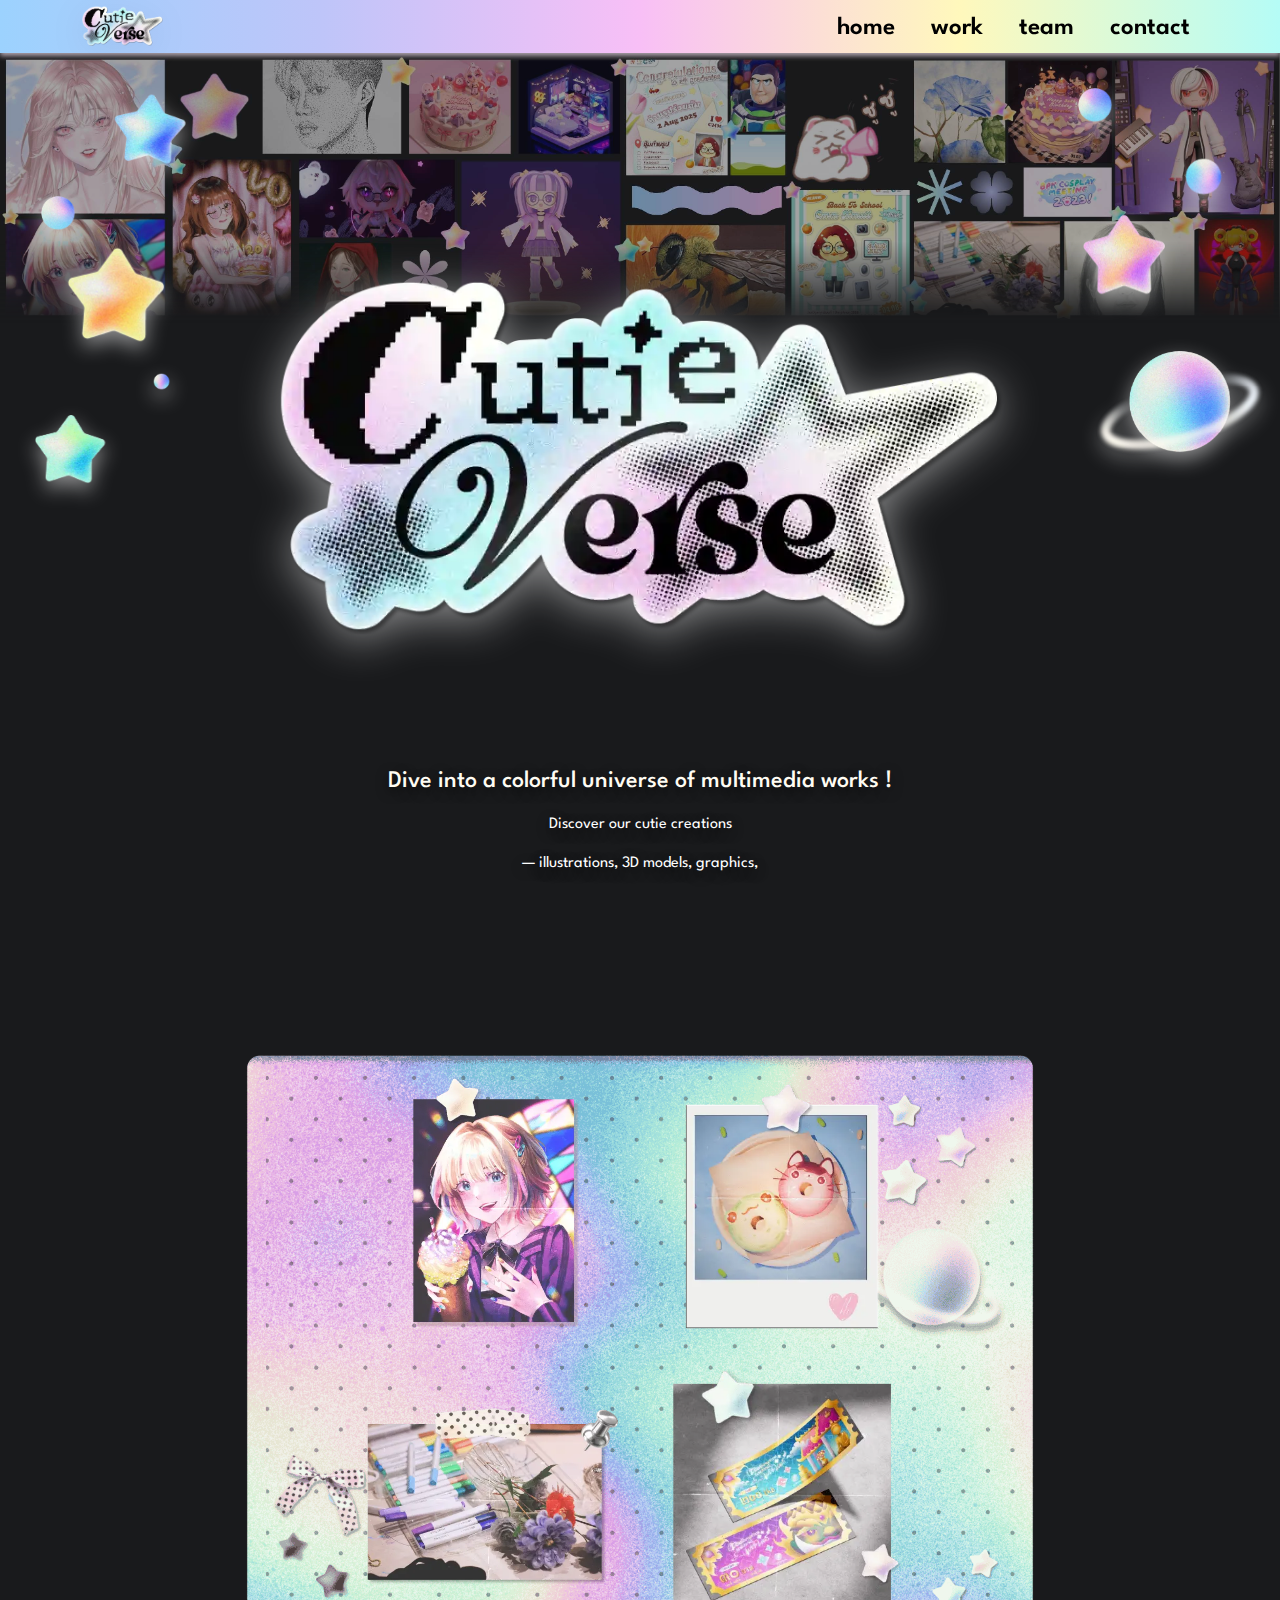
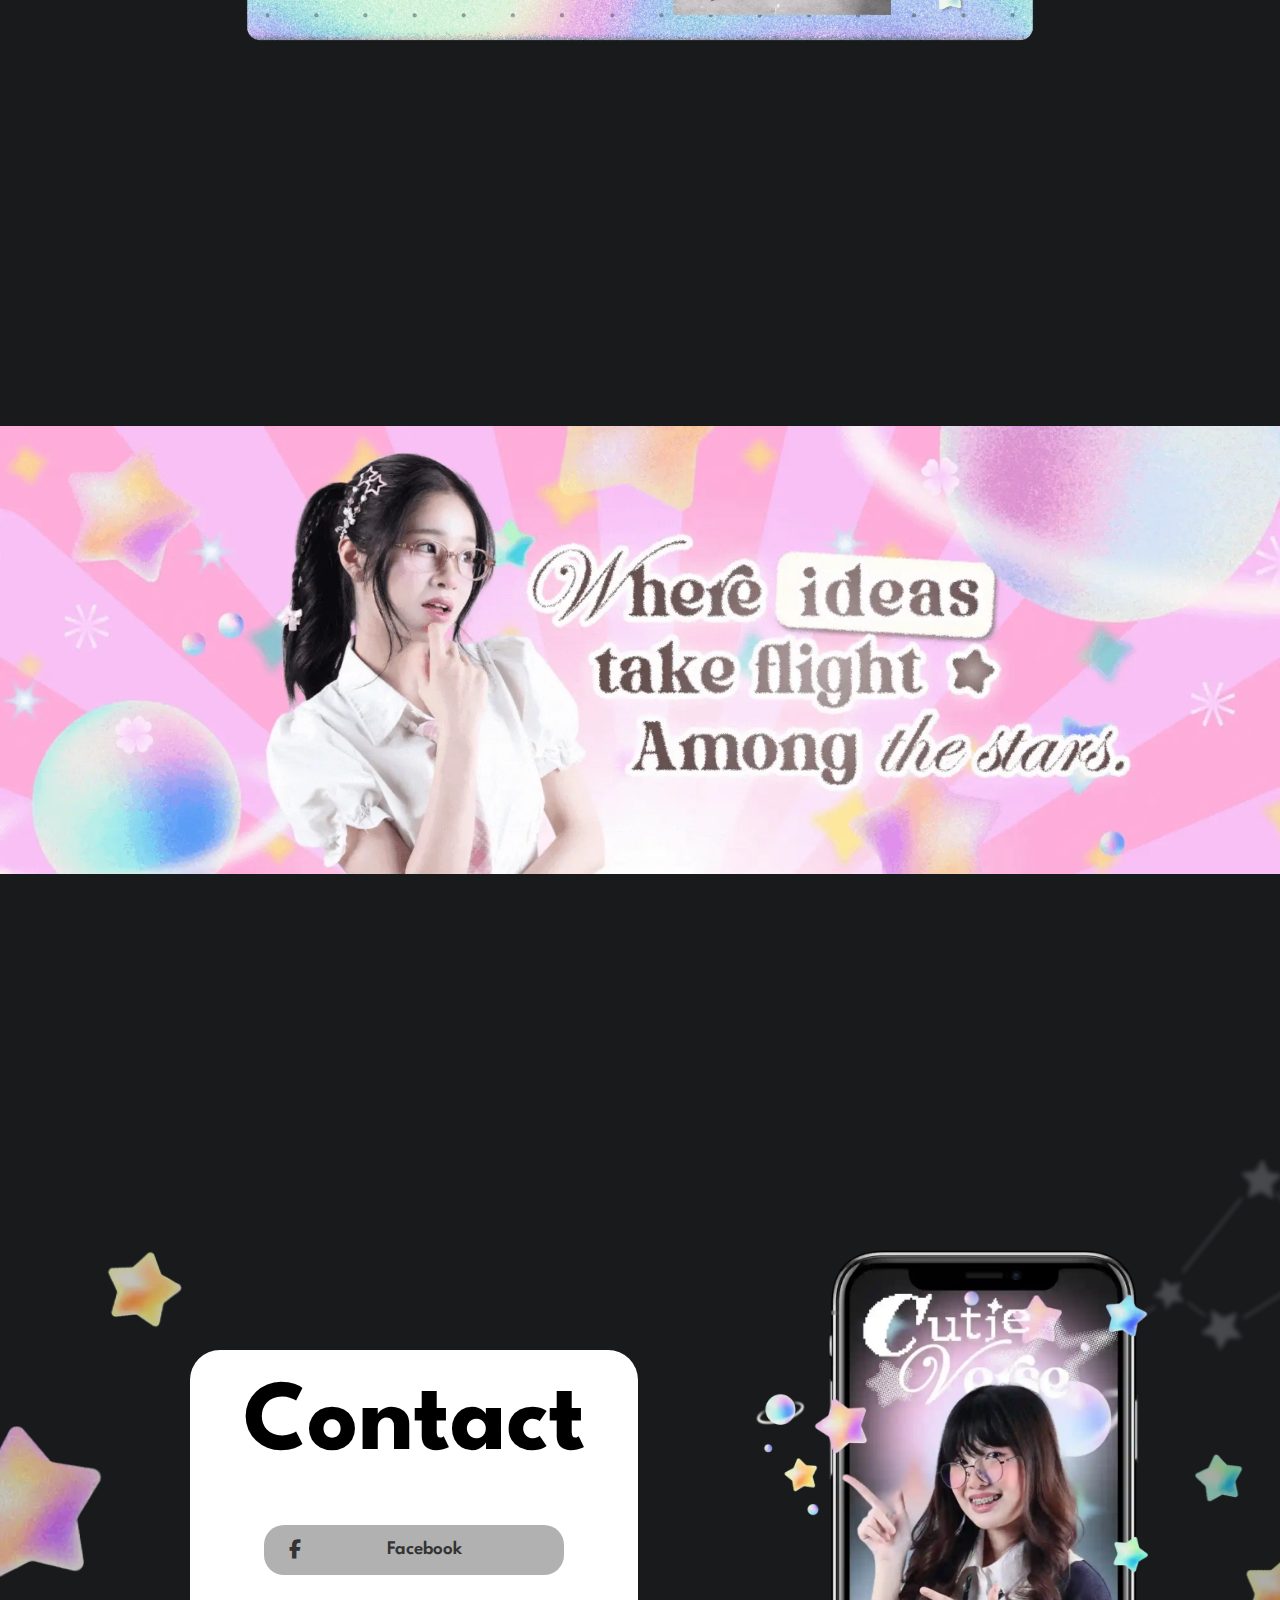
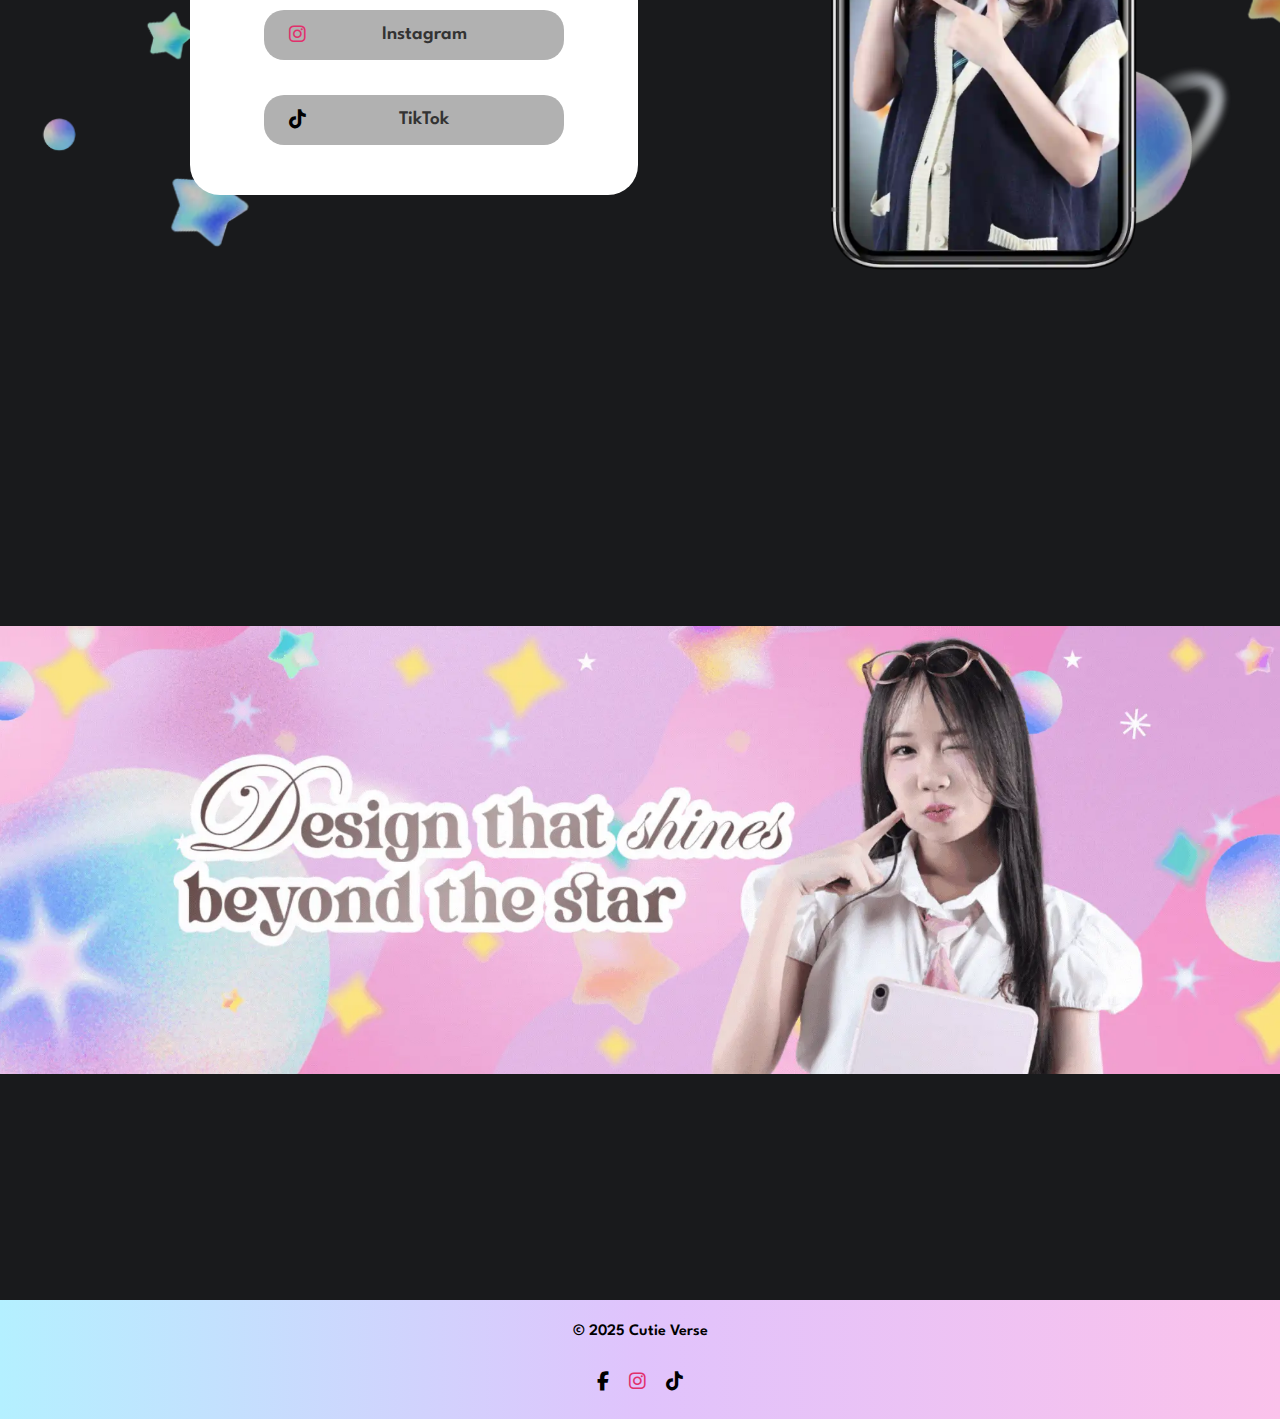
<file: index.html>
<!doctype html>
<html lang="en">

<head>
  <meta charset="utf-8" />
  <meta name="viewport" content="width=device-width, initial-scale=1" />
  <title>Cutie Verse</title>
  <link rel="icon" type="image/webp" href="logowebsticker.webp" />
  <link href="https://cdn.jsdelivr.net/npm/bootstrap@5.3.2/dist/css/bootstrap.min.css" rel="stylesheet">
  <link href="https://fonts.googleapis.com/css2?family=League+Spartan:wght@100..900&display=swap" rel="stylesheet">
  <link rel="stylesheet" href="https://cdnjs.cloudflare.com/ajax/libs/font-awesome/6.5.0/css/all.min.css">
  <!-- Custom styles -->
  <style>
    :root {
      --c1: #9cd2fe;
      /* light blue */
      --c2: #bec5f9;
      /* lavender */
      --c3: #f8bff6;
      /* pink */
      --c4: #fffcf3;
      /* cream (page bg) */
      --c5: #b5fcf6;
      /* mint */
      --text: #111217;
      --muted: #58616a;
      --shadow: rgba(17, 18, 23, 0.08);
    }

    /* Replace solid background with layered gradient using the palette */
    html,
    body {
      height: 100%;
      margin: 0;
      background-color: #191a1c;
      /* พื้นดำเต็มจอ */
      font-family: "League Spartan", sans-serif;
    }

    .navbar {
      z-index: 1000;
      position: fixed;
      width: 100%;
      top: 0;
      background: linear-gradient(90deg,
          rgba(156, 210, 254) 0%,
          rgba(190, 197, 249) 25%,
          /* ฟ้าเข้มบนสุด */
          rgb(248, 191, 246) 50%,
          rgba(255, 248, 188) 75%,
          /* ฟ้าเข้มบนสุด */
          rgb(181, 252, 246) 100%
          /* เขียวมิ้นต์จาง */

        );
      box-shadow: 0 3px 5px #b0a5af;
      padding: 0;
    }

    .navbar .container {
      display: flex;
      align-items: center;
      justify-content: space-between;
      /* logo ซ้าย, menu ขวา */
    }


    /* Utility class: apply palette background to sections */
    .bg-palette {
      background:
        radial-gradient(420px 260px at 10% 20%, rgba(156, 210, 254, 0.14), transparent 18%),
        radial-gradient(360px 220px at 90% 80%, rgba(190, 197, 249, 0.10), transparent 14%),
        linear-gradient(180deg, rgba(255, 255, 255, 0.6), rgba(255, 255, 255, 0.25));
      border-radius: 12px;
      box-shadow: 0 8px 24px rgba(2, 6, 23, 0.06);
    }

    .navbar-brand img {
      display: block;
      width: auto;
      max-height: 40px;
      /* mobile */
      height: auto;
      object-fit: contain;
      filter: drop-shadow(0 6px 18px rgba(2, 6, 23, 0.06));
    }

    /* Medium and up 
@media (min-width: 768px) {
  .navbar-brand img { max-height: 30px; }
}*/

    /* Large and up 
@media (min-width: 1200px) {
  .navbar-brand img { max-height: 40px; }
}*/


    /* Optional: adjust brand font-size if using text */
    .navbar-brand .brand-text,
    .navbar-brand.logo-text {
      font-size: 1.25rem;
    }

    /* Nav links */
    .navbar .nav-link {
      font-size: 25px;
      font-weight: 600;
      color: #000;
      transition: color .22s ease, background .22s ease;
      background: transparent;
      border-radius: 8px;
      padding: .35rem .35rem;
      padding-top: 0.6rem;
      margin: 0;
    }

    .navbar .nav-link:hover,
    .navbar .nav-link:focus {
      color: #f8bff6;
      background: linear-gradient(90deg, rgba(156, 210, 254, 0.18), rgba(181, 252, 246, 0.08));
      box-shadow: 0 8px 22px rgba(6, 35, 58, 0.06);
      transform: translateY(-2px);
    }

    /* Make active / current link stand out */
    .navbar .nav-link.active {
      color: #fff;
      background: #58616a;
      border-radius: 12px;
      padding: .35rem 0;
      box-shadow: 0 14px 36px rgba(6, 35, 58, 0.10);
      transform: translateY(-10px);
      transition: transform .45s cubic-bezier(.22, .9, .35, 1), opacity .35s ease;
    }

    /* Toggler button (visible on light bg) */
    .navbar .navbar-toggler {
      border: 1px solid rgba(6, 35, 58, 0.06);
      background: linear-gradient(180deg, rgba(255, 255, 255, 0.85), rgba(255, 255, 255, 0.7));
      transition: background .18s ease, transform .12s ease;
    }

    .navbar .navbar-toggler:active,
    .navbar .navbar-toggler:focus {
      transform: scale(.98);
    }

    /* Toggler icon color */
    .navbar-light .navbar-toggler-icon {
      background-image: url("data:image/svg+xml;charset=utf8,%3Csvg viewBox='0 0 30 30' xmlns='http://www.w3.org/2000/svg'%3E%3Cpath stroke='%23222' stroke-width='2' stroke-linecap='round' stroke-miterlimit='10' d='M4 7h22M4 15h22M4 23h22'/%3E%3C/svg%3E");
    }

    /* Remove default caret */
    .dropdown-toggle::after {
      display: none !important;
    }

    /* Cards / content */
    main .card {
      border: 0;
      border-radius: 12px;
      overflow: hidden;
      box-shadow: 0 10px 30px var(--shadow);
    }

    .card .card-body {
      background: linear-gradient(180deg, rgba(255, 255, 255, 0.85), rgba(255, 255, 255, 0.95));
    }

    /* ---------- Dropdown slide & color styling ---------- */
    /* Dropdown color theme (replace previous dropdown rules) */
    .dropdown {
      position: relative;
    }

    .dropdown-menu {
      position: absolute;
      top: 100%;
      left: 0;
      z-index: 1200;
      display: block;
      min-width: 200px;
      border-radius: 12px;
      /* new background using palette */
      background: #333;
      text-shadow: 0px 0px 3px #000000;
      border: 1px solid rgba(6, 35, 58, 0.06);
      box-shadow: 0 10px 15px rgba(255, 255, 255, 0.1);
      padding: .35rem 0;
      transform: translateY(-10px);
      opacity: 0;
      visibility: hidden;
      pointer-events: none;
      transition: transform .45s cubic-bezier(.22, .9, .35, 1), opacity 0.35s ease, visibility .01s linear;
      will-change: transform, opacity;
      color: var(--text);
    }

    /* visible state */
    .dropdown.show>.dropdown-menu,
    .dropdown-menu.show {
      transform: translateY(0);
      opacity: 1;
      visibility: visible;
      pointer-events: auto;
    }

    /* dropdown items color */
    .dropdown-item {
      color: #fff;
      padding: .5rem 1rem;
      transition: background .18s ease, color .12s ease;
    }

    /* item hover/focus - brighter gradient accent */
    .dropdown-item:hover,
    .dropdown-item:focus {
      background: rgb(245, 200, 245);
      color: #000;
      transform: translateX(2px);
    }

    /* closing state */
    .dropdown.closing>.dropdown-menu,
    .dropdown-menu.closing {
      transform: translateY(-14px);
      opacity: 0;
      visibility: visible;
      pointer-events: none;
    }

    /* keep hover behavior on pointer devices */
    @media (hover: hover) and (pointer: fine) {

      .dropdown:hover>.dropdown-menu,
      .dropdown:focus-within>.dropdown-menu {
        transform: translateY(0);
        opacity: 1;
        visibility: visible;
        pointer-events: auto;
      }
    }

    /* Accessibility: keyboard focus shows menu */
    .dropdown:focus-within>.dropdown-menu {
      transform: translateY(0);
      opacity: 1;
      visibility: visible;
      pointer-events: auto;
    }

    /* Small polish for page */
    /* Responsive spacing */
    @media (min-width:768px) {
      .navbar .nav-item+.nav-item {
        margin-left: 1.25rem;
      }

      .dropdown-menu {
        min-width: 220px;
      }
    }

    /* Footer / minor accents (use palette) */
    a.logo-accent {
      color: var(--c1);
      font-weight: 700;
    }

    .badge-palette {
      background: linear-gradient(90deg, var(--c1), var(--c2));
      color: #082032;
      border-radius: 999px;
      padding: .25rem .6rem;
    }

    .navbar-brand {
      display: inline-flex;
      align-items: center;
      transition: transform 0.18s ease, filter 0.18s ease, box-shadow 0.18s ease;
    }

    .navbar-brand:hover,
    .navbar-brand:focus {
      transform: scale(1.08);
      /* ขยายเล็กน้อย */
      filter: drop-shadow(0 8px 20px rgba(2, 6, 23, 0.1));
      /* เงาเบา */
      cursor: pointer;
    }

    @media (max-width: 767.98px) {

      /* Make sure submenus are hidden and have no pointer events */
      .nav-item.dropdown>.dropdown-menu {
        display: none !important;
        visibility: hidden !important;
        opacity: 0 !important;
        pointer-events: none !important;
        height: 0 !important;
        margin: 0 !important;
        padding: 0 !important;
      }
    }

    /* END NAV END NAV END NAV END NAV END NAV END NAV END NAV END NAV */
    .wrapper {
      width: 100%;
      height: 100vh;
      /* ความสูงเต็มหน้าจอ */
      overflow: hidden;
      /* ซ่อนส่วนที่เกิน */
      display: flex;
      justify-content: center;
      /* จัดกึ่งกลางแนวนอน */
      align-items: center;
      /* จัดกึ่งกลางแนวตั้ง */
      background-repeat: no-repeat;
      background-attachment: fixed;
      /* เลื่อนจอแล้วพื้นหลังอยู่กับที่ */
      background-position: center;
      background-size: cover;
      /* ปรับขนาดเต็มหน้าจอ */
      color: var(--text);
      top: 0px;
      z-index: 1;
      position: relative;
    }

    @media (max-width: 768px) {
      .wrapper {
        height: 100vh;
        /* ลดความสูงบนมือถือ */
        padding: 20px;
        /* เพิ่มระยะขอบ */
        flex-direction: column;
        /* ถ้ามี element หลายตัว ให้ stack แนวตั้ง */
      }

      @media (max-width: 576px) {
        .wrapper {
          height: 600px;
          /* ลดความสูงบนมือถือจอเล็ก */
        }
      }
    }

    .bg1 img {
      filter: blur(1px);
      position: absolute;
      top: 0;
      left: 0;
      width: 100%;
      height: 100vh;
      background-size: cover;
      /* ปรับภาพให้เต็มหน้าจอ */
      background-position: center;
      /* จัดกลาง */
      background-repeat: no-repeat;
      /* ไม่ให้ซ้ำ */
      z-index: -1;
      -webkit-mask-image: linear-gradient(to bottom,
          rgba(0, 0, 0, 1) 70%,
          /* 70% แรกทึบเต็มที่ (สีดำ = ทึบ) */
          rgba(0, 0, 0, 0) 100%
          /* 30% สุดท้ายไล่ระดับไปจนโปร่งใส (สีขาว = ทึบ, สีดำ = โปร่งใสในกรณี mask-image) */
        );
      mask-image: linear-gradient(to bottom,
          rgba(0, 0, 0, 1) 70%,
          rgba(0, 0, 0, 0) 100%);
    }

    .pic-h {
      display: block;
      max-width: 60%;
      /* ปรับขนาดไม่เกิน 80% ของ container */
      height: auto;
      /* รักษาอัตราส่วนภาพ */
      margin: 0 auto;
      /* จัดให้อยู่กลางแนวนอน */
      filter: drop-shadow(0 8px 20px rgba(255, 255, 255, 0.5));
      /* เงาเบา */
      transition: transform 0.3s ease;
    }

    .pic-h:hover {
      transform: scale(1.05);
      transition: transform 0.3s ease;
    }

    .container-sli {
      width: 100%;
      /* ความสูงเต็มหน้าจอ */

      overflow: hidden;
      /* ซ่อนส่วนที่เกิน */
      display: flex;
      justify-content: center;
      /* จัดกึ่งกลางแนวนอน */
      align-items: center;
      /* จัดกึ่งกลางแนวตั้ง */
      position: absolute;
      top: 52px;
      left: 0;
      z-index: 0;
      -webkit-mask-image: linear-gradient(to bottom,
          rgba(0, 0, 0, 1) 70%,
          /* 70% แรกทึบเต็มที่ (สีดำ = ทึบ) */
          rgba(0, 0, 0, 0) 100%
          /* 30% สุดท้ายไล่ระดับไปจนโปร่งใส (สีขาว = ทึบ, สีดำ = โปร่งใสในกรณี mask-image) */
        );
      mask-image: linear-gradient(to bottom,
          rgba(0, 0, 0, 1) 70%,
          rgba(0, 0, 0, 0) 100%);
    }

    .slide-wrapper {
      display: flex;
      width: 200vw;
      /* ความกว้างรวมของภาพทั้งหมด */
      height: auto;
      animation: slide-loop 60s linear infinite;
    }

    .container-sli img {
      width: 100%;
      height: auto;
      object-fit: cover;
      flex-shrink: 0;
      display: block;
      opacity: 0.6;
    }

    @media (max-width: 576px) {
      .container-sli {
        /* ลดความสูงบนมือถือจอเล็ก */
      }
    }

    @keyframes slide-loop {

      0%,
      4% {
        transform: translateX(0);
      }

      48%,
      52% {
        transform: translateX(-100vw);
      }

      96%,
      100% {
        transform: translateX(0);
      }
    }

    /* เพิ่ม responsive สำหรับหน้าจอใหญ่ขึ้น */
    @media (max-width: 768px) {
      .pic-h {
        max-width: 50%;
      }
    }


    .str-blue {
      position: absolute;
      top: 120px;
      left: 100px;
      width: 100px;
      height: auto;
      filter: drop-shadow(0 8px 10px rgba(255, 255, 255, 0.5));
      /* เงาเบา */
    }

    .bll-1 {
      position: absolute;
      top: 250px;
      left: 250px;
      width: 50px;
      height: auto;
      filter: drop-shadow(0 8px 10px rgba(255, 255, 255, 0.5));
      /* เงาเบา */
    }

    .str-yellow {
      position: absolute;
      top: 285px;
      left: 50px;
      width: 170px;
      transform: rotate(45deg);
      height: auto;
      filter: drop-shadow(0 8px 10px rgba(255, 255, 255, 0.5));
      /* เงาเบา */
    }

    .bll-2 {
      position: absolute;
      top: 525px;
      left: 100px;
      width: 25px;
      height: auto;
      filter: drop-shadow(0 8px 10px rgba(255, 255, 255, 0.5));
      /* เงาเบา */
    }

    .str-green {
      position: absolute;
      bottom: 50px;
      left: 225px;
      width: 125px;
      height: auto;
      filter: drop-shadow(0 8px 10px rgba(255, 255, 255, 0.5));
      /* เงาเบา */
      transform: rotate(90deg);
    }

    .bll-3 {
      position: absolute;
      top: 110px;
      right: 415px;
      width: 50px;
      height: auto;
      filter: drop-shadow(0 8px 10px rgba(255, 255, 255, 0.5));
      /* เงาเบา */
    }

    .bll-4 {
      position: absolute;
      top: 150px;
      right: 50px;
      width: 60px;
      height: auto;
      filter: drop-shadow(0 8px 10px rgba(255, 255, 255, 0.5));
      /* เงาเบา */
    }

    .str-pink {
      position: absolute;
      top: 200px;
      right: 140px;
      width: 150px;
      height: auto;
      filter: drop-shadow(0 8px 10px rgba(255, 255, 255, 0.5));
      /* เงาเบา */
      transform: rotate(80deg);
    }

    .saturn {
      position: absolute;
      bottom: 50px;
      right: 50px;
      width: 300px;
      height: auto;
      filter: drop-shadow(0 8px 10px rgba(255, 255, 255, 0.5));
      /* เงาเบา */
    }

    @media (max-width: 575px) {
      .str-blue {
        display: none;
      }

      .bll-1 {
        display: none;
      }

      .str-yellow {
        display: none;
      }

      .bll-2 {
        display: none;
      }

      .str-green {
        display: none;
      }

      .bll-3 {
        display: none;
      }

      .bll-4 {
        display: none;
      }

      .str-pink {
        display: none;
      }

      .saturn {
        display: none;
      }
    }

    @media (min-width: 576px) and (max-width: 767px) {
      .str-blue {
        width: 70px;
        top: 80px;
        left: 50px;
      }

      .bll-1 {
        width: 40px;
        top: 188px;
        left: 20px;
      }

      .str-yellow {
        width: 110px;
        top: 230px;
        left: 30px;
      }

      .bll-2 {
        width: 18px;
        top: 370px;
        left: 120px;
      }

      .str-green {
        width: 80px;
        top: 400px;
        left: 15px;
      }

      .bll-3 {
        width: 40px;
        top: 80px;
        right: 130px;
      }

      .bll-4 {
        width: 40px;
      }

      .str-pink {
        width: 90px;
        top: 200px;
        right: 70px;
      }

      .saturn {
        width: 150px;
        top: 340px;
        right: 10px;
      }
    }

    @media (min-width: 768px) {
      .str-blue {
        width: 100px;
        top: 80px;
        left: 100px;
        width: 100px;
      }

      .bll-1 {
        width: 50px;
        top: 188px;
        left: 33px;
      }

      .str-yellow {
        width: 132px;
        top: 230px;
        left: 50px;
      }

      .bll-2 {
        width: 23px;
        top: 370px;
        left: 150px;
      }

      .str-green {
        width: 100px;
        top: 400px;
        left: 20px;
      }

      .bll-3 {
        width: 50px;
        top: 80px;
        right: 160px;
      }

      .bll-4 {
        width: 53px;
      }

      .str-pink {
        width: 112px;
        top: 200px;
        right: 100px;
      }

      .saturn {
        width: 180px;
        top: 340px;
        right: 10px;
      }
    }

    .scr-r img {
      transition: transform 0.1s linear;
      /* ทำให้ขยับ smooth */
      will-change: transform;
      /* browser render smoother */
      transform: translateX(0);
      /* เริ่มตรงกลาง */

    }

    .scr-l img {
      transition: transform 0.1s linear;
      /* ทำให้ขยับ smooth */
      will-change: transform;
      /* browser render smoother */
      transform: translateX(0);
      /* เริ่มตรงกลาง */
    }

    .home-text {
      position: absolute;
      left: 50%;
      bottom: 7vh;
      /* ล็อกระยะจากล่างจอ (ปรับค่านี้ได้ตามใจเลย) */
      transform: translateX(-50%);
      width: 90%;
      max-width: 1500px;
      color: #fff;
      font-size: clamp(3rem, 2.8vw, 1.8rem);
      /* ขนาดตัวอักษร responsive แต่ไม่ลอย */
      text-align: center;
      text-shadow: 0 4px 12px rgba(0, 0, 0, 0.6);
      z-index: 3;
      line-height: 1.4;
      /* ไม่ให้ข้อความบังคลิกโลโก้ */
      /* ล็อกตายตัวเพิ่มเติม */
      margin: 0;
      padding: 0;

    }

    @media (min-width: 768px) {
      .home-text {
        font-size: clamp(1.5rem, 2.2vw, 2.5rem);
        /* ขนาดตัวอักษรบนจอใหญ่ */
      }
    }

    .container-work {
      position: relative;
      display: block;
      top: 0;
      left: 0;
      width: 100%;
      height: 100vh;
      /* กำหนดความสูงของ container */
      display: flex;
      justify-content: center;
      align-items: center;
      z-index: 2;
      /* ให้ container อยู่เหนือ background */
      overflow: hidden;
    }

    .w-board {
      aspect-ratio: 1 / 1 !important;
      max-width: 1080px !important;
      margin: 0 auto;
      display: flex;
      justify-content: center;
      align-items: center;
    }

    .board-pic {
      position: absolute;
      width: 100%;
      height: 100%;
      object-fit: contain;
      z-index: 1;
    }

    @media (max-width: 768px) {
      .w-board {
        width: 90vw !important;
        /* บนมือถือเต็มจอ */
        max-width: none !important;
        /* เพิ่มช่องว่างระหว่างไอเท็ม */
      }

      .board-pic {
        height: 60%;
        width: 140%;
        object-fit: fill;
        /* ปรับภาพให้เต็มบนมือถือ */
      }
    }

    .work-category {
      position: relative;
      z-index: 2;
      width: 100%;
      gap: 30px;
      display: grid !important;
      grid-template-columns: 1fr 1fr !important;
      grid-template-rows: 1fr 1fr !important;
      place-items: center !important;
      box-sizing: border-box !important;
    }

    @media (max-width: 768px) {
      .work-category {
        width: 80%;
        grid-template-columns: 1fr 1fr !important;
        grid-template-rows: auto auto auto auto !important;
        /* 4 แถว บนมือถือ */
        gap: 15px !important;
        /* เพิ่มช่องว่างระหว่างไอเท็ม */
      }
    }

    /* adjust image sizing inside each work-item (only size & position) */
    .work-category .work-item {
      width: 100% !important;
      height: 100% !important;
      max-width: 260px !important;
      /* ล็อคขนาด item ไม่ให้เกิน 195px */
      max-height: 260px !important;
      display: flex !important;
      justify-content: center !important;
      align-items: center !important;
      transition: transform 0.32s ease !important;
    }

    .work-category .work-item img {
      width: 100% !important;
      height: 100% !important;
      object-fit: contain !important;
      object-position: center;
      background: transparent !important;
    }

    /* Tablet กลาง ๆ */
    .work-category .work-item:hover {
      transform: scale(1.10) !important;
      filter: brightness(1.1);
    }

    /* 🔹 work-detail position */
    .work-detail {
      position: relative;
      min-height: 120px;
    }

    .work-detail>div {
      opacity: 0;
      transform: translateX(0);
      transition: opacity .35s, transform .35s;
      position: absolute;
      left: -450px;
      top: 0;
      width: 500px;
      z-index: 1;
      padding: 10px;
      transition: transform 0.5s ease;
    }


    /* bg color */
    .draw-detail {
      font-size: 30px;
      background: #EEAECA;
      background: linear-gradient(rgba(156, 210, 254) 0%,
          rgba(190, 197, 249) 25%,
          /* ฟ้าเข้มบนสุด */
          rgb(248, 191, 246) 50%,
          rgb(181, 252, 246) 100%
          /* เขียวมิ้นต์จาง */
        );
      border-radius: 5px;
    }

    .threed-detail {
      font-size: 30px;
      background: #EEAECA;
      background: linear-gradient(rgba(156, 210, 254) 0%,
          rgba(190, 197, 249) 25%,
          /* ฟ้าเข้มบนสุด */
          rgb(248, 191, 246) 50%,
          rgb(181, 252, 246) 100%
          /* เขียวมิ้นต์จาง */
        );
      border-radius: 5px;
    }

    .prod-detail {
      font-size: 30px;
      background: #EEAECA;
      background: linear-gradient(rgba(156, 210, 254) 0%,
          rgba(190, 197, 249) 25%,
          /* ฟ้าเข้มบนสุด */
          rgb(248, 191, 246) 50%,
          rgb(181, 252, 246) 100%
          /* เขียวมิ้นต์จาง */
        );
      background: #EEAECA;
      background: linear-gradient(rgba(156, 210, 254) 0%,
          rgba(190, 197, 249) 25%,
          /* ฟ้าเข้มบนสุด */
          rgb(248, 191, 246) 50%,
          rgb(181, 252, 246) 100%
          /* เขียวมิ้นต์จาง */
        );
      border-radius: 5px;
    }

    .graphic-detail {
      font-size: 30px;
      background: #EEAECA;
      background: linear-gradient(rgba(156, 210, 254) 0%,
          rgba(190, 197, 249) 25%,
          /* ฟ้าเข้มบนสุด */
          rgb(248, 191, 246) 50%,
          rgb(181, 252, 246) 100%
          /* เขียวมิ้นต์จาง */
        );
      border-radius: 5px;

    }

    /* ---------- Centering container-board ---------- */
    .container-board {
      display: flex;
      justify-content: center;
      align-items: center;
      min-height: 100vh;
      /* center แนวตั้ง */
      width: 100%;
      transition: justify-content .3s, align-items .3s;
      transition: transform 1s cubic-bezier(.22, .9, .35, 1);
    }

    .container-board.move-left {
      transform: translateX(-140px);
    }

    section {
      width: 100%;
      height: 100vh;
      /* เต็มความสูงหน้าจอ */
      overflow: hidden;
      /* ไม่ให้เห็นภาพที่อยู่นอกจอ */
      align-items: center;
      justify-content: center;
      display: flex;
    }

    .container-gif {
      display: flex;
      width: 100%;
      height: auto;
    }


    .gif-cutieverse {
      width: 100%;
      height: auto;
      object-fit: cover;
      flex-shrink: 0;
      display: block;
    }

    .container-gif2 {
      width: 100%;
      height: auto;
      object-fit: cover;
      flex-shrink: 0;
      display: block;
    }

    .footer {
      background: linear-gradient(to right, #b4f0ff, #e0c3fc, #fbc2eb);
      /* ไล่สีพาสเทล */
      color: #000;
      padding: 20px 0;
      text-align: center;
      font-weight: 600;
      position: relative;
      bottom: 0;
      width: 100%;

    }

    .footer-content {
      display: flex;
      flex-direction: column;
      align-items: center;
      gap: 10px;
    }

    .social-links a {
      color: #000;
      margin: 0 8px;
      font-size: 1.2rem;
      transition: transform 0.3s, color 0.3s;
    }

    .social-links a:hover {
      transform: scale(1.2);
      color: #ff66c4;
    }

    .container-contact {
      display: flex;
      /* เปิดใช้งาน Flexbox สำหรับการแบ่งซ้ายขวา */
      flex-wrap: wrap;
      /* อนุญาตให้คอลัมน์ขึ้นบรรทัดใหม่เมื่อหน้าจอแคบ */
      min-height: 100vh;
      /* ให้เต็มความสูงของหน้าจอ */
    }

    /* สไตล์สำหรับแต่ละคอลัมน์ */
    .column {
      flex: 1;
      /* ทำให้คอลัมน์ขยายตัวเท่าๆ กัน */
      padding: 20px;
      box-sizing: border-box;
      min-width: 50%;
      /* กำหนดความกว้างขั้นต่ำก่อนจะขึ้นบรรทัดใหม่ */
    }

    /* สไตล์สำหรับคอลัมน์ซ้าย (Contact) */
    .left-column-contact {
      display: flex;
      flex-direction: column;
      justify-content: center;
      /* จัดให้อยู่ตรงกลางแนวตั้ง */
      align-items: center;
      /* จัดให้อยู่ตรงกลางแนวนอน */
      text-align: center;
    }

    /* Contact page */
    .container-contact {
      position: relative;
      width: 100%;
      min-height: 100vh;
      overflow: hidden;
    }

    .contact-wrapper,
    .wrapper-item2,
    .contact-details {
      position: relative;
      z-index: 2;
    }

    .contact-details {
      margin-top: 250px;
      flex: 1;
      display: flex;
      flex-direction: column;
      justify-content: center;
      align-items: center;
      gap: 15px;
      background-color: #ffffff;
      height: auto;
      width: 70%;
      border-radius: 30px;
      padding-bottom: 40px;
      overflow: visible;
      position: relative;
      right: -20px;
    }

    .contact-item1 {
      font-size: 100px;
      font-weight: 700;
      color: #000;
    }

    .cont-fb,
    .cont-ig,
    .cont-tiktok {
      margin: 10px 0;
    }

    .cont-fb a,
    .cont-ig a,
    .cont-tiktok a {
      display: flex;
      text-decoration: none;
      font-size: 1.2rem;
      font-weight: 600;
      color: #333;
      transition: color 0.3s;
      height: 50px;
      width: 300px;
      border-radius: 20px;
      background-color: #b1b1b1;
      align-items: center;
      justify-content: center;
      position: relative;
    }

    .contact-details p {
      margin: 0;
      padding-left: 20px;
      line-height: 0;
    }

    .contact-details i {
      position: absolute;
      left: 25px;
    }

    .cont-fb a:hover {
      color: #1877f2;
    }

    .cont-ig a:hover {
      color: #e1306c;
    }

    .cont-tiktok a:hover {
      color: #000;
    }

    .wrapper-item2 {
      position: absolute;
      width: 50%;
      height: 100vh;
      top: 100px;
      right: 0;
      justify-content: center;
      align-items: center;
      display: flex;
    }

    .contact-item2 {
      position: absolute;
      top: 0px;
      border-radius: 10px;
      overflow: hidden;
      left: 90px;
    }

    .contact-item2 img {
      height: 80vh;
    }

    .wrapper-item2 img:hover {
      transform: scale(1.05);
      box-shadow: 0 25px 50px rgba(99, 99, 99, 0.45);
    }

    .star-left,
    .star-right {
      position: absolute;
      top: 0;
      height: 100%;
      object-fit: cover;
      z-index: 0;
      pointer-events: none;
    }

    .star-left {
      left: 0;
      width: 50%;
      opacity: .8;
    }

    .star-right {
      right: 0;
      width: 50%;
      opacity: .7;
    }

    /* Footer */

    /* ================= Responsive ================= */

    @media (max-width: 360px) {
      body {
        display: flex;
        flex-direction: column;
        min-height: 100vh;
        margin: 0;
        background-color: #191a1c;
        align-items: center;
      }

      /* Navbar */
      .navbar {
        padding: 5px 10px;
      }

      .navbar .nav-link {
        font-size: 16px;
        /* เล็กลง */
        padding: 0.25rem 0.5rem;
        margin: 0 2px;
      }

      .navbar-brand img {
        max-height: 25px;
      }

      /* Contact container */
      .contact-details {
        width: 95%;
        margin: 120px 0 20px 0;
        padding: 30px 20px 40px;
        border-radius: 20px;
        display: flex;
        flex-direction: column;
        align-items: center;
        gap: 25px;
        background-color: #fff;
      }

      /* Contact title */
      .contact-item1 {
        font-size: 24px;
        text-align: center;
        line-height: 1.5;
        /* เพิ่มบรรทัดเว้นให้เพียงพอ */
        word-wrap: break-word;
        overflow-wrap: break-word;
      }

      /* Contact text */
      .contact-details p {
        font-size: 0.95rem;
        line-height: 1.6;
        /* เพิ่มความสูงบรรทัด */
        padding-left: 80px;
        padding-right: 20px;
        text-align: center;
        word-wrap: break-word;
        overflow-wrap: break-word;
        margin-left: 0;
        margin-right: 20px
      }

      /* Social buttons */
      .cont-fb a,
      .cont-ig a,
      .cont-tiktok a {
        width: 100%;
        font-size: 0.95rem;
        font-weight: 600;
        height: 50px;
        margin-bottom: 15px;
        padding-right: 20px;
        justify-content: center;
        align-items: center;
        display: flex;
        word-break: break-word;
        text-align: center;
      }

      .contact-details i {
        left: 15px;
        font-size: 1.1rem;
      }

      /* Hide images for mobile */
      .wrapper-item2,
      .contact-item2,
      .wrapper-item2 img,
      .star-left,
      .star-right {
        display: none !important;
      }

      /* Footer */
      .footer {
        margin-top: auto;
        width: 100%;
        text-align: center;
        font-size: 0.9rem;
        padding: 15px 0;
      }
    }




    /* Tablet / iPad (768x1024) */
    @media (min-width: 481px) and (max-width: 1024px) {
      .contact-wrapper {
        width: 70%;
        margin-left: 50px;
      }

      .contact-item1 {
        font-size: 70px;
      }

      .cont-fb a,
      .cont-ig a,
      .cont-tiktok a {
        width: 250px;
        font-size: 1.1rem;
        height: 50px;
      }

      .home-text {}

      .wrapper-item2 {
        width: 50%;
        top: 200px;
        /* เพิ่มจาก 50px → 120px เพื่อเลื่อนรูปลง */
        right: 0;
      }

      .contact-item2 img {
        height: 65vh;
        /* ขนาดเดิม */
        left: 50px;
      }

      .star-left,
      .star-right {
        width: 50vw;
        height: 100vh;
      }

      .navbar .nav-link {
        font-size: 22px;
      }
    }


    /* Desktop / Full HD (1920x1080) */
    @media (min-width: 1025px) {
      .contact-wrapper {
        width: 50%;
        margin-left: 170px;
      }

      .contact-item1 {
        font-size: 100px;
      }

      .cont-fb a,
      .cont-ig a,
      .cont-tiktok a {
        width: 300px;
        font-size: 1.2rem;
        height: 50px;
      }

      .wrapper-item2 {
        width: 50%;
        top: 100px;
        right: 0;
      }

      .contact-item2 img {
        height: 80vh;
        left: 90px;
      }

      .star-left,
      .star-right {
        width: 50vw;
        height: 100vh;
      }

      .navbar .nav-link {
        font-size: 25px;
      }
    }


    /* สไตล์สำหรับไอคอนโซเชียล */
    .social-icons a {
      font-size: 30px;
      margin: 0 15px;
      color: #555;
      transition: color 0.3s;
      text-decoration: none;
    }

    .social-icons a:hover {
      color: #007bff;
      /* เปลี่ยนสีเมื่อโฮเวอร์ */
    }

    /* สไตล์เฉพาะไอคอน (ถ้าต้องการให้มีสีตามแบรนด์) */
    .fa-facebook {
      color: #3b5998;
    }

    .fa-instagram {
      color: #E1306C;
    }

    .fa-tiktok {
      color: #000000;
    }

    /* สไตล์สำหรับคอลัมน์ขวา (Image) */
    .right-column-image {
      display: flex;
      justify-content: center;
      align-items: center;
    }

    .image-placeholder {
      max-width: 60%;
    }

    /* Media Query: สำหรับหน้าจอที่มีความกว้างน้อยกว่า 768px */
    @media (max-width: 768px) {
      .container-contact {
        flex-direction: column;
        /* เรียงคอลัมน์ซ้อนกันในแนวตั้ง */
      }

      .column {
        min-width: 100%;
        /* ให้แต่ละคอลัมน์กินพื้นที่เต็มความกว้าง */
        height: auto;
      }

      /* กำหนดความสูงสำหรับรูปภาพในโหมดมือถือ */
      .right-column-image {
        min-height: 300px;
      }

      .image-placeholder {
        max-width: 50%;
      }
    }

    /* Media Query: สำหรับหน้าจอ Desktop/Tablet */
    @media (min-width: 769px) {
      .left-column-contact {
        /* กำหนดความกว้างเริ่มต้นให้คอลัมน์ซ้าย (ตัวอย่าง 40%) */
        flex: 2;
      }

      .right-column-image {
        /* กำหนดความกว้างเริ่มต้นให้คอลัมน์ขวา (ตัวอย่าง 60%) */
        flex: 3;
      }
      .pic-h {
    margin-top: -10vh !important;  /* ขยับลง */
    max-width: 80% !important;   /* เดิมประมาณ 50–60% → ขยาย */
    transform: scale(1.1);       /* เพิ่มความใหญ่แบบเนียน */
      }
      
    }

    /* ปรับ layout เฉพาะจอมือถือเล็ก 360px–480px */
@media (max-width: 480px) {

  /* ลดช่องว่างด้านบนของ Contact */
  .contact-details {
    margin-top: 60px !important;   /* เดิม 120–250px */
    padding-top: 20px !important;
  }

  /* ลดความสูง container-contact ไม่ให้กินพื้นที่สูงเกินไป */
  .container-contact {
    min-height: auto !important;
    padding-top: 20px;
    padding-bottom: 20px;
  }

  /* ลดช่องว่างก่อน GIF2 */
  section .container-gif2,
  .container-gif2 {
    margin-top: 20px !important;
  }

  /* ปรับ section แต่ละอันให้ไม่กินความสูง 100vh บนมือถือ */
  section {
    height: auto !important;
    min-height: auto !important;
  }

  .container-gif2 {
    margin-bottom: 40px !important; /* ระยะห่างก่อนถึง footer */
    display: block;
  }

  /* เอา margin ที่ถูก reset ก่อนหน้าออกจาก section นี้ */
  section:last-of-type {
    margin-bottom: 0 !important;
    padding-bottom: 20px !important;
  }
   .pic-h {
    margin-top: -10vh !important;  /* ขยับลง */
    max-width: 60% !important;   /* เดิมประมาณ 50–60% → ขยาย */
    transform: scale(1.1);       /* เพิ่มความใหญ่แบบเนียน */
  }
  }

  .home-text {
    width: 95% !important;      /* ให้กว้างขึ้นเต็มเกือบหน้าจอ */
    max-width: none !important; /* เอาขีดจำกัดเดิมออก */
    left: 50% !important;
    transform: translateX(-50%) !important;
    font-size: 1rem !important; /* ปรับขนาดให้พอดี */
    line-height: 1.4 !important;
  }

  .container-logo {
    margin-top: 60px !important;  /* ปรับค่าตามที่ต้องการ */
  }

  .home-text {
    bottom: 1vh !important;   /* ขยับลง */
  }
  
  .wrapper {
    min-height: 90vh !important;   /* จากเดิม 100vh → ขยายลง */
    padding-top: 40px !important;   /* เผื่อระยะให้ข้อความไม่ชนขอบ */

    
  }

  @media (max-width: 360px) {

  
   .contact-details {
    width: 85%;               
    max-width: 300px;         
    margin: 140px auto 20px;  
    padding: 30px 20px 40px;
    border-radius: 20px;
    display: flex;
    flex-direction: column;
    align-items: center;
    gap: 25px;
    background-color: #fff;
    right: 0 !important;
  }

  
  .contact-wrapper {
    width: 100%;
    margin: 0 auto;
    display: flex;
    justify-content: center; 
  }
}

@media (min-width: 1400px) {
  .home-text p {
    font-size: 2.2rem !important;   
    line-height: 1.4 !important;
  }
 
  .home-text p:first-child {
    font-size: 2.8rem !important;
    font-weight: 600 !important;
  }
}

@media  (max-width: 768px) {
  .pic-h {
    margin-top: -10vh !important;  /* ขยับลง */
    max-width: 70% !important;   /* เดิมประมาณ 50–60% → ขยาย */
    transform: scale(1.1);       /* เพิ่มความใหญ่แบบเนียน */
  }
}

@media (max-width: 1024px) {
  .pic-h {
    margin-top: -10vh !important;  /* ขยับลง */
    max-width: 70% !important;     /* ลดขนาดโลโก้ */
    transform: scale(0.8);         /* ทำให้โลโก้เล็กลง */
  }
}


    /* ...existing CSS... */
  </style>

  <!-- Footer -->
  <!-- Bootstrap JS bundle (Popper included) -->
  <script src="https://cdn.jsdelivr.net/npm/bootstrap@5.3.2/dist/js/bootstrap.bundle.min.js"></script>

  <script>
    document.addEventListener('DOMContentLoaded', function () {
      const scrollImgsLeft = document.querySelectorAll('.scr-l img');
      const scrollImgsRight = document.querySelectorAll('.scr-r img');

      if (scrollImgsLeft.length === 0 && scrollImgsRight.length === 0) return;

      let ticking = false;

      function updateParallax() {
        const scrollTop = window.pageYOffset || document.documentElement.scrollTop;

        scrollImgsLeft.forEach(img => {
          const speed = -0.5;
          img.style.transform = `translateX(${scrollTop * speed}px)`;
        });

        scrollImgsRight.forEach(img => {
          const speed = 0.5;
          img.style.transform = `translateX(${scrollTop * speed}px)`;
        });

        ticking = false;
      }

      window.addEventListener('scroll', function () {
        if (!ticking) {
          window.requestAnimationFrame(updateParallax);
          ticking = true;
        }
      }, { passive: true });

      // เรียกครั้งแรกเพื่อกำหนดตำแหน่งเริ่มต้น
      updateParallax();
    });
  </script>
  <script>
    document.addEventListener('DOMContentLoaded', function () {
      var hoverCapable = window.matchMedia('(hover: hover) and (pointer: fine)').matches;
      var isSmallScreen = window.matchMedia('(max-width: 767.98px)').matches;

      document.querySelectorAll('.dropdown-toggle').forEach(function (toggle) {
        // On small screens we want no dropdown toggling: keep 'work' as a normal link
        if (isSmallScreen) {
          toggle.removeAttribute('data-bs-toggle');
          // Also ensure aria attributes are correct
          toggle.setAttribute('aria-expanded', 'false');
        } else {
          // keep current behavior for larger screens
          if (hoverCapable) {
            toggle.removeAttribute('data-bs-toggle');
          } else {
            if (!toggle.hasAttribute('data-bs-toggle')) {
              toggle.setAttribute('data-bs-toggle', 'dropdown');
            }
          }
        }

        // keyboard support
        toggle.addEventListener('keydown', function (e) {
          var code = e.key || e.keyCode;
          if (code === 'Enter' || code === ' ' || code === 13 || code === 32) {
            e.preventDefault();
            if (window.bootstrap && bootstrap.Dropdown) {
              var dd = bootstrap.Dropdown.getOrCreateInstance(toggle);
              dd.toggle();
            }
          }
        });
      });

      // only attach hover open/close logic on hover-capable bigger screens
      if (hoverCapable && !isSmallScreen) {
        document.querySelectorAll('.dropdown').forEach(function (drop) {
          var toggle = drop.querySelector('.dropdown-toggle');
          var menu = drop.querySelector('.dropdown-menu');
          var openTimer = null;
          var closeTimer = null;
          var openDelay = 600;   // small delay before opening
          var closeDelay = 600;  // longer delay to allow pointer movement

          function doOpen() {
            clearTimeout(closeTimer);
            drop.classList.add('show');
            if (menu) menu.classList.add('show');
            if (toggle) toggle.setAttribute('aria-expanded', 'true');
          }

          function doClose() {
            clearTimeout(openTimer);
            // add closing class so CSS moves it out smoothly
            drop.classList.add('closing');
            if (menu) menu.classList.add('closing');

            // wait for transitionend on the menu, then remove classes
            var onEnd = function (e) {
              // ensure we respond to transform/opacity transition only
              if (e.propertyName !== 'transform' && e.propertyName !== 'opacity') return;
              // cleanup
              drop.classList.remove('show', 'closing');
              if (menu) menu.classList.remove('show', 'closing');
              if (toggle) toggle.setAttribute('aria-expanded', 'false');
              // remove listener
              if (menu) menu.removeEventListener('transitionend', onEnd);
            };

            // if menu exists attach listener, otherwise remove immediately
            if (menu) {
              menu.addEventListener('transitionend', onEnd);
              // fallback: if transitionend doesn't fire, force cleanup after timeout (match CSS duration + margin)
              setTimeout(function () {
                if (drop.classList.contains('closing')) {
                  drop.classList.remove('show', 'closing');
                  if (menu) menu.classList.remove('show', 'closing');
                  if (toggle) toggle.setAttribute('aria-expanded', 'false');
                  if (menu) menu.removeEventListener('transitionend', onEnd);
                }
              }, 700); // should be longer than CSS transition (.45s -> 700ms)
            } else {
              drop.classList.remove('show', 'closing');
              if (toggle) toggle.setAttribute('aria-expanded', 'false');
            }
          }

          // attach listeners to the container, the toggle and the menu so moving between them won't close
          [drop, toggle, menu].forEach(function (el) {
            if (!el) return;
            el.addEventListener('mouseenter', function () {
              clearTimeout(closeTimer);
              openTimer = setTimeout(doOpen, openDelay);
            });
            el.addEventListener('mouseleave', function () {
              clearTimeout(openTimer);
              closeTimer = setTimeout(doClose, closeDelay);
            });
          });

          // optional: keep menu open while focusing inside (keyboard)
          drop.addEventListener('focusin', function () {
            clearTimeout(closeTimer);
            doOpen();
          });
          drop.addEventListener('focusout', function () {
            clearTimeout(openTimer);
            closeTimer = setTimeout(doClose, closeDelay);
          });
        });
      }

      document.querySelectorAll('.work-item').forEach(item => {
        item.addEventListener('mouseenter', function () {
          const detailType = item.getAttribute('data-detail');
          document.querySelectorAll('.work-detail > div').forEach(d => {
            d.style.opacity = '0';
            d.style.transform = 'translateX(0)';
            d.style.zIndex = '1';
          });
          const target = document.querySelector('.' + detailType + '-detail');
          if (target) {
            target.style.opacity = '1';
            target.style.transform = 'translateX(40px)'; // slide ขวาแบบไม่หลุดกรอบ
            target.style.zIndex = '2';
          }
        });
        item.addEventListener('mouseleave', function () {
          document.querySelectorAll('.work-detail > div').forEach(d => {
            d.style.opacity = '0';
            d.style.transform = 'translateX(0)';
            d.style.zIndex = '1';
          });
        });
      });

      document.querySelectorAll('.work-item').forEach(item => {
        item.addEventListener('mouseenter', function () {
          document.querySelector('.container-board').classList.add('move-left');
        });
        item.addEventListener('mouseleave', function () {
          document.querySelector('.container-board').classList.remove('move-left');
        });
      });
    });

    const scrollImgsLeft = document.querySelectorAll('.scr-l img');
    const scrollImgsRight = document.querySelectorAll('.scr-r img');

    window.addEventListener('scroll', () => {
      const scrollTop = window.pageYOffset;

      // เลื่อนซ้าย
      scrollImgsLeft.forEach(img => {
        const speed = -0.5; // ติดลบ = ไปซ้าย
        const xMove = scrollTop * speed;
        img.style.transform = `translateX(${xMove}px)`;
      });

      // เลื่อนขวา
      scrollImgsRight.forEach(img => {
        const speed = 0.5; // บวก = ไปขวา
        const xMove = scrollTop * speed;
        img.style.transform = `translateX(${xMove}px)`;
      });
    });
  </script>
</head>

<body>

  <!-- navbar -->
  <nav class="navbar navbar-expand-md navbar-light navbar-gradient">
    <div class="container">
      <a class="navbar-brand fw-bold mb-0" href="index.html">
        <img src="logowebsticker.webp" alt="logo">
      </a>

      <button class="navbar-toggler" type="button" data-bs-toggle="collapse" data-bs-target="#mainNav" alt="menu"
        aria-controls="mainNav" aria-expanded="false" aria-label="Toggle navigation">
        <span class="navbar-toggler-icon"></span>
      </button>

      <div class="collapse navbar-collapse" id="mainNav">
        <ul class="navbar-nav ms-auto align-items-center">
          <li class="nav-item"><a class="nav-link" href="index.html">home</a></li>
          <li class="nav-item dropdown">
            <a class="nav-link dropdown-toggle" href="work.html" id="workDropdown" data-bs-toggle="dropdown">work</a>
            <ul class="dropdown-menu dropdown-menu-end">
              <li><a class="dropdown-item" href="drawing.html">Drawing</a></li>
              <li><a class="dropdown-item" href="graphic.html">Graphic</a></li>
              <li><a class="dropdown-item" href="photo.html">Photo</a></li>
              <li><a class="dropdown-item" href="3D.html">3D Model</a></li>
            </ul>
          </li>
          <li class="nav-item"><a class="nav-link" href="team.html">team</a></li>
          <li class="nav-item"><a class="nav-link" href="contact.html">contact</a></li>
        </ul>
      </div>
    </div>
  </nav>

  <!-- HomePage Container -->

  <main class="container-home">
    <section class="wrapper">
      <div class="container-sli">
        <div class="slide-wrapper">
          <img src="slide1.jpg" alt="">
          <img src="slide2.jpg" alt="">
        </div>
      </div>
      <div class="container-logo">
        <a href="index.html"><img src="logowebsticker.webp" alt="logo" class="pic-h"></a>
        <div class="scr-l" id="parallax-element">
          <img src="grblues.webp" class="str-blue">
          <img src="grc1.webp" class="bll-1">
          <img src="gryellows.webp" class="str-yellow">
          <img src="grc2.webp" class="bll-2">
          <img src="grgreens.webp" class="str-green">
        </div>
        <div class="scr-r">
          <img src="grc3.webp" class="bll-3">
          <img src="grc4.webp" class="bll-4">
          <img src="grpinks.webp" class="str-pink">
          <img src="grsaturn.webp" class="saturn">
        </div>
        <div class="home-text">
          <p style="font-weight: 500; font-size: 1.5em; color: #fffcf3;">Dive into a colorful universe of multimedia
            works !</p>
          <p>Discover our cutie creations</p>
          <p>— illustrations, 3D models, graphics,</p>
        </div>
      </div>

    </section>

    <!-- Work Container -->
    <section class="container-work">
      <div class="container-board">
        <div class="w-board">
          <img src="board1.png" alt="board" class="board-pic">
          <div class="work-category">
            <a href="drawing.html" class="work-item" data-detail="draw" alt="drawing page"><img src="drawing.webp"
                alt=""></a>
            <a href="3D.html" class="work-item" data-detail="threed" alt="3D model page"><img src="3dd.webp" alt=""></a>
            <a href="photo.html" class="work-item" data-detail="prod" alt="photo page"><img src="photo.webp" alt=""></a>
            <a href="graphic.html" class="work-item" data-detail="graphic" alt="graphic page"><img src="graphic.webp"
                alt=""></a>
          </div>
        </div>
        <div class="work-detail">
          <div class="draw-detail">Whimsical drawings that express imagination and heart. From cute doodles to lively
            illustrations, each piece celebrates creativity and the joy of making art.</div>
          <div class="threed-detail">Creative 3D models and animations that bring ideas to life. Combining technical
            skill with artistic vision to craft immersive and engaging digital experiences.</div>
          <div class="prod-detail">A collection of happy moments and colorful stories captured through the lens. Each
            photo reflects a sense of joy, curiosity, and the beauty of simple things.</div>
          <div class="graphic-detail">Bright and cheerful graphic designs full of personality. Mixing bold colors, cute
            elements, and thoughtful layouts to create visuals that make people smile.</div>
        </div>
      </div>
      </div>
    </section>

    <!-- GIF Container -->
    <section>
      <div class="container-gif">
        <img src="gif-khim.webp" alt="cutieversegif" class="gif-cutieverse">
      </div>
    </section>

    <!-- contact Container -->
    <!-- contact Container -->
    <div class="container-contact">
      <img src="starleft.webp" alt="" class="star-left">

      <div class="contact-wrapper">

        <div class="contact-details">
          <div class="contact-item1">
            <a> Contact </a>
          </div>
          <div class="cont-fb">
            <a href="https://www.facebook.com/profile.php?id=61584217357667" target="_blank"><i
                class="fab fa-facebook-f"></i>
              <p>Facebook</p>
            </a>
          </div>
          <div class="cont-ig">
            <a href="https://www.instagram.com/cutieverse_website/" target="_blank"><i class="fab fa-instagram"></i>
              <p>Instagram</p>
            </a>
          </div>
          <div class="cont-tiktok">
            <a href="https://www.tiktok.com/@cutieverse_website" target="_blank"><i class="fab fa-tiktok"></i>
              <p>TikTok</p>
            </a>
          </div>
        </div>
      </div>
      <img src="starright.webp" alt="" class="star-right">
      <div class="wrapper-item2">
        <div class="contact-item2"><img src="contact.webp" alt=""></div>
      </div>


    </div>
    <section>
      <img src="gif-mhai.webp" alt="" class="container-gif2">
    </section>

    <footer class="footer">
      <div class="footer-content">
        <p>© 2025 Cutie Verse </p>
        <div class="social-links">
          <a href="https://www.facebook.com/profile.php?id=61584217357667" target="_blank"><i
              class="fab fa-facebook-f"></i></a>
          <a href="https://www.instagram.com/cutieverse_website/" target="_blank"><i class="fab fa-instagram"></i></a>
          <a href="https://www.tiktok.com/@cutieverse_website" target="_blank"><i class="fab fa-tiktok"></i></a>
        </div>
      </div>


    </footer>
  </main>


</body>

</html>
</file>
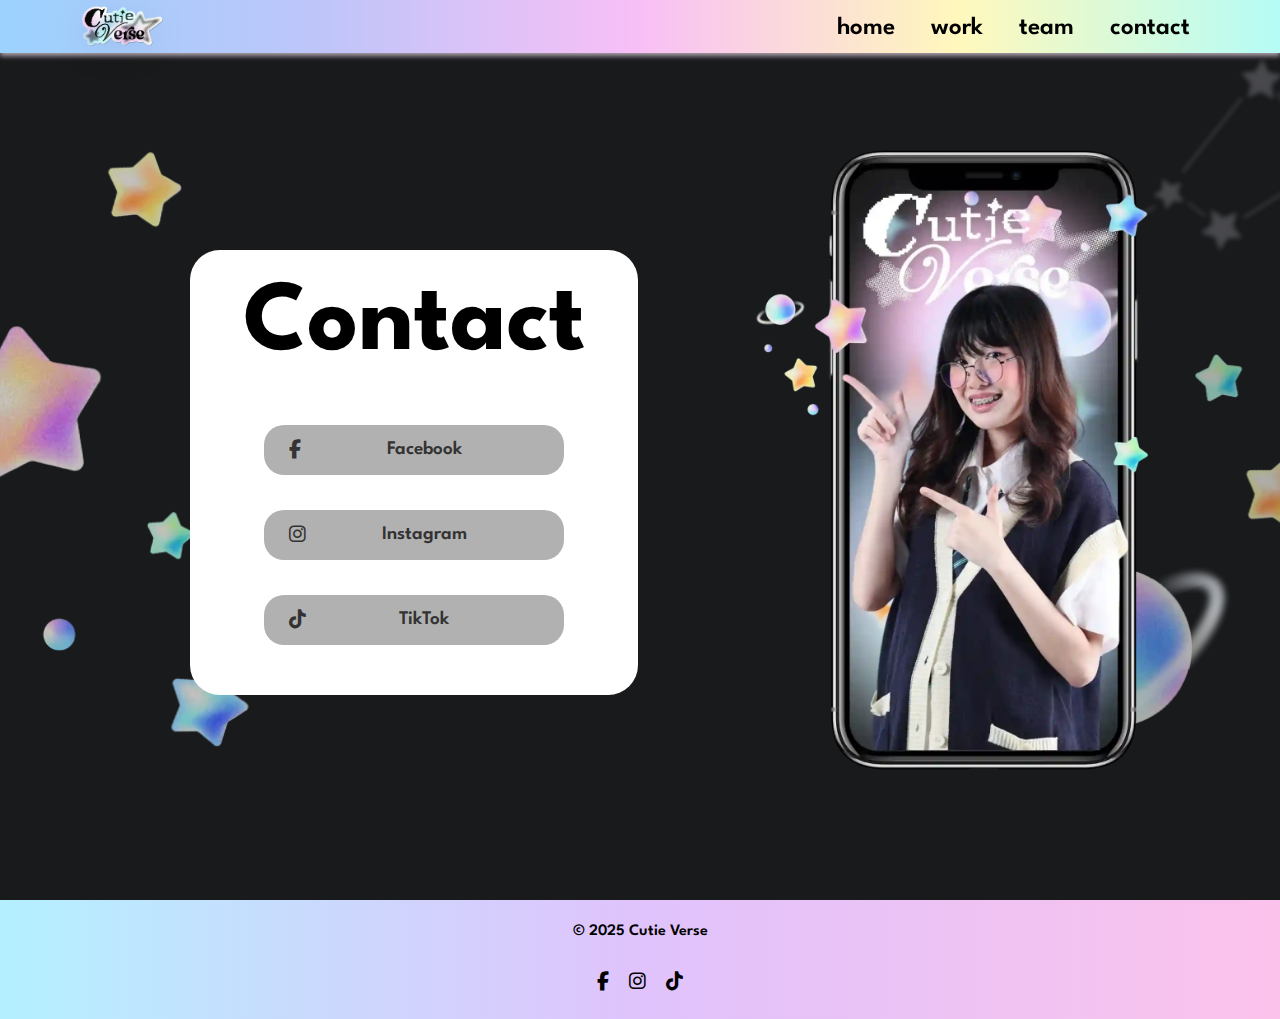
<file: contact.html>
<!DOCTYPE html>
<html lang="en">

<head>
  <meta charset="utf-8" />
  <meta name="viewport" content="width=device-width, initial-scale=1" />
  <title>Cutie Verse</title>
  <link rel="icon" type="image/webp" href="logowebsticker.webp" />
  <link rel="stylesheet" href="https://cdnjs.cloudflare.com/ajax/libs/font-awesome/6.5.0/css/all.min.css">
  <!-- Google Fonts: League Spartan -->
  <link rel="preconnect" href="https://fonts.googleapis.com">
  <link rel="preconnect" href="https://fonts.gstatic.com" crossorigin>
  <link href="https://fonts.googleapis.com/css2?family=League+Spartan:wght@100..900&display=swap" rel="stylesheet">
  <!-- Bootstrap CSS -->
  <link href="https://cdn.jsdelivr.net/npm/bootstrap@5.3.2/dist/css/bootstrap.min.css" rel="stylesheet">

  <!-- Custom styles -->
  <link rel="stylesheet" href="contact2.css">

  <style>
    .navbar .nav-link.active {
      color: #fff;
      background: #58616a;
      border-radius: 12px;
      padding: .35rem 0;
      box-shadow: 0 14px 36px rgba(6, 35, 58, 0.10);
      transform: translateY(-10px);
      transition: transform .45s cubic-bezier(.22, .9, .35, 1), opacity .35s ease;
    }

    /* Toggler button (visible on light bg) */
    .navbar .navbar-toggler {
      border: 1px solid rgba(6, 35, 58, 0.06);
      background: linear-gradient(180deg, rgba(255, 255, 255, 0.85), rgba(255, 255, 255, 0.7));
      transition: background .18s ease, transform .12s ease;
    }

    .navbar .navbar-toggler:active,
    .navbar .navbar-toggler:focus {
      transform: scale(.98);
    }

    /* Toggler icon color */
    .navbar-light .navbar-toggler-icon {
      background-image: url("data:image/svg+xml;charset=utf8,%3Csvg viewBox='0 0 30 30' xmlns='http://www.w3.org/2000/svg'%3E%3Cpath stroke='%23222' stroke-width='2' stroke-linecap='round' stroke-miterlimit='10' d='M4 7h22M4 15h22M4 23h22'/%3E%3C/svg%3E");
    }

    main .card {
      border: 0;
      border-radius: 12px;
      overflow: hidden;
      box-shadow: 0 10px 30px var(--shadow);
    }

    .card .card-body {
      background: linear-gradient(180deg, rgba(255, 255, 255, 0.85), rgba(255, 255, 255, 0.95));
    }

    /* Remove default caret */
    .dropdown-toggle::after {
      display: none !important;
    }
    

  </style>
</head>

<body>
  <nav class="navbar navbar-expand-md navbar-light navbar-gradient">
    <div class="container">
      <!-- Left: logo -->
      <a class="navbar-brand fw-bold mb-0" href="index.html"><img src="logowebsticker.webp" alt="logo"></a>

      <!-- Toggler for small screens -->
      <button class="navbar-toggler" type="button" data-bs-toggle="collapse" data-bs-target="#mainNav" alt="menu"
        aria-controls="mainNav" aria-expanded="false" aria-label="Toggle navigation">
        <span class="navbar-toggler-icon"></span>
      </button>

      <!-- Right: menu -->
      <div class="collapse navbar-collapse" id="mainNav">
        <ul class="navbar-nav ms-auto align-items-center">
          <li class="nav-item">
            <a class="nav-link" href="index.html">home</a>
          </li>

          <li class="nav-item dropdown">
            <a class="nav-link" href="work.html">work</a>
          </li>

          <li class="nav-item">
            <a class="nav-link" href="team.html">team</a>
          </li>

          <li class="nav-item">
            <a class="nav-link" href="contact.html">contact</a>
          </li>
        </ul>
      </div>
    </div>
  </nav>


  <!-- contact Container -->
  <div class="container-contact">
    <img src="starleft.webp" alt="" class="star-left">

    <div class="contact-wrapper">

      <div class="contact-details">
        <div class="contact-item1">
          <a> Contact </a>
        </div>
        <div class="cont-fb">
          <a href="https://www.facebook.com/profile.php?id=61584217357667" target="_blank"><i
              class="fab fa-facebook-f"></i>
            <p>Facebook</p>
          </a>
        </div>
        <div class="cont-ig">
          <a href="https://www.instagram.com/cutieverse_website/" target="_blank"><i class="fab fa-instagram"></i>
            <p>Instagram</p>
          </a>
        </div>
        <div class="cont-tiktok">
          <a href="https://www.tiktok.com/@cutieverse_website" target="_blank"><i class="fab fa-tiktok"></i>
            <p>TikTok</p>
          </a>
        </div>
      </div>
    </div>
    <img src="starright.webp" alt="" class="star-right">
    <div class="wrapper-item2">
      <div class="contact-item2"><img src="contact.webp" alt=""></div>
    </div>

  </div>
  <footer class="footer">
    <div class="footer-content">
      <p>© 2025 Cutie Verse </p>
      <div class="social-links">
        <a href="https://www.facebook.com/profile.php?id=61584217357667" target="_blank"><i
            class="fab fa-facebook-f"></i></a>
        <a href="https://www.instagram.com/cutieverse_website/" target="_blank"><i class="fab fa-instagram"></i></a>
        <a href="https://www.tiktok.com/@cutieverse_website" target="_blank"><i class="fab fa-tiktok"></i></a>
      </div>
    </div>
  </footer>

  <script src="https://cdn.jsdelivr.net/npm/bootstrap@5.3.2/dist/js/bootstrap.bundle.min.js"></script>

</body>
</file>
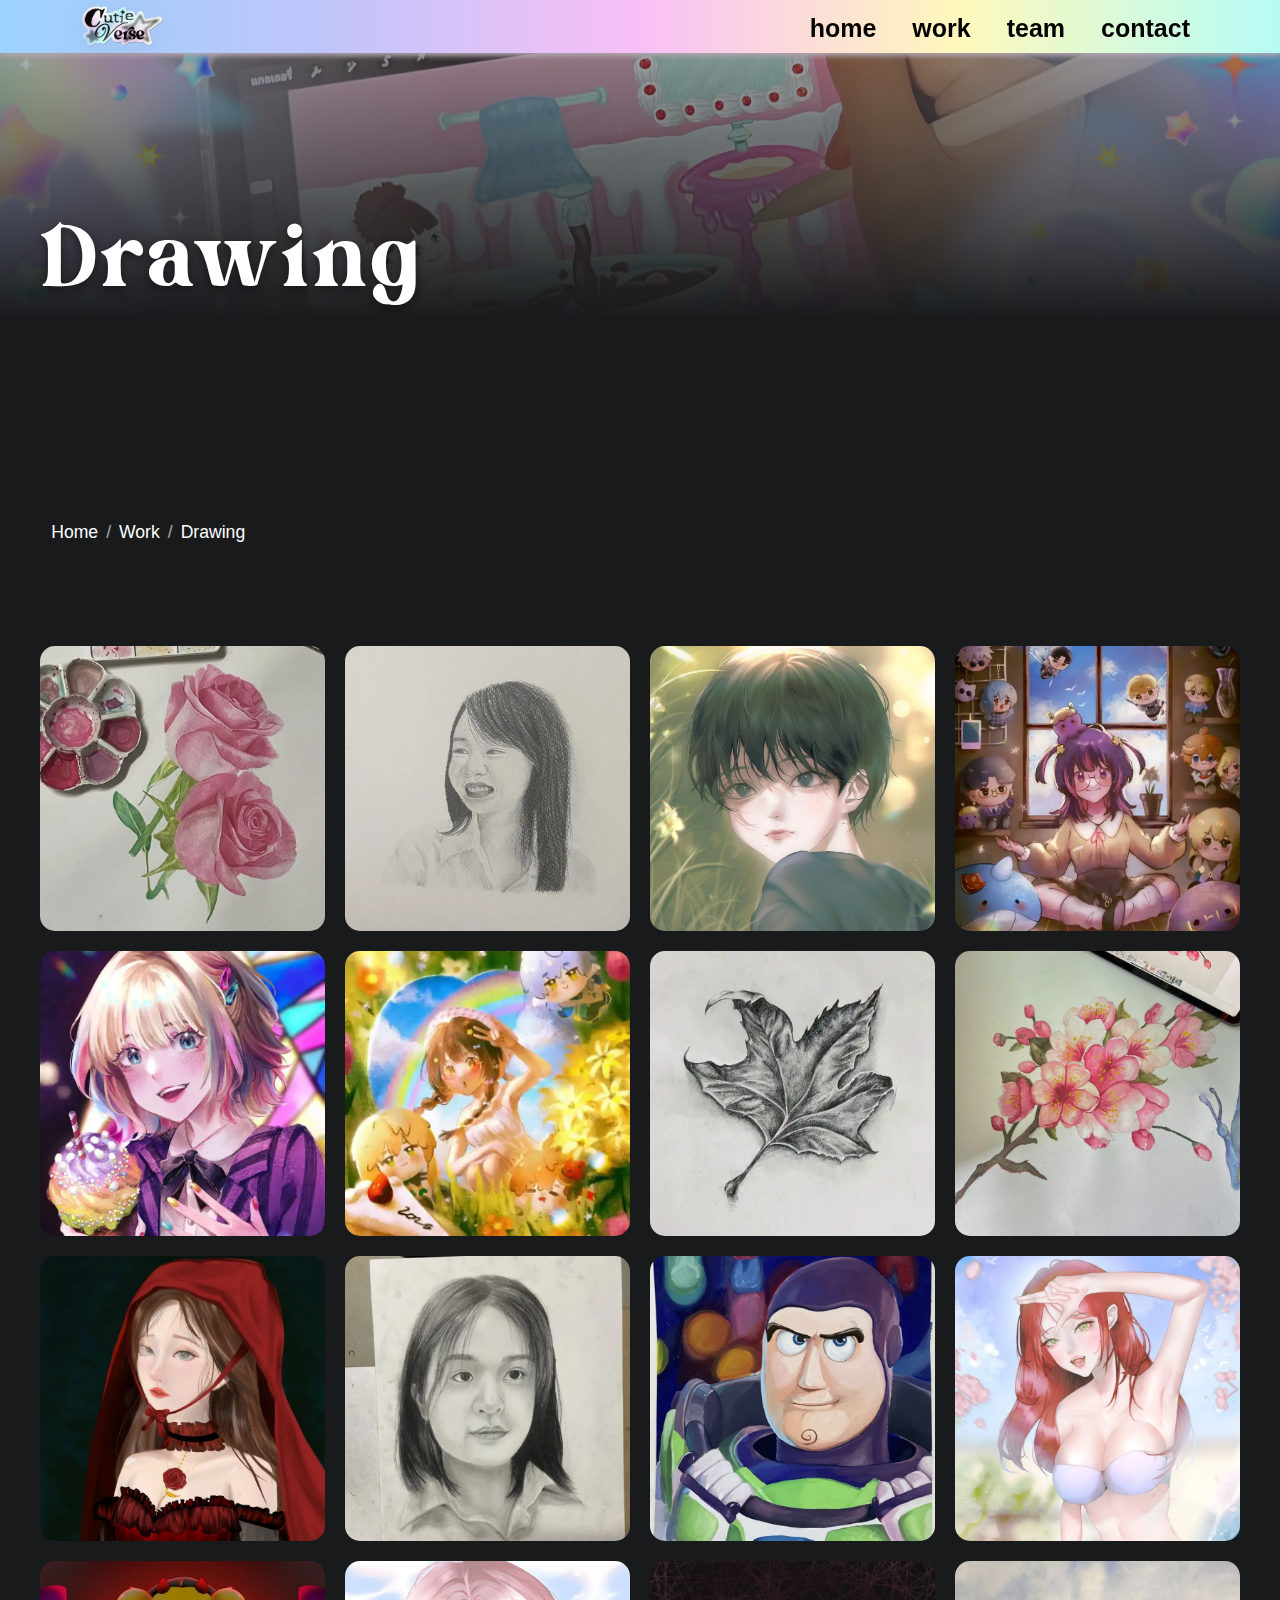
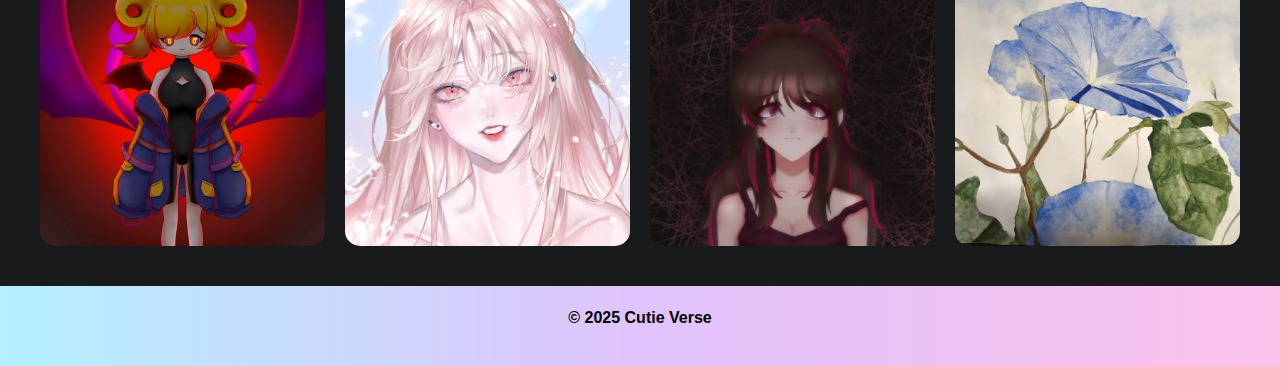
<file: drawing.html>
<!DOCTYPE html>
<html lang="th">

<head>
  <meta charset="utf-8" />
  <meta name="viewport" content="width=device-width, initial-scale=1" />
  <title>Cutie Verse</title>
  <link rel="icon" type="image/webp" href="logowebsticker.webp" />
<link href="https://cdn.jsdelivr.net/npm/bootstrap@5.3.2/dist/css/bootstrap.min.css" rel="stylesheet">
  <meta charset="UTF-8">
  <meta name="viewport" content="width=device-width, initial-scale=1.0">
  <title>Graphic</title>

  <style>
    html, body {
  height: 100%;
  margin: 0;
  background-color: #191a1c; /* พื้นดำเต็มจอ */
  font-family: "League Spartan", sans-serif;
}
/* Navbar: palette colors top (opacity 1) -> bottom (opacity 0) over black */
  .navbar {
  z-index: 1000;
  position: fixed;
  width: 100%;
  top: 0;
  background: linear-gradient(
    90deg,
    rgba(156,210,254) 0%,
    rgba(190, 197, 249) 25%,   /* ฟ้าเข้มบนสุด */
    rgb(248, 191, 246) 50%,
    rgba(255, 248, 188) 75%,   /* ฟ้าเข้มบนสุด */
    rgb(181, 252, 246) 100%/* เขียวมิ้นต์จาง */
    
  );
  box-shadow: 0 3px 5px #b0a5af;
  padding: 0;
}
.navbar .container {
  display: flex;
  align-items: center;
  justify-content: space-between; /* logo ซ้าย, menu ขวา */
}


/* Utility class: apply palette background to sections */
.bg-palette {
  background:
    radial-gradient(420px 260px at 10% 20%, rgba(156,210,254,0.14), transparent 18%),
    radial-gradient(360px 220px at 90% 80%, rgba(190,197,249,0.10), transparent 14%),
    linear-gradient(180deg, rgba(255,255,255,0.6), rgba(255,255,255,0.25));
  border-radius: 12px;
  box-shadow: 0 8px 24px rgba(2,6,23,0.06);
}

.navbar-brand img {
  display: block;
  width: auto;
  max-height: 40px;      /* mobile */
  height: auto;
  object-fit: contain;
  filter: drop-shadow(0 6px 18px rgba(2,6,23,0.06));
}
/* Medium and up 
@media (min-width: 768px) {
  .navbar-brand img { max-height: 30px; }
}*/

/* Large and up 
@media (min-width: 1200px) {
  .navbar-brand img { max-height: 40px; }
}*/


/* Optional: adjust brand font-size if using text */
.navbar-brand .brand-text,
.navbar-brand.logo-text {
  font-size: 1.25rem;
}

/* Nav links */
.navbar .nav-link{
  font-size: 25px;
  font-weight:600;
  color: #000;
  transition: color .22s ease, background .22s ease;
  background: transparent;
  border-radius: 8px;
  padding: .35rem .35rem;
  padding-top: 0.6rem;
  margin: 0;
}
.navbar .nav-link:hover,
.navbar .nav-link:focus{
  color: #f8bff6;
  background: linear-gradient(90deg, rgba(156,210,254,0.18), rgba(181,252,246,0.08));
  box-shadow: 0 8px 22px rgba(6,35,58,0.06);
  transform: translateY(-2px);
}

/* Make active / current link stand out */
.navbar .nav-link.active{
  color: #fff;
  background: #58616a;
  border-radius: 12px;
  padding: .35rem 0;
  box-shadow: 0 14px 36px rgba(6,35,58,0.10);
  transform: translateY(-10px);
  transition: transform .45s cubic-bezier(.22,.9,.35,1), opacity .35s ease;
}

/* Toggler button (visible on light bg) */
.navbar .navbar-toggler {
  border: 1px solid rgba(6,35,58,0.06);
  background: linear-gradient(180deg, rgba(255,255,255,0.85), rgba(255,255,255,0.7));
  transition: background .18s ease, transform .12s ease;
}
.navbar .navbar-toggler:active,
.navbar .navbar-toggler:focus {
  transform: scale(.98);
}

/* Toggler icon color */
.navbar-light .navbar-toggler-icon{
  background-image: url("data:image/svg+xml;charset=utf8,%3Csvg viewBox='0 0 30 30' xmlns='http://www.w3.org/2000/svg'%3E%3Cpath stroke='%23222' stroke-width='2' stroke-linecap='round' stroke-miterlimit='10' d='M4 7h22M4 15h22M4 23h22'/%3E%3C/svg%3E");
}

/* Remove default caret */
.dropdown-toggle::after{ display:none !important; }

/* Cards / content */
main .card{
  border:0;
  border-radius:12px;
  overflow:hidden;
  box-shadow: 0 10px 30px var(--shadow);
}
.card .card-body { background: linear-gradient(180deg, rgba(255,255,255,0.85), rgba(255,255,255,0.95)); }

/* ---------- Dropdown slide & color styling ---------- */
/* Dropdown color theme (replace previous dropdown rules) */
.dropdown { position: relative; }

.dropdown-menu{
  position: absolute;
  top: 100%;
  left: 0;
  z-index: 1200;
  display: block;
  min-width: 200px;
  border-radius: 12px;
  /* new background using palette */
  background: #333 ;
  text-shadow: 0px 0px 3px #000000;
  border: 1px solid rgba(6,35,58,0.06);
  box-shadow: 0 10px 15px rgba(255, 255, 255, 0.1);
  padding: .35rem 0;
  transform: translateY(-10px);
  opacity: 0;
  visibility: hidden;
  pointer-events: none;
  transition: transform .45s cubic-bezier(.22,.9,.35,1), opacity 0.35s ease, visibility .01s linear;
  will-change: transform, opacity;
  color: var(--text);
}

/* visible state */
.dropdown.show > .dropdown-menu,
.dropdown-menu.show {
  transform: translateY(0);
  opacity: 1;
  visibility: visible;
  pointer-events: auto;
}

/* dropdown items color */
.dropdown-item{
  color: #fff;
  padding: .5rem 1rem;
  transition: background .18s ease, color .12s ease;
}

/* item hover/focus - brighter gradient accent */
.dropdown-item:hover,
.dropdown-item:focus{
  background: rgb(245, 200, 245);
  color: #000;
  transform: translateX(2px);
}

/* closing state */
.dropdown.closing > .dropdown-menu,
.dropdown-menu.closing{
  transform: translateY(-14px);
  opacity: 0;
  visibility: visible;
  pointer-events: none;
}

/* keep hover behavior on pointer devices */
@media (hover: hover) and (pointer: fine){
  .dropdown:hover > .dropdown-menu,
  .dropdown:focus-within > .dropdown-menu{
    transform: translateY(0);
    opacity: 1;
    visibility: visible;
    pointer-events: auto;
  }
}

/* Accessibility: keyboard focus shows menu */
.dropdown:focus-within > .dropdown-menu{
  transform: translateY(0);
  opacity:1;
  visibility:visible;
  pointer-events:auto;
}

/* Small polish for page */
/* Responsive spacing */
@media (min-width:768px){
  .navbar .nav-item + .nav-item{ margin-left:1.25rem; }
  .dropdown-menu{ min-width:220px; }
}

/* Footer / minor accents (use palette) */
a.logo-accent{ color: var(--c1); font-weight:700; }
.badge-palette{
  background: linear-gradient(90deg,var(--c1),var(--c2));
  color:#082032;
  border-radius:999px;
  padding:.25rem .6rem;
}
.navbar-brand {
  display: inline-flex;
  align-items: center;
  transition: transform 0.18s ease, filter 0.18s ease, box-shadow 0.18s ease;
}

.navbar-brand:hover,
.navbar-brand:focus {
  transform: scale(1.08); /* ขยายเล็กน้อย */
  filter: drop-shadow(0 8px 20px rgba(2,6,23,0.1)); /* เงาเบา */
  cursor: pointer;
}
  @media (max-width: 767.98px) {
    /* Make sure submenus are hidden and have no pointer events */
    .nav-item.dropdown > .dropdown-menu {
      display: none !important;
      visibility: hidden !important;
      opacity: 0 !important;
      pointer-events: none !important;
      height: 0 !important;
      margin: 0 !important;
      padding: 0 !important;
    }
  }

    @font-face {
    font-family: 'Krifon';
    src: url('Krifon%20Regular.otf') format('opentype');
    font-weight: normal;
    font-style: normal;
  }

    /* 🔹 ส่วน Header */
    header {
      position: relative;
      width: 100%;
      height: 320px;
      background-image: url('drawingg.webp');
      background-size: cover;
      background-position: center 20px;
      display: flex;
      align-items: center;
      justify-content: center;
      color: white;
      overflow: hidden;
    }

    /* ไล่สี gradient ทับรูป */
    header::after {
      content: "";
      position: absolute;
      top: 0;
      left: 0;
      width: 100%;
      height: 100%;
      background: linear-gradient(to top, rgba(25, 26, 28, 1), rgba(25, 26, 28, 0.2));
      z-index: 1;
    }

    /* ข้อความบน header */
    header h1 {
      font-family: 'Krifon', sans-serif;
      position: absolute;
      z-index: 2;
      font-size: 6rem;
      letter-spacing: 4px;
      text-shadow: 0 3px 10px rgba(0, 0, 0, 0.5);
      left: 40px;
      top: 200px;
      animation: nameFadeUp 1s ease forwards;
      animation-delay: 0.3s;
    }
    @keyframes nameFadeUp {
    0% {
        opacity: 0;
        transform: translate(-20%, 10px);  /* ขยับลงเล็กน้อย */
    }
    100% {
        opacity: 1;
        transform: translate(0%, 0);     /* ขยับขึ้นตามธรรมชาติ */
    }
}

    .subtitle {
      font-size: 1.7rem;
      color: rgb(211, 211, 211);
      letter-spacing: 1px;
      font-weight: 300;
      padding-top: 50px;
      padding-left: 50px;
      padding-right: 50px;

    }

    .animated-title {
      font-family: 'Prompt', sans-serif;
      font-size: 3rem;
      color: white;
      letter-spacing: 2px;
      opacity: 0;
      transform: translateY(30px);
      /* เริ่มต่ำลงเล็กน้อย */
      animation: slideUpAll 0.8s ease-out forwards;
    }

    /* subtitle ขึ้นตามทีหลังได้ */
    .subtitle {
      opacity: 0;
      transform: translateY(20px);
      animation: slideUpAll 0.8s ease-out 0.4s forwards;
      /* ดีเลย์นิดนึง */
    }

    @keyframes slideUpAll {
      from {
        opacity: 0;
        transform: translateY(30px);
      }

      to {
        opacity: 1;
        transform: translateY(0);
      }
    }

    /* 🔹 แกลเลอรี่ */
    .gallery {
      display: grid;
      grid-template-columns: repeat(4, 1fr);
      gap: 20px;
      padding: 40px;
      padding-top: 50px;
      transition: all 0.3s ease;
    }

    .gallery img {
      width: 100%;
      border-radius: 15px;
      object-fit: cover;
      transition: all 0.4s ease;
      cursor: pointer;
    }

    /* เมื่อ hover บน gallery ทั้งหมด */
    .gallery:hover img {
      filter: blur(3px) brightness(0.8);
      transform: scale(1);
    }

    /* เฉพาะรูปที่ hover อยู่ */
    .gallery img:hover {
      filter: blur(0) brightness(1);
      transform: scale(1.1);
      z-index: 10;
    }

    /* Responsive */
    @media (max-width: 1024px) {
      .gallery {
        grid-template-columns: repeat(2, 1fr);
      }
      .subtitle {
        font-size: 1.5rem;
      }
    }

    @media (max-width: 640px) {
      .gallery {
        grid-template-columns: 1fr;
      }

      header h1 {
        font-size: 4.5rem;
        text-align: center;
      }
      .subtitle {
        font-size: 1.2rem;
      }
    }
    .breadcrumbs {
    font-size: 1.1rem;
    display: flex;
    gap: 8px;
    align-items: center;
    color: #ffffff;
    padding: 4%;
    animation: nameFadeUp 1s ease forwards;
    animation-delay: 0.3s;
    }
    @keyframes nameFadeUp {
    0% {
        opacity: 0;
        transform: translate(-20%, 10px);  /* ขยับลงเล็กน้อย */
    }
    100% {
        opacity: 1;
        transform: translate(0%, 0);     /* ขยับขึ้นตามธรรมชาติ */
    }
}

.breadcrumbs a {
    color: #ffffff;
    text-decoration: none;
}

.breadcrumbs span {
    opacity: 0.6;
}
.footer {
    background: linear-gradient(to right, #b4f0ff, #e0c3fc, #fbc2eb);
    color: #000;
    padding: 20px 0;
    text-align: center;
    font-weight: 600;
    width: 100%;
    margin-top: 0;
  }
  </style>

  <!-- Custom dropdown/toggler logic (moved to after bootstrap) -->
 
</head>

<body>
  <nav class="navbar navbar-expand-md navbar-light navbar-gradient">
    <div class="container">
      <!-- Left: logo -->
      <a class="navbar-brand fw-bold mb-0" href="index.html"><img src="logowebsticker.webp" alt="logo"></a>

      <!-- Toggler for small screens -->
      <button class="navbar-toggler" type="button" data-bs-toggle="collapse" data-bs-target="#mainNav"
        aria-controls="mainNav" aria-expanded="false" aria-label="Toggle navigation">
        <span class="navbar-toggler-icon"></span>
      </button>

      <!-- Right: menu -->
      <div class="collapse navbar-collapse" id="mainNav">
        <ul class="navbar-nav ms-auto align-items-center">
          <li class="nav-item">
            <a class="nav-link" href="index.html">home</a>
          </li>

          <li class="nav-item dropdown">
            <a class="nav-link dropdown-toggle" href="work.html" id="workDropdown" role="button"
              data-bs-toggle="dropdown" aria-expanded="false"  alt="menu">
              work
            </a>
            <ul class="dropdown-menu dropdown-menu-end" aria-labelledby="workDropdown">
              <li><a class="dropdown-item" href="drawing.html">Drawing</a></li>
              <li><a class="dropdown-item" href="graphic.html">Graphic</a></li>
              <li><a class="dropdown-item" href="photo.html">Photo</a></li>
              <li><a class="dropdown-item" href="3D.html">3D Model</a></li>
            </ul>
          </li>

          <li class="nav-item">
            <a class="nav-link" href="team.html">team</a>
          </li>

          <li class="nav-item">
            <a class="nav-link" href="contact.html">contact</a>
          </li>
        </ul>
      </div>
    </div>
  </nav>

  <header>
    <h1>Drawing</h1>
  </header>
  <p class="subtitle">Whimsical drawings that express imagination and heart. From cute doodles to lively illustrations, each piece celebrates creativity and the joy of making art.</p>
<div class="breadcrumbs">
    <a href="index.html">Home</a>
    <span>/</span>
    <a href="work.html">Work</a>
    <span>/</span>
    <a href="drawing.html">Drawing</a>
</div>

  <div class="gallery">
  <a href="art-detaildrawing.html?name=Watercolor Romances&price=10$&artist=Dakanda%20Thonganan&img=drawing(1).webp">
    <img src="drawing(1).webp" alt="work 1">
  </a>

  <a href="art-detaildrawing.html?name=DAKANDA&price=12$&artist=Dakanda%20Thonganan&img=drawing(2).webp">
    <img src="drawing(2).webp" alt="work 2">
  </a>

  <a href="art-detaildrawing.html?name=Flower of youth&price=20$&artist=Sudarat%20Ardnoi&img=drawing(3).webp">
    <img src="drawing(3).webp" alt="work 3">
  </a>

  <a href="art-detaildrawing.html?name=Jirtchyy‘s Room&price=20$&artist=Jiratchaya%20Laopinisatid&img=drawing(4).webp">
    <img src="drawing(4).webp" alt="work 4">
  </a>

  <a href="art-detaildrawing.html?name=Enid Sinclair Fanart&price=20$&artist=Jiratchaya%20Laopinisatid&img=drawing(5).webp">
    <img src="drawing(5).webp" alt="work 5">
  </a>

  <a href="art-detaildrawing.html?name=In A Flower Garden&price=22$&artist=Jiratchaya%20Laopinisatid&img=drawing(6).webp">
    <img src="drawing(6).webp" alt="work 6">
  </a>

  <a href="art-detaildrawing.html?name=Wild Silhouette&price=10$&artist=Sirirat%20Thumsatidkun&img=drawing(7).webp">
    <img src="drawing(7).webp" alt="work 7">
  </a>

  <a href="art-detaildrawing.html?name=Soft Blossom&price=9$&artist=Sirirat%20Thumsatidkun&img=drawing(8).webp">
    <img src="drawing(8).webp" alt="work 8">
  </a>

  <a href="art-detaildrawing.html?name=Whisper of the Red Hood&price=21$&artist=Linrada%20Uasilamongkol&img=drawing(9).webp">
    <img src="drawing(9).webp" alt="work 9">
  </a>

  <a href="art-detaildrawing.html?name=Khim&price=15$&artist=Linrada%20Uasilamongkol&img=drawing(10).webp">
    <img src="drawing(10).webp" alt="work 10">
  </a>

  <a href="art-detaildrawing.html?name=Buzz Lightyear&price=10$&artist=Linrada%20Uasilamongkol&img=drawing(11).webp">
    <img src="drawing(11).webp" alt="work 11">
  </a>

  <a href="art-detaildrawing.html?name=Beach!&price=21$&artist=Sudarat%20Ardnoi&img=drawing(12).webp">
    <img src="drawing(12).webp" alt="work 12">
  </a>

  <a href="art-detaildrawing.html?name=Succubus&price=20$&artist=Peamika%20Chanthai&img=drawing(13).webp">
    <img src="drawing(13).webp" alt="work 13">
  </a>

  <a href="art-detaildrawing.html?name=Vanilla sky&price=23$&artist=Sudarat%20Ardnoi&img=drawing(14).webp">
    <img src="drawing(14).webp" alt="work 14">
  </a>

  <a href="art-detaildrawing.html?name=Toriyami YM&price=20$&artist=Peamika%20Chanthai&img=drawing(15).webp">
    <img src="drawing(15).webp" alt="work 15">
  </a>

  <a href="art-detaildrawing.html?name=Blue Glory Watercolor&price=15$&artist=chonchanok%20chomchin&img=drawing(16).webp">
    <img src="drawing(16).webp" alt="work 16">
  </a>

</div>
<footer class="footer">
  <div class="footer-content">
    <p>© 2025 Cutie Verse </p>
    <div class="social-links">
   <a href="https://www.facebook.com/profile.php?id=61584217357667"><i class="fab fa-facebook"></i></a>
   <a href="https://www.instagram.com/cutieverse_website?igsh=Mmo5emc0ZHJ0MzZ2"><i class="fab fa-instagram"></i></a>
   <a href="https://www.tiktok.com/@cutieverse_website?_r=1&_t=ZS-91koZPf99CW"><i class="fab fa-tiktok"></i></a>
  </div>
  </div>
   </footer>
 <script src="https://cdn.jsdelivr.net/npm/bootstrap@5.3.2/dist/js/bootstrap.bundle.min.js"></script>
 <script>

  document.addEventListener('DOMContentLoaded', function () {
    var hoverCapable = window.matchMedia('(hover: hover) and (pointer: fine)').matches;

    function updateDropdownBehavior() {
      var isSmallScreen = window.matchMedia('(max-width: 767.98px)').matches;
      document.querySelectorAll('.dropdown-toggle').forEach(function (toggle) {
        if (isSmallScreen) {
          toggle.removeAttribute('data-bs-toggle'); // mobile: no dropdown submenu
          toggle.setAttribute('aria-expanded', 'false');
        } else {
          if (hoverCapable) {
            toggle.removeAttribute('data-bs-toggle');
          } else {
            if (!toggle.hasAttribute('data-bs-toggle')) {
              toggle.setAttribute('data-bs-toggle', 'dropdown');
            }
          }
        }
      });

      // Close open dropdowns/collapses when switching to small screen
      if (isSmallScreen && window.bootstrap) {
        document.querySelectorAll('.dropdown.show').forEach(function(drop){
          var toggle = drop.querySelector('.dropdown-toggle');
          if (toggle) {
            var dd = bootstrap.Dropdown.getInstance(toggle);
            if (dd) dd.hide();
          }
        });
        document.querySelectorAll('.collapse.show').forEach(function(c){
          var bs = bootstrap.Collapse.getInstance(c);
          if (bs) bs.hide();
        });
      }
    }

    updateDropdownBehavior();
    var resizeTimer;
    window.addEventListener('resize', function () {
      clearTimeout(resizeTimer);
      resizeTimer = setTimeout(updateDropdownBehavior, 120);
    });
    window.addEventListener('orientationchange', updateDropdownBehavior);

    // Debug helper: log toggler clicks (ลบออกหลังทดสอบ)
    document.querySelectorAll('.navbar-toggler').forEach(btn => btn.addEventListener('click', () => console.debug('toggler clicked')));
  });
  </script>
</body>

 
</html>
</file>
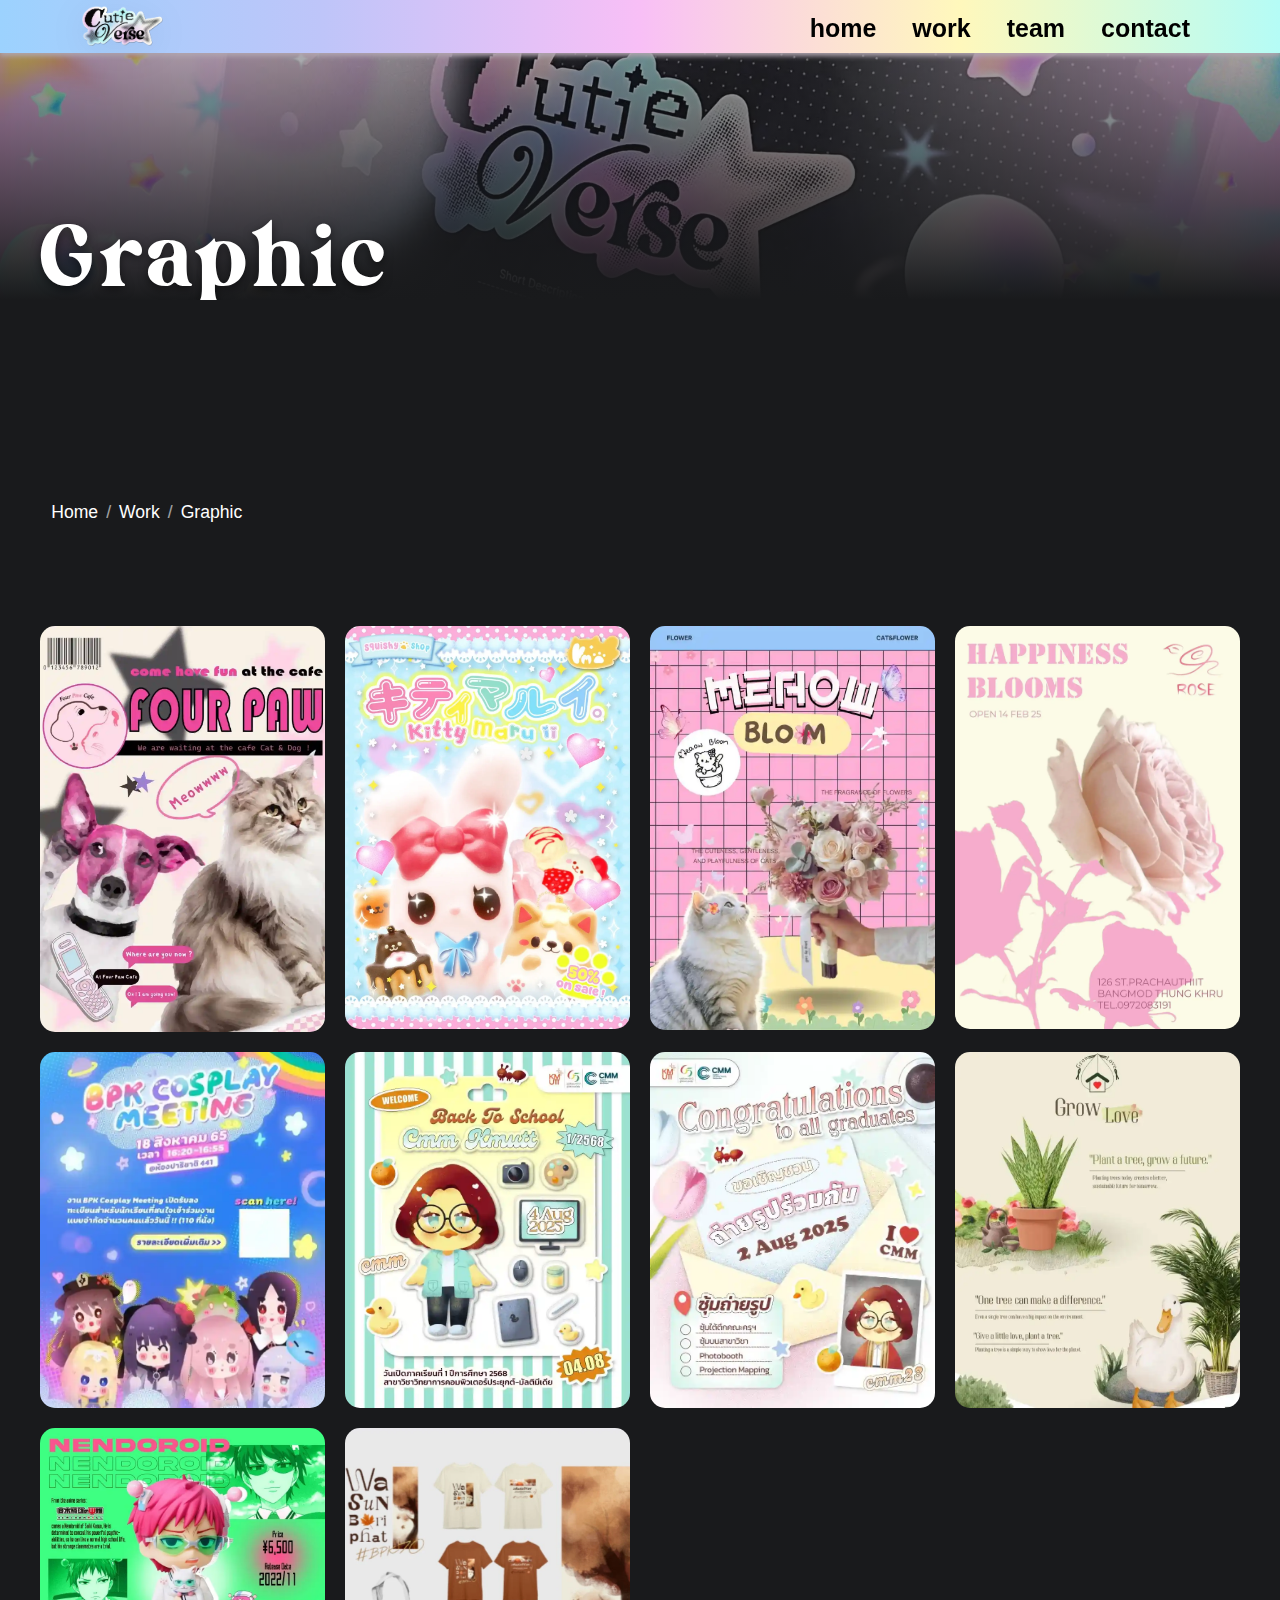
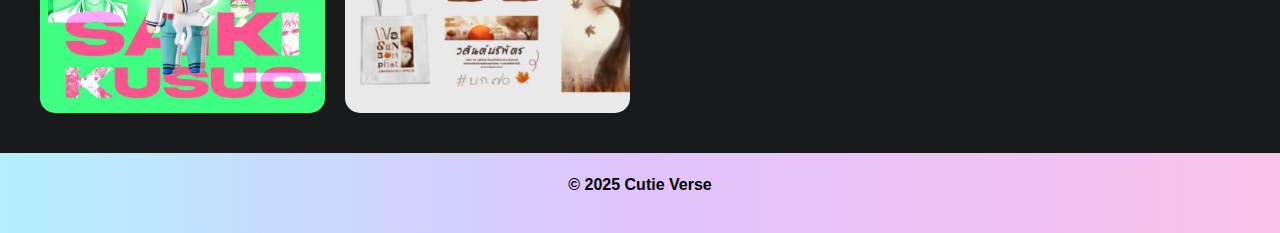
<file: graphic.html>
<!DOCTYPE html>
<html lang="th">

<head>
  <meta charset="utf-8" />
  <meta name="viewport" content="width=device-width, initial-scale=1" />
  <title>Cutie Verse</title>
  <link rel="icon" type="image/webp" href="logowebsticker.webp" />
 <!-- Bootstrap CSS -->
  <link href="https://cdn.jsdelivr.net/npm/bootstrap@5.3.2/dist/css/bootstrap.min.css" rel="stylesheet">
  <meta charset="UTF-8">
  <meta name="viewport" content="width=device-width, initial-scale=1.0">
  <title>Graphic</title>

  <style>
/* Navbar: palette colors top (opacity 1) -> bottom (opacity 0) over black */
   .navbar {
  z-index: 1000;
  position: fixed;
  width: 100%;
  top: 0;
  background: linear-gradient(
    90deg,
    rgba(156,210,254) 0%,
    rgba(190, 197, 249) 25%,   /* ฟ้าเข้มบนสุด */
    rgb(248, 191, 246) 50%,
    rgba(255, 248, 188) 75%,   /* ฟ้าเข้มบนสุด */
    rgb(181, 252, 246) 100%/* เขียวมิ้นต์จาง */
    
  );
  box-shadow: 0 3px 5px #b0a5af;
  padding: 0;
}
.navbar .container {
  display: flex;
  align-items: center;
  justify-content: space-between; /* logo ซ้าย, menu ขวา */
}


/* Utility class: apply palette background to sections */
.bg-palette {
  background:
    radial-gradient(420px 260px at 10% 20%, rgba(156,210,254,0.14), transparent 18%),
    radial-gradient(360px 220px at 90% 80%, rgba(190,197,249,0.10), transparent 14%),
    linear-gradient(180deg, rgba(255,255,255,0.6), rgba(255,255,255,0.25));
  border-radius: 12px;
  box-shadow: 0 8px 24px rgba(2,6,23,0.06);
}

.navbar-brand img {
  display: block;
  width: auto;
  max-height: 40px;      /* mobile */
  height: auto;
  object-fit: contain;
  filter: drop-shadow(0 6px 18px rgba(2,6,23,0.06));
}
/* Medium and up 
@media (min-width: 768px) {
  .navbar-brand img { max-height: 30px; }
}*/

/* Large and up 
@media (min-width: 1200px) {
  .navbar-brand img { max-height: 40px; }
}*/


/* Optional: adjust brand font-size if using text */
.navbar-brand .brand-text,
.navbar-brand.logo-text {
  font-size: 1.25rem;
}

/* Nav links */
.navbar .nav-link{
  font-size: 25px;
  font-weight:600;
  color: #000;
  transition: color .22s ease, background .22s ease;
  background: transparent;
  border-radius: 8px;
  padding: .35rem .35rem;
  padding-top: 0.6rem;
  margin: 0;
}
.navbar .nav-link:hover,
.navbar .nav-link:focus{
  color: #f8bff6;
  background: linear-gradient(90deg, rgba(156,210,254,0.18), rgba(181,252,246,0.08));
  box-shadow: 0 8px 22px rgba(6,35,58,0.06);
  transform: translateY(-2px);
}

/* Make active / current link stand out */
.navbar .nav-link.active{
  color: #fff;
  background: #58616a;
  border-radius: 12px;
  padding: .35rem 0;
  box-shadow: 0 14px 36px rgba(6,35,58,0.10);
  transform: translateY(-10px);
  transition: transform .45s cubic-bezier(.22,.9,.35,1), opacity .35s ease;
}

/* Toggler button (visible on light bg) */
.navbar .navbar-toggler {
  border: 1px solid rgba(6,35,58,0.06);
  background: linear-gradient(180deg, rgba(255,255,255,0.85), rgba(255,255,255,0.7));
  transition: background .18s ease, transform .12s ease;
}
.navbar .navbar-toggler:active,
.navbar .navbar-toggler:focus {
  transform: scale(.98);
}

/* Toggler icon color */
.navbar-light .navbar-toggler-icon{
  background-image: url("data:image/svg+xml;charset=utf8,%3Csvg viewBox='0 0 30 30' xmlns='http://www.w3.org/2000/svg'%3E%3Cpath stroke='%23222' stroke-width='2' stroke-linecap='round' stroke-miterlimit='10' d='M4 7h22M4 15h22M4 23h22'/%3E%3C/svg%3E");
}

/* Remove default caret */
.dropdown-toggle::after{ display:none !important; }

/* Cards / content */
main .card{
  border:0;
  border-radius:12px;
  overflow:hidden;
  box-shadow: 0 10px 30px var(--shadow);
}
.card .card-body { background: linear-gradient(180deg, rgba(255,255,255,0.85), rgba(255,255,255,0.95)); }

/* ---------- Dropdown slide & color styling ---------- */
/* Dropdown color theme (replace previous dropdown rules) */
.dropdown { position: relative; }

.dropdown-menu{
  position: absolute;
  top: 100%;
  left: 0;
  z-index: 1200;
  display: block;
  min-width: 200px;
  border-radius: 12px;
  /* new background using palette */
  background: #333 ;
  text-shadow: 0px 0px 3px #000000;
  border: 1px solid rgba(6,35,58,0.06);
  box-shadow: 0 10px 15px rgba(255, 255, 255, 0.1);
  padding: .35rem 0;
  transform: translateY(-10px);
  opacity: 0;
  visibility: hidden;
  pointer-events: none;
  transition: transform .45s cubic-bezier(.22,.9,.35,1), opacity 0.35s ease, visibility .01s linear;
  will-change: transform, opacity;
  color: var(--text);
}

/* visible state */
.dropdown.show > .dropdown-menu,
.dropdown-menu.show {
  transform: translateY(0);
  opacity: 1;
  visibility: visible;
  pointer-events: auto;
}

/* dropdown items color */
.dropdown-item{
  color: #fff;
  padding: .5rem 1rem;
  transition: background .18s ease, color .12s ease;
}

/* item hover/focus - brighter gradient accent */
.dropdown-item:hover,
.dropdown-item:focus{
  background: rgb(245, 200, 245);
  color: #000;
  transform: translateX(2px);
}

/* closing state */
.dropdown.closing > .dropdown-menu,
.dropdown-menu.closing{
  transform: translateY(-14px);
  opacity: 0;
  visibility: visible;
  pointer-events: none;
}

/* keep hover behavior on pointer devices */
@media (hover: hover) and (pointer: fine){
  .dropdown:hover > .dropdown-menu,
  .dropdown:focus-within > .dropdown-menu{
    transform: translateY(0);
    opacity: 1;
    visibility: visible;
    pointer-events: auto;
  }
}

/* Accessibility: keyboard focus shows menu */
.dropdown:focus-within > .dropdown-menu{
  transform: translateY(0);
  opacity:1;
  visibility:visible;
  pointer-events:auto;
}

/* Small polish for page */
/* Responsive spacing */
@media (min-width:768px){
  .navbar .nav-item + .nav-item{ margin-left:1.25rem; }
  .dropdown-menu{ min-width:220px; }
}

/* Footer / minor accents (use palette) */
a.logo-accent{ color: var(--c1); font-weight:700; }
.badge-palette{
  background: linear-gradient(90deg,var(--c1),var(--c2));
  color:#082032;
  border-radius:999px;
  padding:.25rem .6rem;
}
.navbar-brand {
  display: inline-flex;
  align-items: center;
  transition: transform 0.18s ease, filter 0.18s ease, box-shadow 0.18s ease;
}

.navbar-brand:hover,
.navbar-brand:focus {
  transform: scale(1.08); /* ขยายเล็กน้อย */
  filter: drop-shadow(0 8px 20px rgba(2,6,23,0.1)); /* เงาเบา */
  cursor: pointer;
}
  @media (max-width: 767.98px) {
    /* Make sure submenus are hidden and have no pointer events */
    .nav-item.dropdown > .dropdown-menu {
      display: none !important;
      visibility: hidden !important;
      opacity: 0 !important;
      pointer-events: none !important;
      height: 0 !important;
      margin: 0 !important;
      padding: 0 !important;
    }
  }

    @font-face {
    font-family: 'Krifon';
    src: url('Krifon%20Regular.otf') format('opentype');
    font-weight: normal;
    font-style: normal;
  }
    body {
      font-family: 'League spartan', sans-serif;
      background: #191a1c;
      margin: 0;
      padding: 0;
    }

    /* 🔹 ส่วน Header */
    header {
      position: relative;
      width: 100%;
      height: 300px;
      background-image: url('graphicc.webp');
      background-size: cover;
      background-position: center 20px;
      display: flex;
      align-items: center;
      justify-content: center;
      color: white;
      overflow: hidden;
    }

    /* ไล่สี gradient ทับรูป */
    header::after {
      content: "";
      position: absolute;
      top: 0;
      left: 0;
      width: 100%;
      height: 100%;
      background: linear-gradient(to top, rgba(25, 26, 28, 1), rgba(25, 26, 28, 0.2));
      z-index: 1;
    }

    /* ข้อความบน header */
    header h1 {
      font-family: 'Krifon', sans-serif;
      position: absolute;
      z-index: 2;
      font-size: 6rem;
      letter-spacing: 4px;
      text-shadow: 0 3px 10px rgba(0, 0, 0, 0.5);
      left: 40px;
      top: 200px;
    animation: nameFadeUp 1s ease forwards;
    animation-delay: 0.3s;
    }
    @keyframes nameFadeUp {
    0% {
        opacity: 0;
        transform: translate(-20%, 10px);  /* ขยับลงเล็กน้อย */
    }
    100% {
        opacity: 1;
        transform: translate(0%, 0);     /* ขยับขึ้นตามธรรมชาติ */
    }
    }

    .subtitle {
      font-size: 1.7rem;
      color: rgb(211, 211, 211);
      letter-spacing: 1px;
      font-weight: 300;
      padding-top: 50px;
      padding-left: 50px;
      padding-right: 50px;

    }

    .animated-title {
      font-family: 'Prompt', sans-serif;
      font-size: 3rem;
      color: white;
      letter-spacing: 2px;
      opacity: 0;
      transform: translateY(30px);
      /* เริ่มต่ำลงเล็กน้อย */
      animation: slideUpAll 0.8s ease-out forwards;
    }

    /* subtitle ขึ้นตามทีหลังได้ */
    .subtitle {
      opacity: 0;
      transform: translateY(20px);
      animation: slideUpAll 0.8s ease-out 0.4s forwards;
      /* ดีเลย์นิดนึง */
    }

    @keyframes slideUpAll {
      from {
        opacity: 0;
        transform: translateY(30px);
      }

      to {
        opacity: 1;
        transform: translateY(0);
      }
    }

    /* 🔹 แกลเลอรี่ */
    .gallery {
      display: grid;
      grid-template-columns: repeat(4, 1fr);
      gap: 20px;
      padding: 40px;
      padding-top: 50px;
      transition: all 0.3s ease;
    }

    .gallery img {
      width: 100%;
      border-radius: 15px;
      object-fit: cover;
      transition: all 0.4s ease;
      cursor: pointer;
    }

    /* เมื่อ hover บน gallery ทั้งหมด */
    .gallery:hover img {
      filter: blur(3px) brightness(0.8);
      transform: scale(1);
    }

    /* เฉพาะรูปที่ hover อยู่ */
    .gallery img:hover {
      filter: blur(0) brightness(1);
      transform: scale(1.1);
      z-index: 10;
    }

    /* Responsive */
    @media (max-width: 1024px) {
      .gallery {
        grid-template-columns: repeat(2, 1fr);
      }
      .subtitle {
        font-size: 1.5rem;
      }
    }

    @media (max-width: 640px) {
      .gallery {
        grid-template-columns: 1fr;
      }

      header h1 {
        font-size: 4.5rem;
        text-align: center;
      }
      .subtitle {
        font-size: 1.2rem;
      }
    }
        .breadcrumbs {
    font-size: 1.1rem;
    display: flex;
    gap: 8px;
    align-items: center;
    color: #ffffff;
    padding: 4%;
    animation: nameFadeUp 1s ease forwards;
    animation-delay: 0.3s;
    }
    @keyframes nameFadeUp {
    0% {
        opacity: 0;
        transform: translate(-20%, 10px);  /* ขยับลงเล็กน้อย */
    }
    100% {
        opacity: 1;
        transform: translate(0%, 0);     /* ขยับขึ้นตามธรรมชาติ */
    }
    }

    .breadcrumbs a {
    color: #ffffff;
    text-decoration: none;
    }

    .breadcrumbs span {
    opacity: 0.6;
    }
    .footer {
    background: linear-gradient(to right, #b4f0ff, #e0c3fc, #fbc2eb);
    color: #000;
    padding: 20px 0;
    text-align: center;
    font-weight: 600;
    width: 100%;
    margin-top: 0;
    }
  </style>
  <!-- Bootstrap JS (bundle includes Popper) -->
   <script src="https://cdn.jsdelivr.net/npm/bootstrap@5.3.2/dist/js/bootstrap.bundle.min.js"></script>
 
  <!-- Custom dropdown/toggler logic (moved to after bootstrap) -->
  <script>
  document.addEventListener('DOMContentLoaded', function () {
    var hoverCapable = window.matchMedia('(hover: hover) and (pointer: fine)').matches;

    function updateDropdownBehavior() {
      var isSmallScreen = window.matchMedia('(max-width: 767.98px)').matches;
      document.querySelectorAll('.dropdown-toggle').forEach(function (toggle) {
        if (isSmallScreen) {
          toggle.removeAttribute('data-bs-toggle'); // mobile: no dropdown submenu
          toggle.setAttribute('aria-expanded', 'false');
        } else {
          if (hoverCapable) {
            toggle.removeAttribute('data-bs-toggle');
          } else {
            if (!toggle.hasAttribute('data-bs-toggle')) {
              toggle.setAttribute('data-bs-toggle', 'dropdown');
            }
          }
        }
      });

      // Close open dropdowns/collapses when switching to small screen
      if (isSmallScreen && window.bootstrap) {
        document.querySelectorAll('.dropdown.show').forEach(function(drop){
          var toggle = drop.querySelector('.dropdown-toggle');
          if (toggle) {
            var dd = bootstrap.Dropdown.getInstance(toggle);
            if (dd) dd.hide();
          }
        });
        document.querySelectorAll('.collapse.show').forEach(function(c){
          var bs = bootstrap.Collapse.getInstance(c);
          if (bs) bs.hide();
        });
      }
    }

    updateDropdownBehavior();
    var resizeTimer;
    window.addEventListener('resize', function () {
      clearTimeout(resizeTimer);
      resizeTimer = setTimeout(updateDropdownBehavior, 120);
    });
    window.addEventListener('orientationchange', updateDropdownBehavior);

    // Debug helper: log toggler clicks (ลบออกหลังทดสอบ)
    document.querySelectorAll('.navbar-toggler').forEach(btn => btn.addEventListener('click', () => console.debug('toggler clicked')));
  });
  </script>
</head>

<body>
  <nav class="navbar navbar-expand-md navbar-light navbar-gradient">
    <div class="container">
      <!-- Left: logo -->
      <a class="navbar-brand fw-bold mb-0" href="index.html"><img src="logowebsticker.webp" alt="logo"></a>

      <!-- Toggler for small screens -->
      <button class="navbar-toggler" type="button" data-bs-toggle="collapse" data-bs-target="#mainNav"
        aria-controls="mainNav" aria-expanded="false" aria-label="Toggle navigation">
        <span class="navbar-toggler-icon"></span>
      </button>

      <!-- Right: menu -->
      <div class="collapse navbar-collapse" id="mainNav">
        <ul class="navbar-nav ms-auto align-items-center">
          <li class="nav-item">
            <a class="nav-link" href="index.html">home</a>
          </li>

          <li class="nav-item dropdown">
            <a class="nav-link dropdown-toggle" href="work.html" id="workDropdown" role="button"
              data-bs-toggle="dropdown" aria-expanded="false">
              work
            </a>
            <ul class="dropdown-menu dropdown-menu-end" aria-labelledby="workDropdown">
              <li><a class="dropdown-item" href="drawing.html">Drawing</a></li>
              <li><a class="dropdown-item" href="graphic.html">Graphic</a></li>
              <li><a class="dropdown-item" href="photo.html">Photo</a></li>
              <li><a class="dropdown-item" href="3D.html">3D Model</a></li>
            </ul>
          </li>

          <li class="nav-item">
            <a class="nav-link" href="team.html">team</a>
          </li>

          <li class="nav-item">
            <a class="nav-link" href="contact.html">contact</a>
          </li>
        </ul>
      </div>
    </div>
  </nav>

  <header>
    <h1>Graphic</h1>
  </header>
  <p class="subtitle">Bright and cheerful graphic designs full of personality. Mixing bold colors, cute elements, and thoughtful layouts to create visuals that make people smile.</p>
          <div class="breadcrumbs">
          <a href="index.html">Home</a>
          <span>/</span>
          <a href="work.html">Work</a>
          <span>/</span>
          <a href="graphic.html">Graphic</a>
          </div>
  <div class="gallery">
  <a href="art-detailgraphic.html?name=Four Paw Cafe&price=24$&artist=Dakanda%20Thonganan&img=gra1.webp">
    <img src="gra1.webp" alt="work 1">
  </a>

  <a href="art-detailgraphic.html?name=Kitty and Squishy Shop&price=25$&artist=Jiratchaya%20Laopinisatid&img=gra2.webp">
    <img src="gra2.webp" alt="work 2">
  </a>

  <a href="art-detailgraphic.html?name=Meaow Bloom&price=20$&artist=Sirirat%20Thumsatidkun&img=gra3.webp">
    <img src="gra3.webp" alt="work 3">
  </a>

  <a href="art-detailgraphic.html?name=Happiness Blooms&price=17$&artist=Chonchanok%20Chomchin&img=gra4.webp">
    <img src="gra4.webp" alt="work 4">
  </a>

  <a href="art-detailgraphic.html?name=BPK Cosplay Meeting&price=20$&artist=Jiratchaya%20Laopinisatid&img=gra5.webp">
    <img src="gra5.webp" alt="work 5">
  </a>

  <a href="art-detailgraphic.html?name=CMM Back To School&price=27$&artist=Jiratchaya%20Laopinisatid&img=gra6.webp">
    <img src="gra6.webp" alt="work 6">
  </a>

  <a href="art-detailgraphic.html?name=Congratulations CMM23&price=24$&artist=Jiratchaya%20Laopinisatid&img=gra7.webp">
    <img src="gra7.webp" alt="work 7">
  </a>

  <a href="art-detailgraphic.html?name=Grow Love&price=18$&artist=Sudarat%20Ardnoi&img=gra8.webp">
    <img src="gra8.webp" alt="work 8">
  </a>

  <a href="art-detailgraphic.html?name=Nendoroid Saiki K.&price=20$&artist=Jiratchaya%20Laopinisatid&img=gra9.webp">
    <img src="gra9.webp" alt="work 9">
  </a>

  <a href="art-detailgraphic.html?name=Wasan Boriphat&price=17$&artist=Jiratchaya%20Laopinisatid&img=gra10.webp">
    <img src="gra10.webp" alt="work 10">
  </a>
</div>
<footer class="footer">
  <div class="footer-content">
    <p>© 2025 Cutie Verse </p>
    <div class="social-links">
   <a href="https://www.facebook.com/profile.php?id=61584217357667"><i class="fab fa-facebook"></i></a>
   <a href="https://www.instagram.com/cutieverse_website?igsh=Mmo5emc0ZHJ0MzZ2"><i class="fab fa-instagram"></i></a>
   <a href="https://www.tiktok.com/@cutieverse_website?_r=1&_t=ZS-91koZPf99CW"><i class="fab fa-tiktok"></i></a>
  </div>
  </div>
</footer>

</body>

 
</html>
</file>
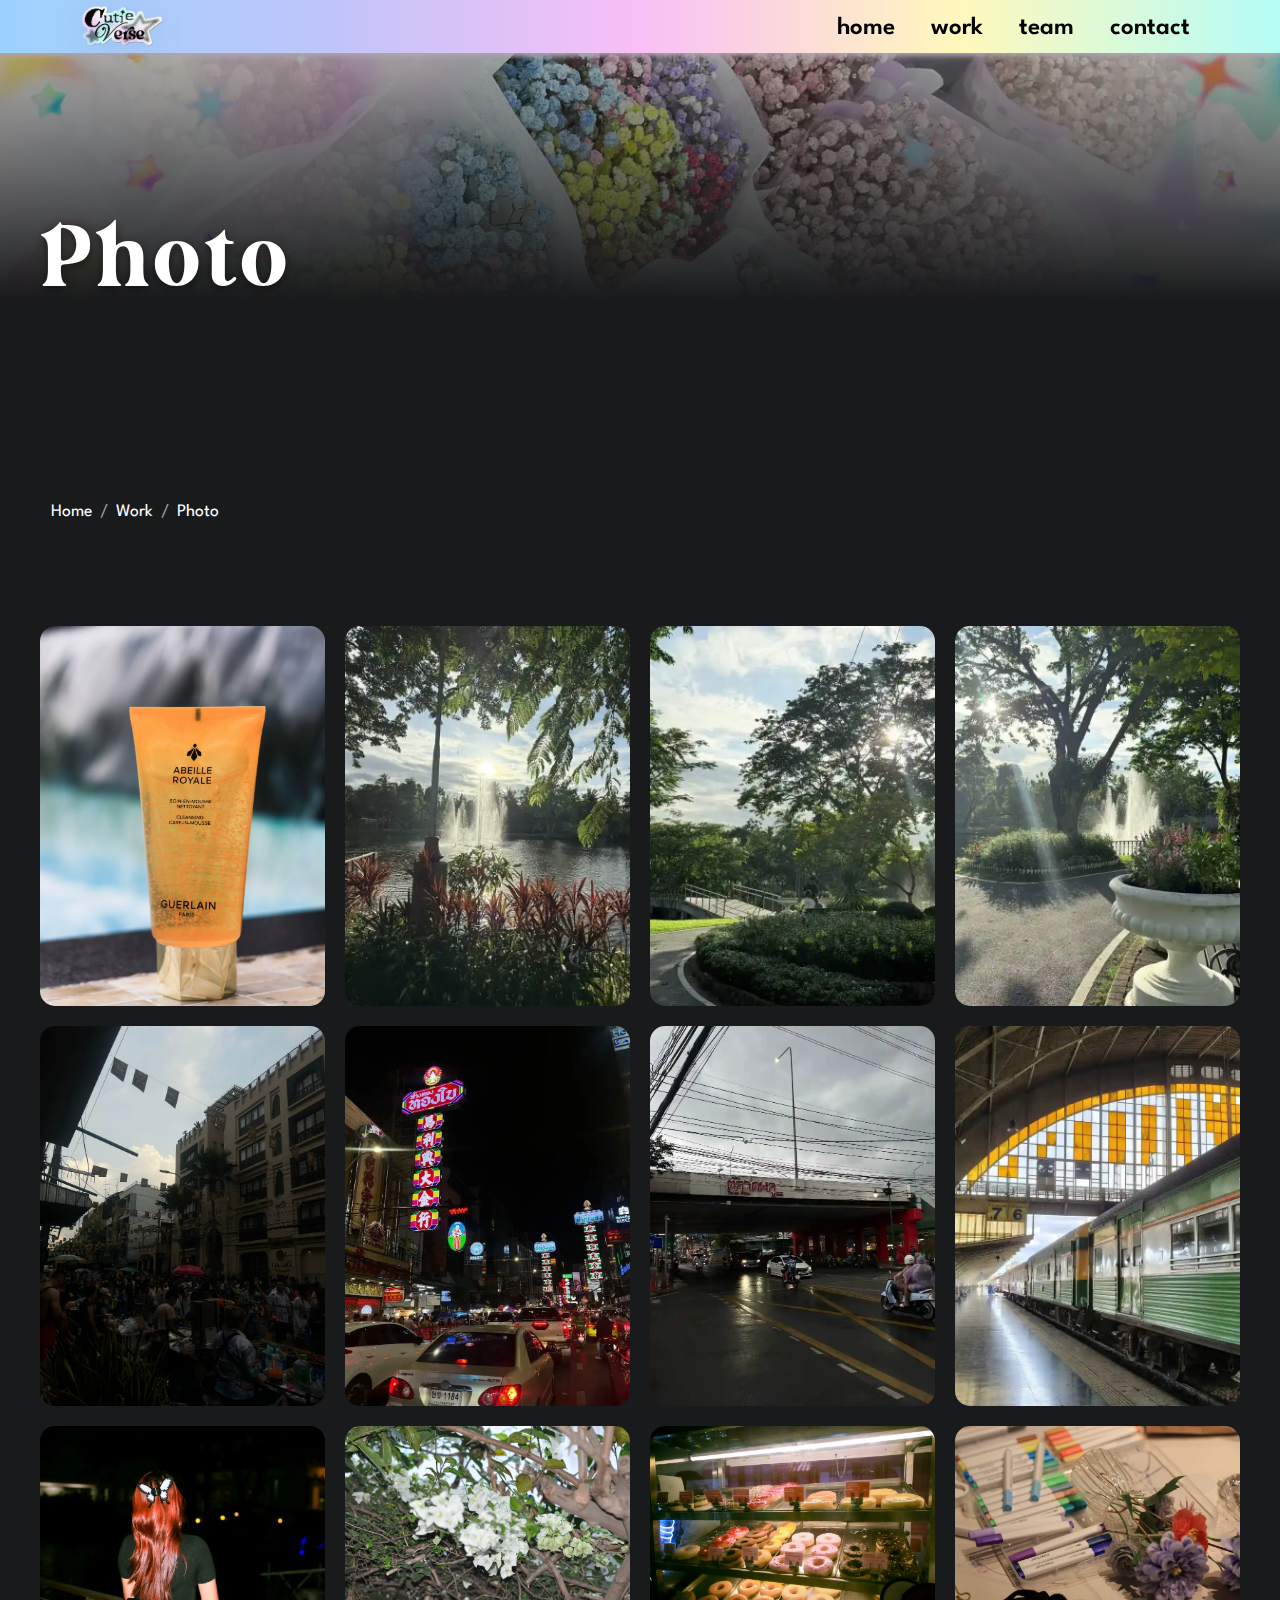
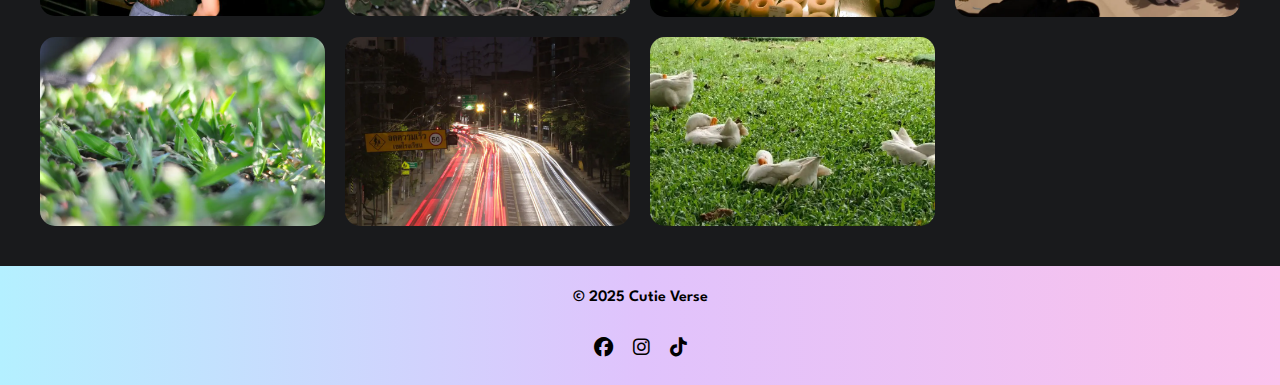
<file: photo.html>
<!DOCTYPE html>
<html lang="th">

<head>
  <meta charset="utf-8" />
  <meta name="viewport" content="width=device-width, initial-scale=1" />
  <title>Cutie Verse</title>
  <link rel="icon" type="image/webp" href="logowebsticker.webp" />
<!-- Bootstrap CSS -->
  <link href="https://cdn.jsdelivr.net/npm/bootstrap@5.3.2/dist/css/bootstrap.min.css" rel="stylesheet">
  <link href="https://fonts.googleapis.com/css2?family=League+Spartan:wght@100..900&display=swap" rel="stylesheet">
  <link rel="stylesheet" href="https://cdnjs.cloudflare.com/ajax/libs/font-awesome/6.5.0/css/all.min.css">
  <meta charset="UTF-8">
  <meta name="viewport" content="width=device-width, initial-scale=1.0">
  <title>Photo</title>

  <style>
/* Navbar: palette colors top (opacity 1) -> bottom (opacity 0) over black */
 .navbar {
  z-index: 1000;
  position: fixed;
  width: 100%;
  top: 0;
  background: linear-gradient(
    90deg,
    rgba(156,210,254) 0%,
    rgba(190, 197, 249) 25%,   /* ฟ้าเข้มบนสุด */
    rgb(248, 191, 246) 50%,
    rgba(255, 248, 188) 75%,   /* ฟ้าเข้มบนสุด */
    rgb(181, 252, 246) 100%/* เขียวมิ้นต์จาง */
    
  );
  box-shadow: 0 3px 5px #b0a5af;
  padding: 0;
}
.navbar .container {
  display: flex;
  align-items: center;
  justify-content: space-between; /* logo ซ้าย, menu ขวา */
}


/* Utility class: apply palette background to sections */
.bg-palette {
  background:
    radial-gradient(420px 260px at 10% 20%, rgba(156,210,254,0.14), transparent 18%),
    radial-gradient(360px 220px at 90% 80%, rgba(190,197,249,0.10), transparent 14%),
    linear-gradient(180deg, rgba(255,255,255,0.6), rgba(255,255,255,0.25));
  border-radius: 12px;
  box-shadow: 0 8px 24px rgba(2,6,23,0.06);
}

.navbar-brand img {
  display: block;
  width: auto;
  max-height: 40px;      /* mobile */
  height: auto;
  object-fit: contain;
  filter: drop-shadow(0 6px 18px rgba(2,6,23,0.06));
}
/* Medium and up 
@media (min-width: 768px) {
  .navbar-brand img { max-height: 30px; }
}*/

/* Large and up 
@media (min-width: 1200px) {
  .navbar-brand img { max-height: 40px; }
}*/


/* Optional: adjust brand font-size if using text */
.navbar-brand .brand-text,
.navbar-brand.logo-text {
  font-size: 1.25rem;
}

/* Nav links */
.navbar .nav-link{
  font-size: 25px;
  font-weight:600;
  color: #000;
  transition: color .22s ease, background .22s ease;
  background: transparent;
  border-radius: 8px;
  padding: .35rem .35rem;
  padding-top: 0.6rem;
  margin: 0;
}
.navbar .nav-link:hover,
.navbar .nav-link:focus{
  color: #f8bff6;
  background: linear-gradient(90deg, rgba(156,210,254,0.18), rgba(181,252,246,0.08));
  box-shadow: 0 8px 22px rgba(6,35,58,0.06);
  transform: translateY(-2px);
}

/* Make active / current link stand out */
.navbar .nav-link.active{
  color: #fff;
  background: #58616a;
  border-radius: 12px;
  padding: .35rem 0;
  box-shadow: 0 14px 36px rgba(6,35,58,0.10);
  transform: translateY(-10px);
  transition: transform .45s cubic-bezier(.22,.9,.35,1), opacity .35s ease;
}

/* Toggler button (visible on light bg) */
.navbar .navbar-toggler {
  border: 1px solid rgba(6,35,58,0.06);
  background: linear-gradient(180deg, rgba(255,255,255,0.85), rgba(255,255,255,0.7));
  transition: background .18s ease, transform .12s ease;
}
.navbar .navbar-toggler:active,
.navbar .navbar-toggler:focus {
  transform: scale(.98);
}

/* Toggler icon color */
.navbar-light .navbar-toggler-icon{
  background-image: url("data:image/svg+xml;charset=utf8,%3Csvg viewBox='0 0 30 30' xmlns='http://www.w3.org/2000/svg'%3E%3Cpath stroke='%23222' stroke-width='2' stroke-linecap='round' stroke-miterlimit='10' d='M4 7h22M4 15h22M4 23h22'/%3E%3C/svg%3E");
}

/* Remove default caret */
.dropdown-toggle::after{ display:none !important; }

/* Cards / content */
main .card{
  border:0;
  border-radius:12px;
  overflow:hidden;
  box-shadow: 0 10px 30px var(--shadow);
}
.card .card-body { background: linear-gradient(180deg, rgba(255,255,255,0.85), rgba(255,255,255,0.95)); }

/* ---------- Dropdown slide & color styling ---------- */
/* Dropdown color theme (replace previous dropdown rules) */
.dropdown { position: relative; }

.dropdown-menu{
  position: absolute;
  top: 100%;
  left: 0;
  z-index: 1200;
  display: block;
  min-width: 200px;
  border-radius: 12px;
  /* new background using palette */
  background: #333 ;
  text-shadow: 0px 0px 3px #000000;
  border: 1px solid rgba(6,35,58,0.06);
  box-shadow: 0 10px 15px rgba(255, 255, 255, 0.1);
  padding: .35rem 0;
  transform: translateY(-10px);
  opacity: 0;
  visibility: hidden;
  pointer-events: none;
  transition: transform .45s cubic-bezier(.22,.9,.35,1), opacity 0.35s ease, visibility .01s linear;
  will-change: transform, opacity;
  color: var(--text);
}

/* visible state */
.dropdown.show > .dropdown-menu,
.dropdown-menu.show {
  transform: translateY(0);
  opacity: 1;
  visibility: visible;
  pointer-events: auto;
}

/* dropdown items color */
.dropdown-item{
  color: #fff;
  padding: .5rem 1rem;
  transition: background .18s ease, color .12s ease;
}

/* item hover/focus - brighter gradient accent */
.dropdown-item:hover,
.dropdown-item:focus{
  background: rgb(245, 200, 245);
  color: #000;
  transform: translateX(2px);
}

/* closing state */
.dropdown.closing > .dropdown-menu,
.dropdown-menu.closing{
  transform: translateY(-14px);
  opacity: 0;
  visibility: visible;
  pointer-events: none;
}

/* keep hover behavior on pointer devices */
@media (hover: hover) and (pointer: fine){
  .dropdown:hover > .dropdown-menu,
  .dropdown:focus-within > .dropdown-menu{
    transform: translateY(0);
    opacity: 1;
    visibility: visible;
    pointer-events: auto;
  }
}

/* Accessibility: keyboard focus shows menu */
.dropdown:focus-within > .dropdown-menu{
  transform: translateY(0);
  opacity:1;
  visibility:visible;
  pointer-events:auto;
}

/* Small polish for page */
/* Responsive spacing */
@media (min-width:768px){
  .navbar .nav-item + .nav-item{ margin-left:1.25rem; }
  .dropdown-menu{ min-width:220px; }
}

/* Footer / minor accents (use palette) */
a.logo-accent{ color: var(--c1); font-weight:700; }
.badge-palette{
  background: linear-gradient(90deg,var(--c1),var(--c2));
  color:#082032;
  border-radius:999px;
  padding:.25rem .6rem;
}
.navbar-brand {
  display: inline-flex;
  align-items: center;
  transition: transform 0.18s ease, filter 0.18s ease, box-shadow 0.18s ease;
}

.navbar-brand:hover,
.navbar-brand:focus {
  transform: scale(1.08); /* ขยายเล็กน้อย */
  filter: drop-shadow(0 8px 20px rgba(2,6,23,0.1)); /* เงาเบา */
  cursor: pointer;
}
  @media (max-width: 767.98px) {
    /* Make sure submenus are hidden and have no pointer events */
    .nav-item.dropdown > .dropdown-menu {
      display: none !important;
      visibility: hidden !important;
      opacity: 0 !important;
      pointer-events: none !important;
      height: 0 !important;
      margin: 0 !important;
      padding: 0 !important;
    }
  }

    @font-face {
    font-family: 'Krifon';
    src: url('Krifon%20Regular.otf') format('opentype');
    font-weight: normal;
    font-style: normal;
  }
    body {
      font-family: 'League spartan', sans-serif;
      background: #191a1c;
      margin: 0;
      padding: 0;
    }

    /* 🔹 ส่วน Header */
    header {
      position: relative;
      width: 100%;
      height: 300px;
      background-image: url('photoo.webp');
      background-size: cover;
      background-position: center 20px;
      display: flex;
      align-items: center;
      justify-content: center;
      color: white;
      overflow: hidden;
    }

    /* ไล่สี gradient ทับรูป */
    header::after {
      content: "";
      position: absolute;
      top: 0;
      left: 0;
      width: 100%;
      height: 100%;
      background: linear-gradient(to top, rgba(25, 26, 28, 1), rgba(25, 26, 28, 0.2));
      z-index: 1;
    }

    /* ข้อความบน header */
    header h1 {
      font-family: 'Krifon', sans-serif;
      position: absolute;
      z-index: 2;
      font-size: 6rem;
      letter-spacing: 4px;
      text-shadow: 0 3px 10px rgba(0, 0, 0, 0.5);
      left: 40px;
      top: 200px;
          animation: nameFadeUp 1s ease forwards;
    animation-delay: 0.3s;
    }
    @keyframes nameFadeUp {
    0% {
        opacity: 0;
        transform: translate(-20%, 10px);  /* ขยับลงเล็กน้อย */
    }
    100% {
        opacity: 1;
        transform: translate(0%, 0);     /* ขยับขึ้นตามธรรมชาติ */
    }
    }

    .subtitle {
      font-size: 1.7rem;
      color: rgb(211, 211, 211);
      letter-spacing: 1px;
      font-weight: 300;
      padding-top: 50px;
      padding-left: 50px;
      padding-right: 50px;

    }

    .animated-title {
      font-family: 'Prompt', sans-serif;
      font-size: 3rem;
      color: white;
      letter-spacing: 2px;
      opacity: 0;
      transform: translateY(30px);
      /* เริ่มต่ำลงเล็กน้อย */
      animation: slideUpAll 0.8s ease-out forwards;
    }

    /* subtitle ขึ้นตามทีหลังได้ */
    .subtitle {
      opacity: 0;
      transform: translateY(20px);
      animation: slideUpAll 0.8s ease-out 0.4s forwards;
      /* ดีเลย์นิดนึง */
    }

    @keyframes slideUpAll {
      from {
        opacity: 0;
        transform: translateY(30px);
      }

      to {
        opacity: 1;
        transform: translateY(0);
      }
    }

    /* 🔹 แกลเลอรี่ */
    .gallery {
      display: grid;
      grid-template-columns: repeat(4, 1fr);
      gap: 20px;
      padding: 40px;
      padding-top: 50px;
      transition: all 0.3s ease;
    }

    .gallery img {
      width: 100%;
      border-radius: 15px;
      object-fit: cover;
      transition: all 0.4s ease;
      cursor: pointer;
    }

    /* เมื่อ hover บน gallery ทั้งหมด */
    .gallery:hover img {
      filter: blur(3px) brightness(0.8);
      transform: scale(1);
    }

    /* เฉพาะรูปที่ hover อยู่ */
    .gallery img:hover {
      filter: blur(0) brightness(1);
      transform: scale(1.1);
      z-index: 10;
    }

    /* Responsive */
    @media (max-width: 1024px) {
      .gallery {
        grid-template-columns: repeat(2, 1fr);
      }
      .subtitle {
        font-size: 1.5rem;
      }
    }

    @media (max-width: 640px) {
      .gallery {
        grid-template-columns: 1fr;
      }

      header h1 {
        font-size: 4.5rem;
        text-align: center;
      }
      .subtitle {
        font-size: 1.2rem;
      }
    }
        .breadcrumbs {
    font-size: 1.1rem;
    display: flex;
    gap: 8px;
    align-items: center;
    color: #ffffff;
    padding: 4%;
        animation: nameFadeUp 1s ease forwards;
    animation-delay: 0.3s;
    }
    @keyframes nameFadeUp {
    0% {
        opacity: 0;
        transform: translate(-20%, 10px);  /* ขยับลงเล็กน้อย */
    }
    100% {
        opacity: 1;
        transform: translate(0%, 0);     /* ขยับขึ้นตามธรรมชาติ */
    }
}

.breadcrumbs a {
    color: #ffffff;
    text-decoration: none;
}

.breadcrumbs span {
    opacity: 0.6;
}
.footer {
  background: linear-gradient(to right, #b4f0ff, #e0c3fc, #fbc2eb); /* ไล่สีพาสเทล */
  color: #000;
  padding: 20px 0;
  text-align: center;
  font-weight: 600;
  position: relative;
  bottom: 0;
  width: 100%;
  
}

.footer-content {
  display: flex;
  flex-direction: column;
  align-items: center;
  gap: 10px;
}

.social-links a {
  color: #000;
  margin: 0 8px;
  font-size: 1.2rem;
  transition: transform 0.3s, color 0.3s;
}

.social-links a:hover {
  transform: scale(1.2);
  color: #ff66c4;
}
  </style>
  <!-- Bootstrap JS (bundle includes Popper) -->
  <script src="https://cdn.jsdelivr.net/npm/bootstrap@5.3.2/dist/js/bootstrap.bundle.min.js"></script>

  <!-- Custom dropdown/toggler logic (moved to after bootstrap) -->
  <script>
  document.addEventListener('DOMContentLoaded', function () {
    var hoverCapable = window.matchMedia('(hover: hover) and (pointer: fine)').matches;

    function updateDropdownBehavior() {
      var isSmallScreen = window.matchMedia('(max-width: 767.98px)').matches;
      document.querySelectorAll('.dropdown-toggle').forEach(function (toggle) {
        if (isSmallScreen) {
          toggle.removeAttribute('data-bs-toggle'); // mobile: no dropdown submenu
          toggle.setAttribute('aria-expanded', 'false');
        } else {
          if (hoverCapable) {
            toggle.removeAttribute('data-bs-toggle');
          } else {
            if (!toggle.hasAttribute('data-bs-toggle')) {
              toggle.setAttribute('data-bs-toggle', 'dropdown');
            }
          }
        }
      });

      // Close open dropdowns/collapses when switching to small screen
      if (isSmallScreen && window.bootstrap) {
        document.querySelectorAll('.dropdown.show').forEach(function(drop){
          var toggle = drop.querySelector('.dropdown-toggle');
          if (toggle) {
            var dd = bootstrap.Dropdown.getInstance(toggle);
            if (dd) dd.hide();
          }
        });
        document.querySelectorAll('.collapse.show').forEach(function(c){
          var bs = bootstrap.Collapse.getInstance(c);
          if (bs) bs.hide();
        });
      }
    }

    updateDropdownBehavior();
    var resizeTimer;
    window.addEventListener('resize', function () {
      clearTimeout(resizeTimer);
      resizeTimer = setTimeout(updateDropdownBehavior, 120);
    });
    window.addEventListener('orientationchange', updateDropdownBehavior);

    // Debug helper: log toggler clicks (ลบออกหลังทดสอบ)
    document.querySelectorAll('.navbar-toggler').forEach(btn => btn.addEventListener('click', () => console.debug('toggler clicked')));
  });
  </script>
</head>

<body>
  <nav class="navbar navbar-expand-md navbar-light navbar-gradient">
    <div class="container">
      <!-- Left: logo -->
      <a class="navbar-brand fw-bold mb-0" href="index.html"><img src="logowebsticker.webp" alt="logo"></a>

      <!-- Toggler for small screens -->
      <button class="navbar-toggler" type="button" data-bs-toggle="collapse" data-bs-target="#mainNav"
        aria-controls="mainNav" aria-expanded="false" aria-label="Toggle navigation">
        <span class="navbar-toggler-icon"></span>
      </button>

      <!-- Right: menu -->
      <div class="collapse navbar-collapse" id="mainNav">
        <ul class="navbar-nav ms-auto align-items-center">
          <li class="nav-item">
            <a class="nav-link" href="index.html">home</a>
          </li>

          <li class="nav-item dropdown">
            <a class="nav-link dropdown-toggle" href="work.html" id="workDropdown" role="button"
              data-bs-toggle="dropdown" aria-expanded="false">
              work
            </a>
            <ul class="dropdown-menu dropdown-menu-end" aria-labelledby="workDropdown">
              <li><a class="dropdown-item" href="drawing.html">Drawing</a></li>
              <li><a class="dropdown-item" href="graphic.html">Graphic</a></li>
              <li><a class="dropdown-item" href="photo.html">Photo</a></li>
              <li><a class="dropdown-item" href="3D.html">3D Model</a></li>
            </ul>
          </li>

          <li class="nav-item">
            <a class="nav-link" href="team.html">team</a>
          </li>

          <li class="nav-item">
            <a class="nav-link" href="contact.html">contact</a>
          </li>
        </ul>
      </div>
    </div>
  </nav>

  <header>
    <h1>Photo</h1>
  </header>
  <p class="subtitle">A collection of happy moments and colorful stories captured through the lens. Each photo reflects a sense of joy, curiosity, and the beauty of simple things.</p>
          <div class="breadcrumbs">
          <a href="index.html">Home</a>
          <span>/</span>
          <a href="work.html">Work</a>
          <span>/</span>
          <a href="photo.html">Photo</a>
        </div>
  <div class="gallery">
  <a href="art-detailphoto.html?name=Guerlain Paris&price=17$&artist=Jiratchaya%20Laopinisatid&img=photo(1).webp">
    <img src="photo(1).webp" alt="work 1">
  </a>

  <a href="art-detailphoto.html?name=Fountain in the Morning Glow&price=18$&artist=Supachaya%20Loharattanavisit&img=photo(2).webp">
    <img src="photo(2).webp" alt="work 2">
  </a>

  <a href="art-detailphoto.html?name=Pathway Beneath the Sunbeams&price=19$&artist=Supachaya%20Loharattanavisit&img=photo(3).webp">
    <img src="photo(3).webp" alt="work 3">
  </a>

  <a href="art-detailphoto.html?name=Sun Rays Over the Garden&price=20$&artist=Supachaya%20Loharattanavisit&img=photo(4).webp">
    <img src="photo(4).webp" alt="work 4">
  </a>

  <a href="art-detailphoto.html?name=Old Town Vibes&price=21$&artist=Sirirat%20Thumsatidkun&img=photo(5).webp">
    <img src="photo(5).webp" alt="work 5">
  </a>

  <a href="art-detailphoto.html?name=Chinatown Pulse&price=24$&artist=Sirirat%20Thumsatidkun&img=photo(6).webp">
    <img src="photo(6).webp" alt="work 6">
  </a>

  <a href="art-detailphoto.html?name=Charm of Talat Phlu&price=15$&artist=Sirirat%20Thumsatidkun&img=photo(7).webp">
    <img src="photo(7).webp" alt="work 7">
  </a>

  <a href="art-detailphoto.html?name=Hua Lamphong&price=26$&artist=chonchanok%20chomchin&img=photo(8).webp">
    <img src="photo(8).webp" alt="work 8">
  </a>

  <a href="art-detailphoto.html?name=Red Hair Girl With Butterfly&price=27$&artist=Jiratchaya%20Laopinisatid&img=photo(9).webp">
    <img src="photo(9).webp" alt="work 9">
  </a>

  <a href="art-detailphoto.html?name=Vine Embrace&price=22$&artist=Dakanda%20Thonganan&img=photo(10).webp">
    <img src="photo(10).webp" alt="work 10">
  </a>

  <a href="art-detailphoto.html?name=Doughnut Shop&price=23$&artist=Jiratchaya%20Laopinisatid&img=photo(11).webp">
    <img src="photo(11).webp" alt="work 11">
  </a>

  <a href="art-detailphoto.html?name=An Artist With A Flower&price=20$&artist=Jiratchaya%20Laopinisatid&img=photo(12).webp">
    <img src="photo(12).webp" alt="work 12">
  </a>

  <a href="art-detailphoto.html?name=Blades of Light&price=10$&artist=Dakanda%20Thonganan&img=photo(13).webp">
    <img src="photo(13).webp" alt="work 13">
  </a>

  <a href="art-detailphoto.html?name=night road&price=30$&artist=Phubodin%20Sinson&img=photo(14).webp">
    <img src="photo(14).webp" alt="work 14">
  </a>

  <a href="art-detailphoto.html?name=Kmutt Goose&price=29$&artist=chonchanok%20chomchin&img=photo(15).webp">
    <img src="photo(15).webp" alt="work 15">
  </a>

</div>

<footer class="footer">
  <div class="footer-content">
    <p>© 2025 Cutie Verse </p>
    <div class="social-links">
   <a href="https://www.facebook.com/profile.php?id=61584217357667" target="_blank"><i class="fab fa-facebook"></i></a>
   <a href="https://www.instagram.com/cutieverse_website?igsh=Mmo5emc0ZHJ0MzZ2" target="_blank"><i class="fab fa-instagram"></i></a>
   <a href="https://www.tiktok.com/@cutieverse_website?_r=1&_t=ZS-91koZPf99CW" target="_blank"><i class="fab fa-tiktok"></i></a>
  </div>
  </div>
</footer>

</body>

 
</html>
</file>
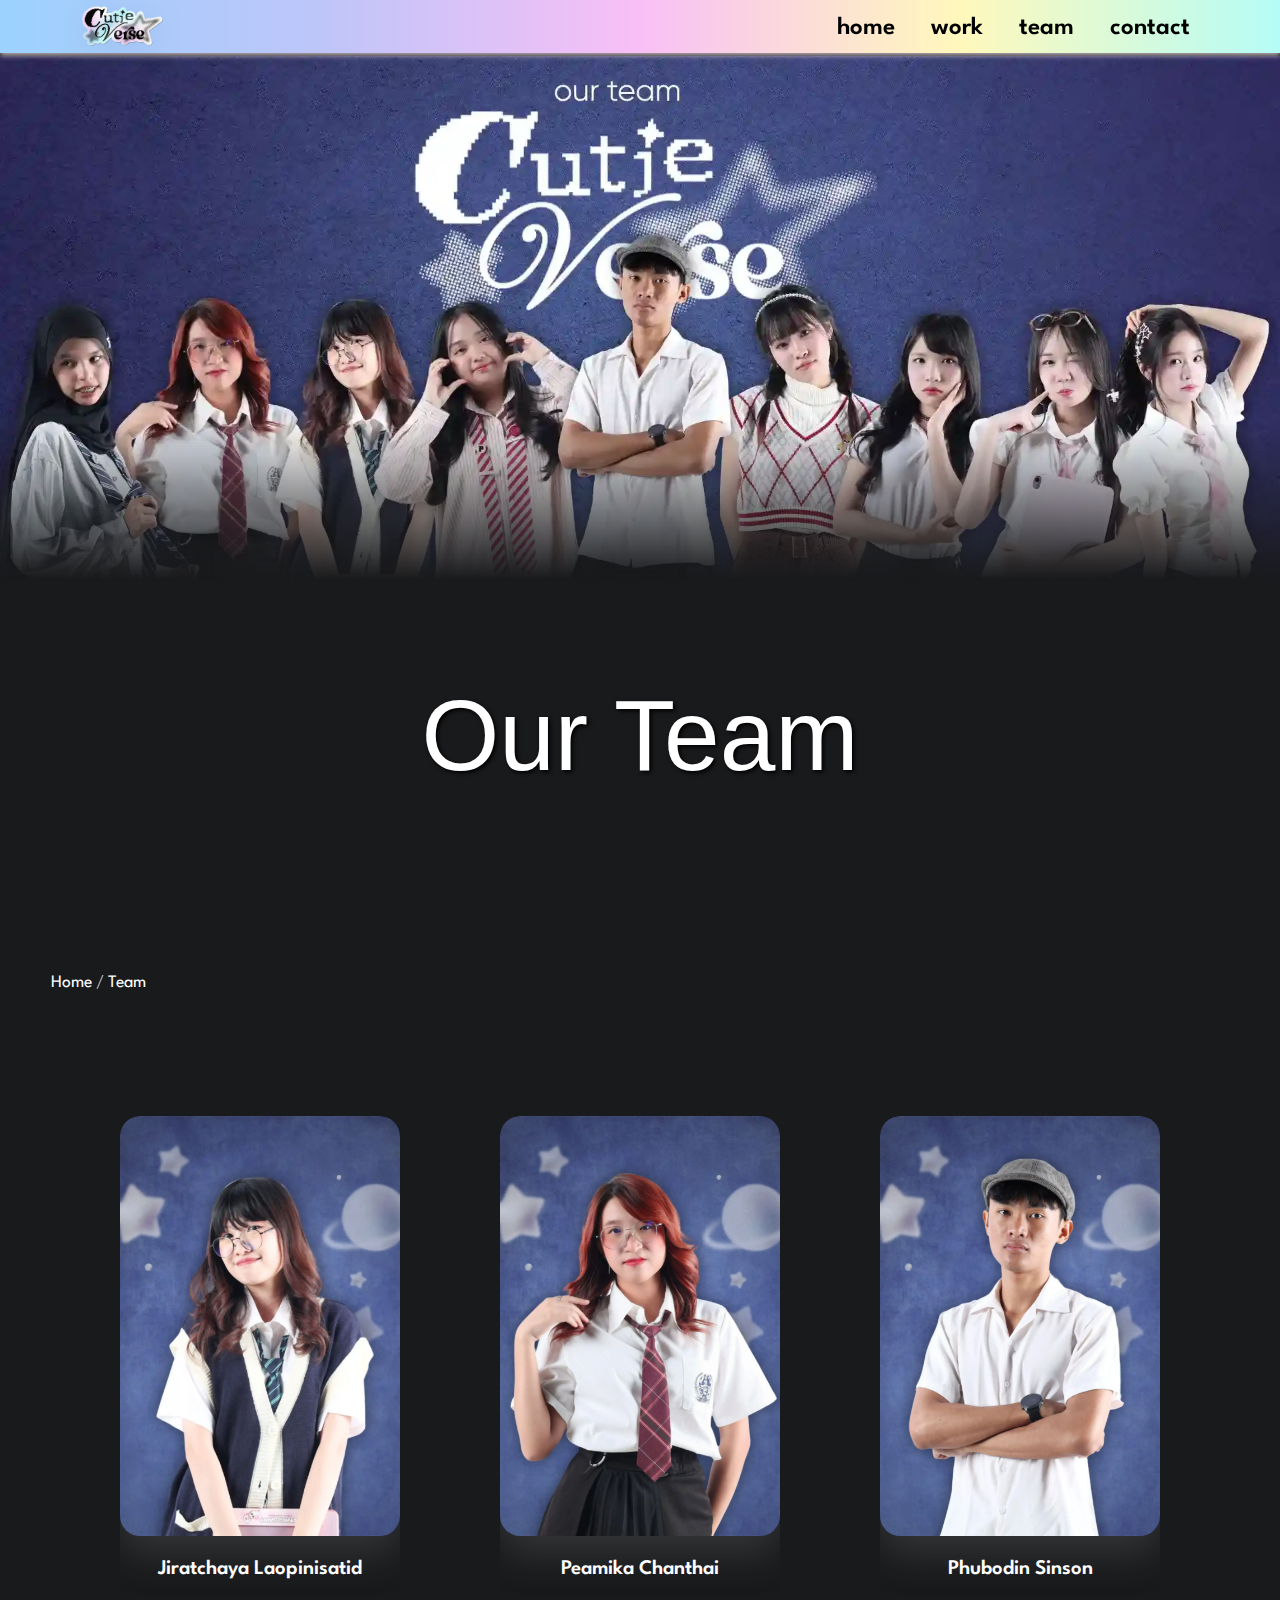
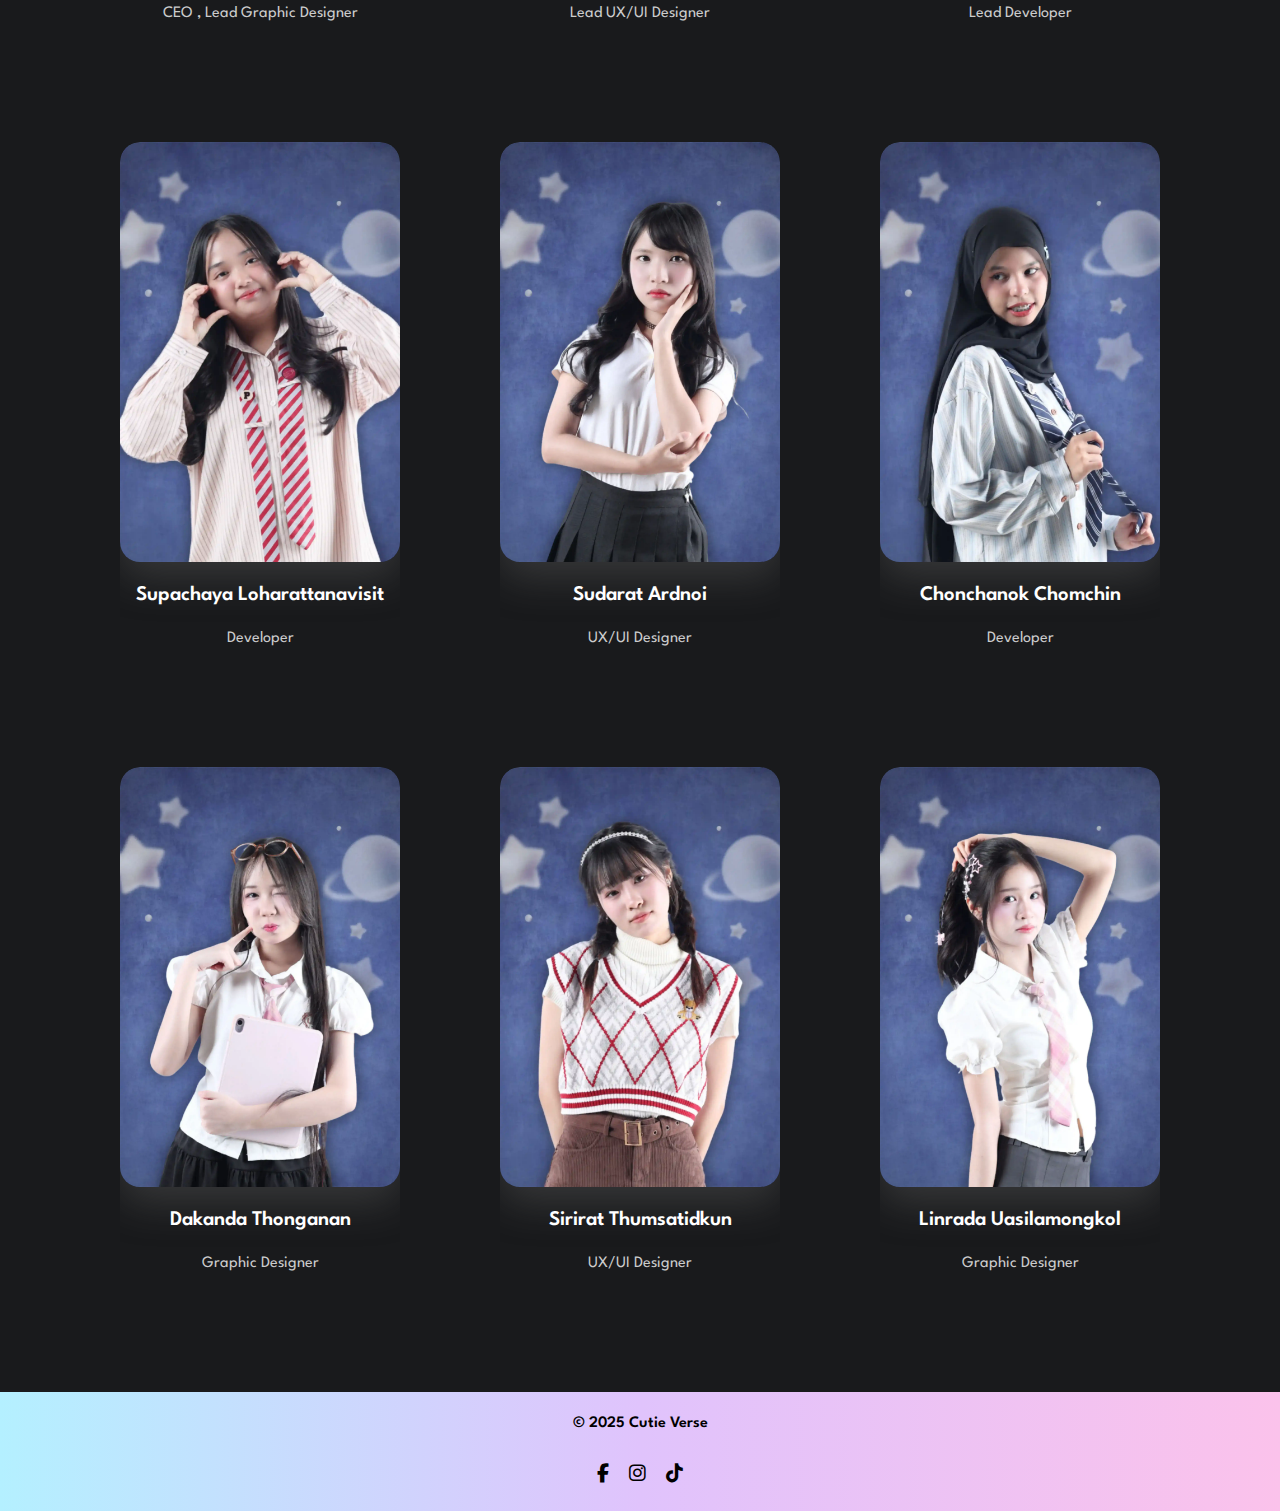
<file: team.html>
<!doctype html>
<html lang="en">
<head>
  <meta charset="utf-8" />
  <meta name="viewport" content="width=device-width, initial-scale=1" />
  <title>Cutie Verse</title>
  <link rel="icon" type="image/webp" href="logowebsticker.webp" />
  <link rel="stylesheet" href="https://cdnjs.cloudflare.com/ajax/libs/font-awesome/6.5.0/css/all.min.css">
  <!-- Google Fonts: League Spartan -->
  <link rel="preconnect" href="https://fonts.googleapis.com">
  <link rel="preconnect" href="https://fonts.gstatic.com" crossorigin>
  <link href="https://fonts.googleapis.com/css2?family=League+Spartan:wght@100..900&display=swap" rel="stylesheet">
  <!-- Bootstrap CSS -->
  <link href="https://cdn.jsdelivr.net/npm/bootstrap@5.3.2/dist/css/bootstrap.min.css" rel="stylesheet">

  <!-- Custom styles -->
  <link rel="stylesheet" href="team.css">

  <style>
    /* ===== NAVBAR (same as index) ===== */
:root{
  --c1: #9cd2fe;
  --c2: #bec5f9;
  --c3: #f8bff6;
  --c4: #fffcf3;
  --c5: #b5fcf6;
  --text: #111217;
  --muted: #58616a;
}

/* navbar gradient */
.navbar{
  z-index: 1000;
  position: fixed;
  width: 100%;
  top: 0;
  background: linear-gradient(
    90deg,
    rgba(156,210,254) 0%,
    rgba(190,197,249) 25%,
    rgb(248,191,246) 50%,
    rgba(255,248,188) 75%,
    rgb(181,252,246) 100%
  );
  box-shadow: 0 3px 5px #b0a5af;
  padding: 0;
}

.navbar .container{
  display: flex;
  align-items: center;
  justify-content: space-between;
}

.navbar-brand{
  display: inline-flex;
  align-items: center;
  transition: transform .18s ease, filter .18s ease, box-shadow .18s ease;
}
.navbar-brand:hover,
.navbar-brand:focus{
  transform: scale(1.08);
  filter: drop-shadow(0 8px 20px rgba(2,6,23,.1));
  cursor: pointer;
}
.navbar-brand img{
  display: block;
  width: auto;
  max-height: 40px;
  height: auto;
  object-fit: contain;
  filter: drop-shadow(0 6px 18px rgba(2,6,23,.06));
}

/* nav links */
.navbar .nav-link{
  font-size: 25px;
  font-weight: 600;
  color: #000;
  transition: color .22s ease, background .22s ease;
  background: transparent;
  border-radius: 8px;
  padding: .35rem .35rem;
  padding-top: .6rem;
  margin: 0;
}
.navbar .nav-link:hover,
.navbar .nav-link:focus{
  color: #f8bff6;
  background: linear-gradient(90deg, rgba(156,210,254,.18), rgba(181,252,246,.08));
  box-shadow: 0 8px 22px rgba(6,35,58,.06);
  transform: translateY(-2px);
}
.navbar .nav-link.active{
  color: #fff;
  background: #58616a;
  border-radius: 12px;
  padding: .35rem 0;
  box-shadow: 0 14px 36px rgba(6,35,58,.10);
  transform: translateY(-10px);
  transition: transform .45s cubic-bezier(.22,.9,.35,1), opacity .35s ease;
}

/* toggler */
.navbar .navbar-toggler{
  border: 1px solid rgba(6,35,58,.06);
  background: linear-gradient(180deg, rgba(255,255,255,.85), rgba(255,255,255,.7));
  transition: background .18s ease, transform .12s ease;
}
.navbar .navbar-toggler:active,
.navbar .navbar-toggler:focus{ transform: scale(.98); }
.navbar-light .navbar-toggler-icon{
  background-image: url("data:image/svg+xml;charset=utf8,%3Csvg viewBox='0 0 30 30' xmlns='http://www.w3.org/2000/svg'%3E%3Cpath stroke='%23222' stroke-width='2' stroke-linecap='round' stroke-miterlimit='10' d='M4 7h22M4 15h22M4 23h22'/%3E%3C/svg%3E");
}

/* dropdown */
.dropdown-toggle::after{ display: none !important; }
.dropdown{ position: relative; }

.dropdown-menu{
  position: absolute;
  top: 100%;
  left: 0;
  z-index: 1200;
  display: block;
  min-width: 200px;
  border-radius: 12px;
  background: #333;
  text-shadow: 0 0 3px #000;
  border: 1px solid rgba(6,35,58,.06);
  box-shadow: 0 10px 15px rgba(255,255,255,.1);
  padding: .35rem 0;
  transform: translateY(-10px);
  opacity: 0;
  visibility: hidden;
  pointer-events: none;
  transition: transform .45s cubic-bezier(.22,.9,.35,1), opacity .35s ease, visibility .01s linear;
  will-change: transform, opacity;
}
.dropdown.show > .dropdown-menu,
.dropdown-menu.show{
  transform: translateY(0);
  opacity: 1;
  visibility: visible;
  pointer-events: auto;
}
.dropdown-item{
  color: #fff;
  padding: .5rem 1rem;
  transition: background .18s ease, color .12s ease;
}
.dropdown-item:hover,
.dropdown-item:focus{
  background: rgb(245,200,245);
  color: #000;
  transform: translateX(2px);
}
.dropdown.closing > .dropdown-menu,
.dropdown-menu.closing{
  transform: translateY(-14px);
  opacity: 0;
  visibility: visible;
  pointer-events: none;
}

@media (hover:hover) and (pointer:fine){
  .dropdown:hover > .dropdown-menu,
  .dropdown:focus-within > .dropdown-menu{
    transform: translateY(0);
    opacity: 1;
    visibility: visible;
    pointer-events: auto;
  }
}

@media (min-width:768px){
  .navbar .nav-item + .nav-item{ margin-left: 1.25rem; }
  .dropdown-menu{ min-width: 220px; }
}

/* ✅ (optional) กัน dropdown โผล่บนมือถือ */
@media (max-width: 767.98px){
  .nav-item.dropdown > .dropdown-menu{
    display: none !important;
    visibility: hidden !important;
    opacity: 0 !important;
    pointer-events: none !important;
    height: 0 !important;
    margin: 0 !important;
    padding: 0 !important;
  }
}

/* ✅ สำคัญ: เผื่อ fixed navbar ไม่ทับ content */
body{
  padding-top: 70px; /* ปรับตามความสูง navbar ของคุณ */
}

  </style>
</head>
<body>

  <!-- เอา bg-white ออก หรือใช้ navbar-gradient -->
  <nav class="navbar navbar-expand-md navbar-light navbar-gradient">
    <div class="container">
      <!-- Left: logo -->
      <a class="navbar-brand fw-bold mb-0" href="index.html"><img src="logowebsticker.webp" alt="logo"></a>

      <!-- Toggler for small screens -->
      <button class="navbar-toggler" type="button" data-bs-toggle="collapse" data-bs-target="#mainNav"
              aria-controls="mainNav" aria-expanded="false" aria-label="Toggle navigation">
        <span class="navbar-toggler-icon"></span>
      </button>

      <!-- Right: menu -->
      <div class="collapse navbar-collapse" id="mainNav">
        <ul class="navbar-nav ms-auto align-items-center">
          <li class="nav-item">
            <a class="nav-link" href="index.html">home</a>
          </li>

          <li class="nav-item dropdown">
            <a class="nav-link dropdown-toggle" href="work.html" id="workDropdown" role="button"
            aria-expanded="false">
              work
            </a>
            <ul class="dropdown-menu dropdown-menu-end" aria-labelledby="workDropdown">
              <li><a class="dropdown-item" href="drawing.html">Drawing</a></li>
              <li><a class="dropdown-item" href="graphic.html">Graphic</a></li>
              <li><a class="dropdown-item" href="photo.html">Production</a></li>
              <li><a class="dropdown-item" href="3D.html">3D Model</a></li>
            </ul>
          </li>

          <li class="nav-item">
            <a class="nav-link" href="team.html">team</a>
          </li>

          <li class="nav-item">
            <a class="nav-link" href="contact.html">contact</a>
          </li>
        </ul>
      </div>
    </div>
  </nav>

  <!--รูปทีม-->
    <section class="imgteam">
        <div class="imgteam-box">
        <img src="MY TEAM.webp">
        </div>
        <div class="text-box">
        Our Team
    </div>
    </section>

    <div class="breadcrumbs">
    <a href="index.html">Home</a>
    <span>/</span>
    <a href="team.html">Team</a>
    </div>
    <section class="member">
  
    <div class="member-box">
      <img src="jiratchaya.webp" alt="Member 1">
      <p class="name">Jiratchaya Laopinisatid</p>
      <p class="role">CEO , Lead Graphic Designer</p>
  </div>
    
    <div class="member-box">
      <img src="peamika.webp" alt="Member 2">
      <p class="name">Peamika Chanthai</p>
      <p class="role">Lead UX/UI Designer</p>
  </div>
     
    <div class="member-box">
      <img src="phubodin.webp" alt="Member 3">
      <p class="name">Phubodin Sinson</p>
      <p class="role">Lead Developer</p>
  </div>

    <div class="member-box">
      <img src="supachaya.webp" alt="Member 4">
      <p class="name">Supachaya Loharattanavisit</p>
      <p class="role">Developer</p>
  </div>

    <div class="member-box">
      <img src="sudarat.webp" alt="Member 5">
      <p class="name">Sudarat Ardnoi</p>
      <p class="role">UX/UI Designer</p>
  </div>

  <div class="member-box">
      <img src="chonchanok.webp" alt="Member 6">
      <p class="name">Chonchanok Chomchin</p>
      <p class="role">Developer</p>
  </div>

  <div class="member-box">
      <img src="dakanda.webp" alt="Member 7">
      <p class="name">Dakanda Thonganan</p>
      <p class="role">Graphic Designer</p>
  </div>

  <div class="member-box">
      <img src="sirirat.webp" alt="Member 8">
      <p class="name">Sirirat Thumsatidkun</p>
      <p class="role">UX/UI Designer</p>
  </div>

  <div class="member-box">
      <img src="linrada.webp" alt="Member 9">
      <p class="name">Linrada Uasilamongkol</p>
      <p class="role">Graphic Designer</p>
  </div>
  </section>


    <script src="https://cdn.jsdelivr.net/npm/bootstrap@5.3.2/dist/js/bootstrap.bundle.min.js"></script>
</body>

<footer class="footer">
  <div class="footer-content">
    <p>© 2025 Cutie Verse </p>
    <div class="social-links">
      <a href="https://www.facebook.com/profile.php?id=61584217357667" target="_blank"><i class="fab fa-facebook-f"></i></a>
      <a href="https://www.instagram.com/cutieverse_website/" target="_blank"><i class="fab fa-instagram"></i></a>
      <a href="https://www.tiktok.com/@cutieverse_website" target="_blank"><i class="fab fa-tiktok"></i></a>
    </div>
  </div>

  
   </footer>

</html>
</file>
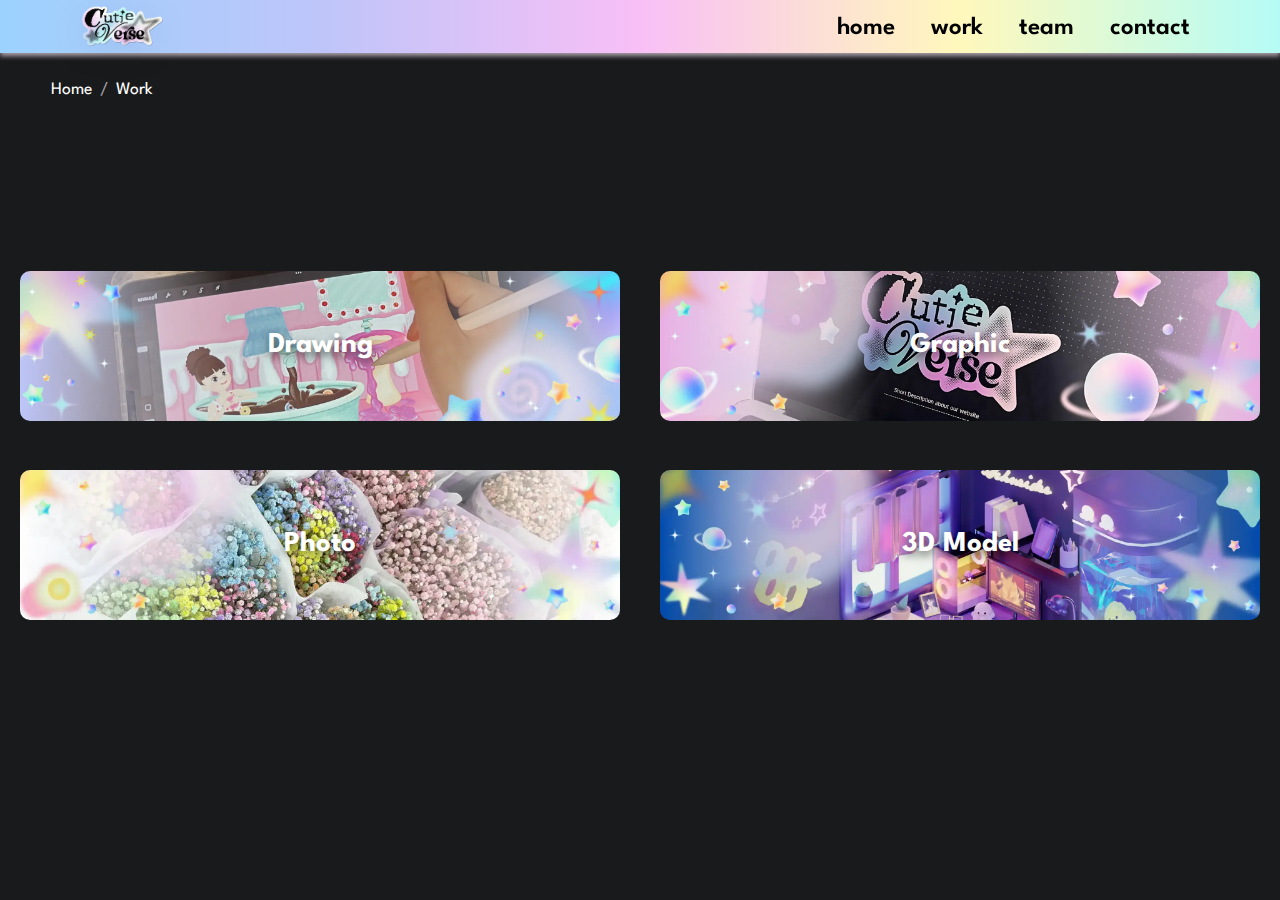
<file: work.html>
<!doctype html>
<html lang="en">
<head>
  <meta charset="utf-8" />
  <meta name="viewport" content="width=device-width, initial-scale=1" />
  <title>Cutie Verse</title>
  <link rel="icon" type="image/webp" href="logowebsticker.webp" />
  <link rel="stylesheet" href="https://cdnjs.cloudflare.com/ajax/libs/font-awesome/6.5.0/css/all.min.css">
  <!-- Google Fonts: League Spartan -->
  <link rel="preconnect" href="https://fonts.googleapis.com">
  <link rel="preconnect" href="https://fonts.gstatic.com" crossorigin>
  <!-- Bootstrap CSS -->
  <link href="https://cdn.jsdelivr.net/npm/bootstrap@5.3.2/dist/css/bootstrap.min.css" rel="stylesheet">
  <link href="https://fonts.googleapis.com/css2?family=League+Spartan:wght@100..900&display=swap" rel="stylesheet">

  <!-- Custom styles -->
  <style>:root{
  --c1: #9cd2fe; /* light blue */
  --c2: #bec5f9; /* lavender */
  --c3: #f8bff6; /* pink */
  --c4: #fffcf3; /* cream (page bg) */
  --c5: #b5fcf6; /* mint */
  --text: #111217;
  --muted: #58616a;
  --shadow: rgba(17,18,23,0.08);
}

/* Replace solid background with layered gradient using the palette */
html, body {
  height: 100%;
  margin: 0;
  background-color: #191a1c; /* พื้นดำเต็มจอ */
  font-family: "League Spartan", sans-serif;
}
 .navbar {
  z-index: 1000;
  position: fixed;
  width: 100%;
  top: 0;
  background: linear-gradient(
    90deg,
    rgba(156,210,254) 0%,
    rgba(190, 197, 249) 25%,   /* ฟ้าเข้มบนสุด */
    rgb(248, 191, 246) 50%,
    rgba(255, 248, 188) 75%,   /* ฟ้าเข้มบนสุด */
    rgb(181, 252, 246) 100%/* เขียวมิ้นต์จาง */
    
  );
  box-shadow: 0 3px 5px #b0a5af;
  padding: 0;
}
.navbar .container {
  display: flex;
  align-items: center;
  justify-content: space-between; /* logo ซ้าย, menu ขวา */
}


/* Utility class: apply palette background to sections */
.bg-palette {
  background:
    radial-gradient(420px 260px at 10% 20%, rgba(156,210,254,0.14), transparent 18%),
    radial-gradient(360px 220px at 90% 80%, rgba(190,197,249,0.10), transparent 14%),
    linear-gradient(180deg, rgba(255,255,255,0.6), rgba(255,255,255,0.25));
  border-radius: 12px;
  box-shadow: 0 8px 24px rgba(2,6,23,0.06);
}

.navbar-brand img {
  display: block;
  width: auto;
  max-height: 40px;      /* mobile */
  height: auto;
  object-fit: contain;
  filter: drop-shadow(0 6px 18px rgba(2,6,23,0.06));
}
/* Medium and up 
@media (min-width: 768px) {
  .navbar-brand img { max-height: 30px; }
}*/

/* Large and up 
@media (min-width: 1200px) {
  .navbar-brand img { max-height: 40px; }
}*/


/* Optional: adjust brand font-size if using text */
.navbar-brand .brand-text,
.navbar-brand.logo-text {
  font-size: 1.25rem;
}

/* Nav links */
.navbar .nav-link{
  font-size: 25px;
  font-weight:600;
  color: #000;
  transition: color .22s ease, background .22s ease;
  background: transparent;
  border-radius: 8px;
  padding: .35rem .35rem;
  padding-top: 0.6rem;
  margin: 0;
}
.navbar .nav-link:hover,
.navbar .nav-link:focus{
  color: #f8bff6;
  background: linear-gradient(90deg, rgba(156,210,254,0.18), rgba(181,252,246,0.08));
  box-shadow: 0 8px 22px rgba(6,35,58,0.06);
  transform: translateY(-2px);
}

/* Make active / current link stand out */
.navbar .nav-link.active{
  color: #fff;
  background: #58616a;
  border-radius: 12px;
  padding: .35rem 0;
  box-shadow: 0 14px 36px rgba(6,35,58,0.10);
  transform: translateY(-10px);
  transition: transform .45s cubic-bezier(.22,.9,.35,1), opacity .35s ease;
}

/* Toggler button (visible on light bg) */
.navbar .navbar-toggler {
  border: 1px solid rgba(6,35,58,0.06);
  background: linear-gradient(180deg, rgba(255,255,255,0.85), rgba(255,255,255,0.7));
  transition: background .18s ease, transform .12s ease;
}
.navbar .navbar-toggler:active,
.navbar .navbar-toggler:focus {
  transform: scale(.98);
}

/* Toggler icon color */
.navbar-light .navbar-toggler-icon{
  background-image: url("data:image/svg+xml;charset=utf8,%3Csvg viewBox='0 0 30 30' xmlns='http://www.w3.org/2000/svg'%3E%3Cpath stroke='%23222' stroke-width='2' stroke-linecap='round' stroke-miterlimit='10' d='M4 7h22M4 15h22M4 23h22'/%3E%3C/svg%3E");
}

/* Remove default caret */
.dropdown-toggle::after{ display:none !important; }

/* Cards / content */
main .card{
  border:0;
  border-radius:12px;
  overflow:hidden;
  box-shadow: 0 10px 30px var(--shadow);
}
.card .card-body { background: linear-gradient(180deg, rgba(255,255,255,0.85), rgba(255,255,255,0.95)); }

/* ---------- Dropdown slide & color styling ---------- */
/* Dropdown color theme (replace previous dropdown rules) */
.dropdown { position: relative; }

.dropdown-menu{
  position: absolute;
  top: 100%;
  left: 0;
  z-index: 1200;
  display: block;
  min-width: 200px;
  border-radius: 12px;
  /* new background using palette */
  background: #333 ;
  text-shadow: 0px 0px 3px #000000;
  border: 1px solid rgba(6,35,58,0.06);
  box-shadow: 0 10px 15px rgba(255, 255, 255, 0.1);
  padding: .35rem 0;
  transform: translateY(-10px);
  opacity: 0;
  visibility: hidden;
  pointer-events: none;
  transition: transform .45s cubic-bezier(.22,.9,.35,1), opacity 0.35s ease, visibility .01s linear;
  will-change: transform, opacity;
  color: var(--text);
}

/* visible state */
.dropdown.show > .dropdown-menu,
.dropdown-menu.show {
  transform: translateY(0);
  opacity: 1;
  visibility: visible;
  pointer-events: auto;
}

/* dropdown items color */
.dropdown-item{
  color: #fff;
  padding: .5rem 1rem;
  transition: background .18s ease, color .12s ease;
}

/* item hover/focus - brighter gradient accent */
.dropdown-item:hover,
.dropdown-item:focus{
  background: rgb(245, 200, 245);
  color: #000;
  transform: translateX(2px);
}

/* closing state */
.dropdown.closing > .dropdown-menu,
.dropdown-menu.closing{
  transform: translateY(-14px);
  opacity: 0;
  visibility: visible;
  pointer-events: none;
}

/* keep hover behavior on pointer devices */
@media (hover: hover) and (pointer: fine){
  .dropdown:hover > .dropdown-menu,
  .dropdown:focus-within > .dropdown-menu{
    transform: translateY(0);
    opacity: 1;
    visibility: visible;
    pointer-events: auto;
  }
}

/* Accessibility: keyboard focus shows menu */
.dropdown:focus-within > .dropdown-menu{
  transform: translateY(0);
  opacity:1;
  visibility:visible;
  pointer-events:auto;
}

/* Small polish for page */
/* Responsive spacing */
@media (min-width:768px){
  .navbar .nav-item + .nav-item{ margin-left:1.25rem; }
  .dropdown-menu{ min-width:220px; }
}

/* Footer / minor accents (use palette) */
a.logo-accent{ color: var(--c1); font-weight:700; }
.badge-palette{
  background: linear-gradient(90deg,var(--c1),var(--c2));
  color:#082032;
  border-radius:999px;
  padding:.25rem .6rem;
}
.navbar-brand {
  display: inline-flex;
  align-items: center;
  transition: transform 0.18s ease, filter 0.18s ease, box-shadow 0.18s ease;
}

.navbar-brand:hover,
.navbar-brand:focus {
  transform: scale(1.08); /* ขยายเล็กน้อย */
  filter: drop-shadow(0 8px 20px rgba(2,6,23,0.1)); /* เงาเบา */
  cursor: pointer;
}
  @media (max-width: 767.98px) {
    /* Make sure submenus are hidden and have no pointer events */
    .nav-item.dropdown > .dropdown-menu {
      display: none !important;
      visibility: hidden !important;
      opacity: 0 !important;
      pointer-events: none !important;
      height: 0 !important;
      margin: 0 !important;
      padding: 0 !important;
    }
  }
/* END NAV END NAV END NAV END NAV END NAV END NAV END NAV END NAV */
.container1 {
    display: flex;
    justify-content: center;  /* จัด table ให้อยู่ตรงกลาง */
    align-items: center;
    width: 100%;
    height: 100%;
}

table {
    margin: 0 auto;           /* กันเหนียว */
    border-collapse: collapse;
}

table td {
    text-align: center;       /* จัดเนื้อหาใน cell ให้อยู่กลาง */
    padding: 20px;
}

table img {
    display: block;
    margin: 0 auto;           /* จัดภาพใน cell ให้กลาง */
    max-width: 100%;
}

.img-box {
    position: relative;
    display: inline-block;
    transition: box-shadow 0.3s ease;
}

.img-box img {
    display: block;
    width: 100%;
    border-radius: 10px;
    transition: transform 0.3s ease;
}

.img-text {
    position: absolute;
    top: 50%;
    left: 50%;
    transform: translate(-50%, -50%);
    color: #ffffff;
    font-size: 1.8rem;
    font-weight: 700;
    text-shadow: 0 4px 10px rgba(0,0,0,0.6);
    pointer-events: none;
    transition: all 0.3s ease;
}
.img-box:hover img {
    transform: scale(1.05);
    transition: transform 0.3s ease;
    filter: blur(3px) brightness(0.7);
}

.img-box:hover {
    box-shadow: 0 20px 40px rgba(0,0,0,0.5);
    transition: box-shadow 0.3s ease;
}

.img-box:hover .img-text {
    opacity: 1;
    transition: all 0.3s ease;
    font-size: 2.5rem;
}
    .breadcrumbs {
    font-size: 1.1rem;
    display: flex;
    gap: 8px;
    align-items: center;
    color: #ffffff;
    padding-left: 4%;
    padding-top: 6%;
    position: absolute;
}

.breadcrumbs a {
    color: #ffffff;
    text-decoration: none;
}

.breadcrumbs span {
    opacity: 0.6;
}

/* ปรับเฉพาะมือถือ (ความกว้างต่ำกว่า 480px) */
@media (max-width: 480px) {

  /* ลดขนาดฟอนต์ในกรอบทั้งหมดให้เท่ากัน */
  .img-text {
    font-size: 1.2rem !important;
    line-height: 1.2 !important;
    white-space: nowrap; /* กันไม่ให้ตัดบรรทัด */
  }

  /* ลด effect hover ไม่ให้ขยายฟอนต์เกินกล่อง */
  .img-box:hover .img-text {
    font-size: 1.4rem !important;
  }

  /* ปรับภาพให้มีสัดส่วนเท่ากัน เพื่อกันไม่ให้ช่อง 3D Model ดันลง */
  .img-box img {
    height: 150px;         /* กำหนดความสูงคงที่ */
    width: 300px;         /* หรือจะใช้ 100% ก็ได้ */
    object-fit: cover;    /* ครอบภาพให้พอดีกรอบ */
  }

  /* ปรับความกว้างของ cell ให้เท่ากัน */
  table td {
    padding: 10px !important;
  }
}

</style>
<script>
  document.addEventListener('DOMContentLoaded', function () {
  var hoverCapable = window.matchMedia('(hover: hover) and (pointer: fine)').matches;

  document.querySelectorAll('.dropdown-toggle').forEach(function (toggle) {
    if (hoverCapable) {
      // remove Bootstrap click toggle on desktop so hover controls it
      toggle.removeAttribute('data-bs-toggle');
    } else {
      if (!toggle.hasAttribute('data-bs-toggle')) {
        toggle.setAttribute('data-bs-toggle', 'dropdown');
      }
    }

    // keyboard support
    toggle.addEventListener('keydown', function (e) {
      var code = e.key || e.keyCode;
      if (code === 'Enter' || code === ' ' || code === 13 || code === 32) {
        e.preventDefault();
        if (window.bootstrap && bootstrap.Dropdown) {
          var dd = bootstrap.Dropdown.getOrCreateInstance(toggle);
          dd.toggle();
        }
      }
    });
  });

  if (hoverCapable) {
    document.querySelectorAll('.dropdown').forEach(function (drop) {
      var toggle = drop.querySelector('.dropdown-toggle');
      var menu = drop.querySelector('.dropdown-menu');
      var openTimer = null;
      var closeTimer = null;
      var openDelay = 600;   // small delay before opening
      var closeDelay = 600;  // longer delay to allow pointer movement

      function doOpen() {
        clearTimeout(closeTimer);
        drop.classList.add('show');
        if (menu) menu.classList.add('show');
        if (toggle) toggle.setAttribute('aria-expanded', 'true');
      }

      function doClose() {
        clearTimeout(openTimer);
        // add closing class so CSS moves it out smoothly
        drop.classList.add('closing');
        if (menu) menu.classList.add('closing');

        // wait for transitionend on the menu, then remove classes
        var onEnd = function (e) {
          // ensure we respond to transform/opacity transition only
          if (e.propertyName !== 'transform' && e.propertyName !== 'opacity') return;
          // cleanup
          drop.classList.remove('show', 'closing');
          if (menu) menu.classList.remove('show', 'closing');
          if (toggle) toggle.setAttribute('aria-expanded', 'false');
          // remove listener
          if (menu) menu.removeEventListener('transitionend', onEnd);
        };

        // if menu exists attach listener, otherwise remove immediately
        if (menu) {
          menu.addEventListener('transitionend', onEnd);
          // fallback: if transitionend doesn't fire, force cleanup after timeout (match CSS duration + margin)
          setTimeout(function () {
            if (drop.classList.contains('closing')) {
              drop.classList.remove('show', 'closing');
              if (menu) menu.classList.remove('show', 'closing');
              if (toggle) toggle.setAttribute('aria-expanded', 'false');
              if (menu) menu.removeEventListener('transitionend', onEnd);
            }
          }, 700); // should be longer than CSS transition (.45s -> 700ms)
        } else {
          drop.classList.remove('show', 'closing');
          if (toggle) toggle.setAttribute('aria-expanded', 'false');
        }
      }

      // attach listeners to the container, the toggle and the menu so moving between them won't close
      [drop, toggle, menu].forEach(function (el) {
        if (!el) return;
        el.addEventListener('mouseenter', function () {
          clearTimeout(closeTimer);
          openTimer = setTimeout(doOpen, openDelay);
        });
        el.addEventListener('mouseleave', function () {
          clearTimeout(openTimer);
          closeTimer = setTimeout(doClose, closeDelay);
        });
      });

      // optional: keep menu open while focusing inside (keyboard)
      drop.addEventListener('focusin', function () {
        clearTimeout(closeTimer);
        doOpen();
      });
      drop.addEventListener('focusout', function () {
        clearTimeout(openTimer);
        closeTimer = setTimeout(doClose, closeDelay);
      });
    });
  }
});
</script>
</head>
<body>

  <!-- เอา bg-white ออก หรือใช้ navbar-gradient -->
  <nav class="navbar navbar-expand-md navbar-light navbar-gradient">
    <div class="container">
      <!-- Left: logo -->
      <a class="navbar-brand fw-bold mb-0" href="index.html"><img src="logowebsticker.webp" alt="logo"></a>

      <!-- Toggler for small screens -->
      <button class="navbar-toggler" type="button" data-bs-toggle="collapse" data-bs-target="#mainNav"
              aria-controls="mainNav" aria-expanded="false" aria-label="Toggle navigation">
        <span class="navbar-toggler-icon"></span>
      </button>

      <!-- Right: menu -->
      <div class="collapse navbar-collapse" id="mainNav">
        <ul class="navbar-nav ms-auto align-items-center">
          <li class="nav-item">
            <a class="nav-link" href="index.html">home</a>
          </li>

          <li class="nav-item dropdown">
            <a class="nav-link dropdown-toggle" href="work.html" id="workDropdown" role="button"
               data-bs-toggle="dropdown" aria-expanded="false">
              work
            </a>
            <ul class="dropdown-menu dropdown-menu-end" aria-labelledby="workDropdown">
              <li><a class="dropdown-item" href="drawing.html">Drawing</a></li>
              <li><a class="dropdown-item" href="graphic.html">Graphic</a></li>
              <li><a class="dropdown-item" href="photo.html">Photo</a></li>
              <li><a class="dropdown-item" href="3D.html">3D Model</a></li>
            </ul>
          </li>
          <li class="nav-item">
            <a class="nav-link" href="team.html">team</a>
          </li>

          <li class="nav-item">
            <a class="nav-link" href="contact.html">contact</a>
          </li>
        </ul>
      </div>
    </div>
  </nav>
        <div class="breadcrumbs">
          <a href="index.html">Home</a>
          <span>/</span>
          <a href="work.html">Work</a>
        </div>
        <div class="container1">  
            <table>
            <tr>
              <td>
                <a class="nav-link" href="drawing.html">
                  <div class="img-box">
                    <img src="drawingg.webp" alt="">
                    <span class="img-text">Drawing</span>
                  </div>
                </a>
              </td>
              <td>
                <a class="nav-link" href="graphic.html">
                  <div class="img-box">
                    <img src="graphicc.webp" alt="">
                    <span class="img-text">Graphic</span>
                  </div>
                </a>
              </td>
            </tr>
            <tr>
              <td>
                <a class="nav-link" href="photo.html">
                <div class="img-box">
                  <img src="photoo.webp" alt="">
                  <span class="img-text">Photo</span>
                </div>
              </a>
              </td>
              <td>
                <a class="nav-link" href="3D.html">
                  <div class="img-box">
                    <img src="3d.webp" alt="">
                    <span class="img-text">3D Model</span>
                  </div>
                </a>
              </td>
            </tr>
            
          </table>
        </div>
  <!-- Bootstrap JS (bundle includes Popper) -->
  <script src="https://cdn.jsdelivr.net/npm/bootstrap@5.3.2/dist/js/bootstrap.bundle.min.js"></script>

  <!-- Custom dropdown/toggler logic (moved to after bootstrap) -->
  <script>
  document.addEventListener('DOMContentLoaded', function () {
    var hoverCapable = window.matchMedia('(hover: hover) and (pointer: fine)').matches;

    function updateDropdownBehavior() {
      var isSmallScreen = window.matchMedia('(max-width: 767.98px)').matches;
      document.querySelectorAll('.dropdown-toggle').forEach(function (toggle) {
        if (isSmallScreen) {
          toggle.removeAttribute('data-bs-toggle'); // mobile: no dropdown submenu
          toggle.setAttribute('aria-expanded', 'false');
        } else {
          if (hoverCapable) {
            toggle.removeAttribute('data-bs-toggle');
          } else {
            if (!toggle.hasAttribute('data-bs-toggle')) {
              toggle.setAttribute('data-bs-toggle', 'dropdown');
            }
          }
        }
      });

      // Close open dropdowns/collapses when switching to small screen
      if (isSmallScreen && window.bootstrap) {
        document.querySelectorAll('.dropdown.show').forEach(function(drop){
          var toggle = drop.querySelector('.dropdown-toggle');
          if (toggle) {
            var dd = bootstrap.Dropdown.getInstance(toggle);
            if (dd) dd.hide();
          }
        });
        document.querySelectorAll('.collapse.show').forEach(function(c){
          var bs = bootstrap.Collapse.getInstance(c);
          if (bs) bs.hide();
        });
      }
    }

    updateDropdownBehavior();
    var resizeTimer;
    window.addEventListener('resize', function () {
      clearTimeout(resizeTimer);
      resizeTimer = setTimeout(updateDropdownBehavior, 120);
    });
    window.addEventListener('orientationchange', updateDropdownBehavior);

    // Debug helper: log toggler clicks (ลบออกหลังทดสอบ)
    document.querySelectorAll('.navbar-toggler').forEach(btn => btn.addEventListener('click', () => console.debug('toggler clicked')));
  });
  </script>
</body>

</html>
</file>
<file: contact2.css>
:root{
  --c1: #9cd2fe; /* light blue */
  --c2: #bec5f9; /* lavender */
  --c3: #f8bff6; /* pink */
  --c4: #fffcf3; /* cream (page bg) */
  --c5: #b5fcf6; /* mint */
  --text: #111217;
  --muted: #58616a;
  --shadow: rgba(17,18,23,0.08);
}

/* Base styles */
html, body {
  height: 100%;
  margin: 0;
  background-color: #191a1c;
  font-family: "League Spartan", sans-serif;
}

 .navbar {
  z-index: 1000;
  position: fixed;
  width: 100%;
  top: 0;
  background: linear-gradient(
    90deg,
    rgba(156,210,254) 0%,
    rgba(190, 197, 249) 25%,   /* ฟ้าเข้มบนสุด */
    rgb(248, 191, 246) 50%,
    rgba(255, 248, 188) 75%,   /* ฟ้าเข้มบนสุด */
    rgb(181, 252, 246) 100%/* เขียวมิ้นต์จาง */
    
  );
  box-shadow: 0 3px 5px #b0a5af;
  padding: 0;
}
.navbar .container {
  display: flex;
  align-items: center;
  justify-content: space-between; /* logo ซ้าย, menu ขวา */
}


/* Utility class: apply palette background to sections */
.bg-palette {
  background:
    radial-gradient(420px 260px at 10% 20%, rgba(156,210,254,0.14), transparent 18%),
    radial-gradient(360px 220px at 90% 80%, rgba(190,197,249,0.10), transparent 14%),
    linear-gradient(180deg, rgba(255,255,255,0.6), rgba(255,255,255,0.25));
  border-radius: 12px;
  box-shadow: 0 8px 24px rgba(2,6,23,0.06);
}

.navbar-brand img {
  display: block;
  width: auto;
  max-height: 40px;      /* mobile */
  height: auto;
  object-fit: contain;
  filter: drop-shadow(0 6px 18px rgba(2,6,23,0.06));
}
/* Medium and up 
@media (min-width: 768px) {
  .navbar-brand img { max-height: 30px; }
}*/

/* Large and up 
@media (min-width: 1200px) {
  .navbar-brand img { max-height: 40px; }
}*/


/* Optional: adjust brand font-size if using text */
.navbar-brand .brand-text,
.navbar-brand.logo-text {
  font-size: 1.25rem;
}

/* Nav links */
.navbar .nav-link{
  font-size: 25px;
  font-weight:600;
  color: #000;
  transition: color .22s ease, background .22s ease;
  background: transparent;
  border-radius: 8px;
  padding: .35rem .35rem;
  padding-top: 0.6rem;
  margin: 0;
}
.navbar .nav-link:hover,
.navbar .nav-link:focus{
  color: #f8bff6;
  background: linear-gradient(90deg, rgba(156,210,254,0.18), rgba(181,252,246,0.08));
  box-shadow: 0 8px 22px rgba(6,35,58,0.06);
  transform: translateY(-2px);
}

/* Make active / current link stand out */
.navbar .nav-link.active{
  color: #fff;
  background: #58616a;
  border-radius: 12px;
  padding: .35rem 0;
  box-shadow: 0 14px 36px rgba(6,35,58,0.10);
  transform: translateY(-10px);
  transition: transform .45s cubic-bezier(.22,.9,.35,1), opacity .35s ease;
}

/* Toggler button (visible on light bg) */
.navbar .navbar-toggler {
  border: 1px solid rgba(6,35,58,0.06);
  background: linear-gradient(180deg, rgba(255,255,255,0.85), rgba(255,255,255,0.7));
  transition: background .18s ease, transform .12s ease;
}
.navbar .navbar-toggler:active,
.navbar .navbar-toggler:focus {
  transform: scale(.98);
}

/* Toggler icon color */
.navbar-light .navbar-toggler-icon{
  background-image: url("data:image/svg+xml;charset=utf8,%3Csvg viewBox='0 0 30 30' xmlns='http://www.w3.org/2000/svg'%3E%3Cpath stroke='%23222' stroke-width='2' stroke-linecap='round' stroke-miterlimit='10' d='M4 7h22M4 15h22M4 23h22'/%3E%3C/svg%3E");
}

/* Remove default caret */
.dropdown-toggle::after{ display:none !important; }

/* Cards / content */
main .card{
  border:0;
  border-radius:12px;
  overflow:hidden;
  box-shadow: 0 10px 30px var(--shadow);
}
.card .card-body { background: linear-gradient(180deg, rgba(255,255,255,0.85), rgba(255,255,255,0.95)); }

/* ---------- Dropdown slide & color styling ---------- */
/* Dropdown color theme (replace previous dropdown rules) */
.dropdown { position: relative; }

.dropdown-menu{
  position: absolute;
  top: 100%;
  left: 0;
  z-index: 1200;
  display: block;
  min-width: 200px;
  border-radius: 12px;
  /* new background using palette */
  background: #333 ;
  text-shadow: 0px 0px 3px #000000;
  border: 1px solid rgba(6,35,58,0.06);
  box-shadow: 0 10px 15px rgba(255, 255, 255, 0.1);
  padding: .35rem 0;
  transform: translateY(-10px);
  opacity: 0;
  visibility: hidden;
  pointer-events: none;
  transition: transform .45s cubic-bezier(.22,.9,.35,1), opacity 0.35s ease, visibility .01s linear;
  will-change: transform, opacity;
  color: var(--text);
}

/* visible state */
.dropdown.show > .dropdown-menu,
.dropdown-menu.show {
  transform: translateY(0);
  opacity: 1;
  visibility: visible;
  pointer-events: auto;
}

/* dropdown items color */
.dropdown-item{
  color: #fff;
  padding: .5rem 1rem;
  transition: background .18s ease, color .12s ease;
}

/* item hover/focus - brighter gradient accent */
.dropdown-item:hover,
.dropdown-item:focus{
  background: rgb(245, 200, 245);
  color: #000;
  transform: translateX(2px);
}

/* closing state */
.dropdown.closing > .dropdown-menu,
.dropdown-menu.closing{
  transform: translateY(-14px);
  opacity: 0;
  visibility: visible;
  pointer-events: none;
}

/* keep hover behavior on pointer devices */
@media (hover: hover) and (pointer: fine){
  .dropdown:hover > .dropdown-menu,
  .dropdown:focus-within > .dropdown-menu{
    transform: translateY(0);
    opacity: 1;
    visibility: visible;
    pointer-events: auto;
  }
}

/* Accessibility: keyboard focus shows menu */
.dropdown:focus-within > .dropdown-menu{
  transform: translateY(0);
  opacity:1;
  visibility:visible;
  pointer-events:auto;
}

/* Small polish for page */
/* Responsive spacing */
@media (min-width:768px){
  .navbar .nav-item + .nav-item{ margin-left:1.25rem; }
  .dropdown-menu{ min-width:220px; }
}

/* Footer / minor accents (use palette) */
a.logo-accent{ color: var(--c1); font-weight:700; }
.badge-palette{
  background: linear-gradient(90deg,var(--c1),var(--c2));
  color:#082032;
  border-radius:999px;
  padding:.25rem .6rem;
}
.navbar-brand {
  display: inline-flex;
  align-items: center;
  transition: transform 0.18s ease, filter 0.18s ease, box-shadow 0.18s ease;
}

.navbar-brand:hover,
.navbar-brand:focus {
  transform: scale(1.08); /* ขยายเล็กน้อย */
  filter: drop-shadow(0 8px 20px rgba(2,6,23,0.1)); /* เงาเบา */
  cursor: pointer;
}
  @media (max-width: 767.98px) {
    /* Make sure submenus are hidden and have no pointer events */
    .nav-item.dropdown > .dropdown-menu {
      display: none !important;
      visibility: hidden !important;
      opacity: 0 !important;
      pointer-events: none !important;
      height: 0 !important;
      margin: 0 !important;
      padding: 0 !important;
    }
  }

/* Contact page */
.container-contact { position: relative; width: 100%; min-height: 100vh; overflow: hidden; }
.contact-wrapper, .wrapper-item2, .contact-details { position: relative; z-index: 2; }

.contact-details {
  margin-top: 250px;
  flex: 1;
  display: flex;
  flex-direction: column;
  justify-content: center;
  align-items: center;
  gap: 15px;
  background-color: #ffffff;
  height: auto;
  width: 70%;
  border-radius: 30px;
  padding-bottom: 40px;
  overflow: visible;
  position: relative;
  right: -20px;
}

.contact-item1 { font-size: 100px; font-weight: 700; color: #000; }
.cont-fb, .cont-ig, .cont-tiktok { margin: 10px 0; }
.cont-fb a, .cont-ig a, .cont-tiktok a {
  display: flex;
  text-decoration: none;
  font-size: 1.2rem;
  font-weight: 600;
  color: #333;
  transition: color 0.3s;
  height: 50px;
  width: 300px;
  border-radius: 20px;
  background-color: #b1b1b1;
  align-items: center;
  justify-content: center;
  position: relative;
}
.contact-details p { margin: 0; padding-left: 20px; line-height: 0; }
.contact-details i { position: absolute; left: 25px; }
.cont-fb a:hover { color: #1877f2; }
.cont-ig a:hover { color: #e1306c; }
.cont-tiktok a:hover { color: #000; }

.wrapper-item2 { position: absolute; width: 50%; height: 100vh; top: 100px; right: 0; justify-content: center; align-items: center; display: flex; }
.contact-item2 { position: absolute; top: 0px; border-radius: 10px; overflow: hidden; left: 90px; }
.contact-item2 img { height: 80vh; }
.wrapper-item2 img:hover { transform: scale(1.05); box-shadow: 0 25px 50px rgba(99, 99, 99, 0.45); }

.star-left, .star-right { position: absolute; top: 0; height: 100%; object-fit: cover; z-index: 0; pointer-events: none; }
.star-left { left: 0; width: 50%; opacity: .8; }
.star-right { right: 0; width: 50%; opacity: .7; }

/* Footer */
.footer { background: linear-gradient(to right, #b4f0ff, #e0c3fc, #fbc2eb); color: #000; padding: 20px 0; text-align: center; font-weight: 600; position: relative; bottom: 0; width: 100%; }
.footer-content { display: flex; flex-direction: column; align-items: center; gap: 10px; }
.social-links a { color: #000; margin: 0 8px; font-size: 1.2rem; transition: transform 0.3s, color 0.3s; }
.social-links a:hover { transform: scale(1.2); color: #ff66c4; }

/* ================= Responsive ================= */

@media (max-width: 360px) {
  body {
    display: flex;
    flex-direction: column;
    min-height: 100vh;
    margin: 0;
    background-color: #191a1c;
    align-items: center;
  }

  /* Navbar */
  .navbar {
    padding: 5px 10px;
  }
  .navbar .nav-link {
    font-size: 16px; /* เล็กลง */
    padding: 0.25rem 0.5rem;
    margin: 0 2px;
  }
  .navbar-brand img {
    max-height: 25px;
  }

  /* Contact container */
  .contact-details {
    width: 95%;
    margin: 120px 0 20px 0;
    padding: 30px 20px 40px;
    border-radius: 20px;
    display: flex;
    flex-direction: column;
    align-items: center;
    gap: 25px;
    background-color: #fff;
  }

  /* Contact title */
  .contact-item1 {
    font-size: 24px;
    text-align: center;
    line-height: 1.5; /* เพิ่มบรรทัดเว้นให้เพียงพอ */
    word-wrap: break-word;
    overflow-wrap: break-word;
  }

  /* Contact text */
  .contact-details p {
    font-size: 0.95rem;
    line-height: 1.6; /* เพิ่มความสูงบรรทัด */
    padding-left: 80px;
    padding-right: 20px;
    text-align: center;
    word-wrap: break-word;
    overflow-wrap: break-word;
    margin-left: 0;
    margin-right: 20px
  }

  /* Social buttons */
  .cont-fb a, .cont-ig a, .cont-tiktok a {
    width: 100%;
    font-size: 0.95rem;
    font-weight: 600;
    height: 50px;
    margin-bottom: 15px;
    padding-right: 20px;
    justify-content: center;
    align-items: center;
    display: flex;
    word-break: break-word;
    text-align: center;
  }
  .contact-details i {
    left: 15px;
    font-size: 1.1rem;
  }

  /* Hide images for mobile */
  .wrapper-item2, 
  .contact-item2, 
  .wrapper-item2 img, 
  .star-left, 
  .star-right {
    display: none !important;
  }

  /* Footer */
  .footer {
    margin-top: auto;
    width: 100%;
    text-align: center;
    font-size: 0.9rem;
    padding: 15px 0;
  }
}




/* Tablet / iPad (768x1024) */
@media (min-width: 481px) and (max-width: 1024px) {
  .contact-wrapper { width: 70%; margin-left: 50px; }
  .contact-item1 { font-size: 70px; }
  .cont-fb a, .cont-ig a, .cont-tiktok a { width: 250px; font-size: 1.1rem; height: 50px; }

  .wrapper-item2 { 
    width: 50%; 
    top: 200px; /* เพิ่มจาก 50px → 120px เพื่อเลื่อนรูปลง */
    right: 0; 
  }
  
  .contact-item2 img { 
    height: 65vh;  /* ขนาดเดิม */
    left: 50px; 
  }

  .star-left, .star-right { width: 50vw; height: 100vh; }
  .navbar .nav-link { font-size: 22px; }
}


/* Desktop / Full HD (1920x1080) */
@media (min-width: 1025px) {
  .contact-wrapper { width: 50%; margin-left: 170px; }
  .contact-item1 { font-size: 100px; }
  .cont-fb a, .cont-ig a, .cont-tiktok a { width: 300px; font-size: 1.2rem; height: 50px; }
  .wrapper-item2 { width: 50%; top: 100px; right: 0; }
  .contact-item2 img { height: 80vh; left: 90px; }
  .star-left, .star-right { width: 50vw; height: 100vh; }
  .navbar .nav-link { font-size: 25px; }
}

@media (max-width: 360px) {

  /* Contact container */
  .contact-details {
    width: 85%;               /* <<< ลดความกว้างลง */
    max-width: 300px;         /* <<< กันไม่ให้ใหญ่เกิน */
    margin: 140px auto 20px;  /* <<< ชิดกลาง + มีระยะขอบ */
    padding: 30px 20px 40px;
    border-radius: 20px;
    display: flex;
    flex-direction: column;
    align-items: center;
    gap: 25px;
    background-color: #fff;
    right: 0 !important;
  }

  /* Wrapper */
  .contact-wrapper {
    width: 100%;
    margin: 0 auto;
    display: flex;
    justify-content: center; 
  }
}
</file>
<file: team.css>
:root{
  --c1: #9cd2fe; /* light blue */
  --c2: #bec5f9; /* lavender */
  --c3: #f8bff6; /* pink */
  --c4: #fffcf3; /* cream (page bg) */
  --c5: #b5fcf6; /* mint */
  --text: #111217;
  --muted: #58616a;
  --shadow: rgba(17,18,23,0.08);
}

/* Replace solid background with layered gradient using the palette */
html, body {
  height: 100%;
  margin: 0;
  background-color: #191a1c; /* พื้นดำเต็มจอ */
  font-family: 'League Spartan', sans-serif;
}

 .navbar {
  z-index: 1000;
  position: fixed;
  width: 100%;
  top: 0;
  background: linear-gradient(
    90deg,
    rgba(156,210,254) 0%,
    rgba(190, 197, 249) 25%,   /* ฟ้าเข้มบนสุด */
    rgb(248, 191, 246) 50%,
    rgba(255, 248, 188) 75%,   /* ฟ้าเข้มบนสุด */
    rgb(181, 252, 246) 100%/* เขียวมิ้นต์จาง */
    
  );
  box-shadow: 0 3px 5px #b0a5af;
  padding: 0;
}
.navbar .container {
  display: flex;
  align-items: center;
  justify-content: space-between; /* logo ซ้าย, menu ขวา */
}


/* Utility class: apply palette background to sections */
.bg-palette {
  background:
    radial-gradient(420px 260px at 10% 20%, rgba(156,210,254,0.14), transparent 18%),
    radial-gradient(360px 220px at 90% 80%, rgba(190,197,249,0.10), transparent 14%),
    linear-gradient(180deg, rgba(255,255,255,0.6), rgba(255,255,255,0.25));
  border-radius: 12px;
  box-shadow: 0 8px 24px rgba(2,6,23,0.06);
}

.navbar-brand img {
  display: block;
  width: auto;
  max-height: 40px;      /* mobile */
  height: auto;
  object-fit: contain;
  filter: drop-shadow(0 6px 18px rgba(2,6,23,0.06));
}
/* Medium and up 
@media (min-width: 768px) {
  .navbar-brand img { max-height: 30px; }
}*/

/* Large and up 
@media (min-width: 1200px) {
  .navbar-brand img { max-height: 40px; }
}*/


/* Optional: adjust brand font-size if using text */
.navbar-brand .brand-text,
.navbar-brand.logo-text {
  font-size: 1.25rem;
}

/* Nav links */
.navbar .nav-link{
  font-size: 25px;
  font-weight:600;
  color: #000;
  transition: color .22s ease, background .22s ease;
  background: transparent;
  border-radius: 8px;
  padding: .35rem .35rem;
  padding-top: 0.6rem;
  margin: 0;
}
.navbar .nav-link:hover,
.navbar .nav-link:focus{
  color: #f8bff6;
  background: linear-gradient(90deg, rgba(156,210,254,0.18), rgba(181,252,246,0.08));
  box-shadow: 0 8px 22px rgba(6,35,58,0.06);
  transform: translateY(-2px);
}

/* Make active / current link stand out */
.navbar .nav-link.active{
  color: #fff;
  background: #58616a;
  border-radius: 12px;
  padding: .35rem 0;
  box-shadow: 0 14px 36px rgba(6,35,58,0.10);
  transform: translateY(-10px);
  transition: transform .45s cubic-bezier(.22,.9,.35,1), opacity .35s ease;
}

/* Toggler button (visible on light bg) */
.navbar .navbar-toggler {
  border: 1px solid rgba(6,35,58,0.06);
  background: linear-gradient(180deg, rgba(255,255,255,0.85), rgba(255,255,255,0.7));
  transition: background .18s ease, transform .12s ease;
}
.navbar .navbar-toggler:active,
.navbar .navbar-toggler:focus {
  transform: scale(.98);
}

/* Toggler icon color */
.navbar-light .navbar-toggler-icon{
  background-image: url("data:image/svg+xml;charset=utf8,%3Csvg viewBox='0 0 30 30' xmlns='http://www.w3.org/2000/svg'%3E%3Cpath stroke='%23222' stroke-width='2' stroke-linecap='round' stroke-miterlimit='10' d='M4 7h22M4 15h22M4 23h22'/%3E%3C/svg%3E");
}

/* Remove default caret */
.dropdown-toggle::after{ display:none !important; }

/* Cards / content */
main .card{
  border:0;
  border-radius:12px;
  overflow:hidden;
  box-shadow: 0 10px 30px var(--shadow);
}
.card .card-body { background: linear-gradient(180deg, rgba(255,255,255,0.85), rgba(255,255,255,0.95)); }

/* ---------- Dropdown slide & color styling ---------- */
/* Dropdown color theme (replace previous dropdown rules) */
.dropdown { position: relative; }

.dropdown-menu{
  position: absolute;
  top: 100%;
  left: 0;
  z-index: 1200;
  display: block;
  min-width: 200px;
  border-radius: 12px;
  /* new background using palette */
  background: #333 ;
  text-shadow: 0px 0px 3px #000000;
  border: 1px solid rgba(6,35,58,0.06);
  box-shadow: 0 10px 15px rgba(255, 255, 255, 0.1);
  padding: .35rem 0;
  transform: translateY(-10px);
  opacity: 0;
  visibility: hidden;
  pointer-events: none;
  transition: transform .45s cubic-bezier(.22,.9,.35,1), opacity 0.35s ease, visibility .01s linear;
  will-change: transform, opacity;
  color: var(--text);
}

/* visible state */
.dropdown.show > .dropdown-menu,
.dropdown-menu.show {
  transform: translateY(0);
  opacity: 1;
  visibility: visible;
  pointer-events: auto;
}

/* dropdown items color */
.dropdown-item{
  color: #fff;
  padding: .5rem 1rem;
  transition: background .18s ease, color .12s ease;
}

/* item hover/focus - brighter gradient accent */
.dropdown-item:hover,
.dropdown-item:focus{
  background: rgb(245, 200, 245);
  color: #000;
  transform: translateX(2px);
}

/* closing state */
.dropdown.closing > .dropdown-menu,
.dropdown-menu.closing{
  transform: translateY(-14px);
  opacity: 0;
  visibility: visible;
  pointer-events: none;
}

/* keep hover behavior on pointer devices */
@media (hover: hover) and (pointer: fine){
  .dropdown:hover > .dropdown-menu,
  .dropdown:focus-within > .dropdown-menu{
    transform: translateY(0);
    opacity: 1;
    visibility: visible;
    pointer-events: auto;
  }
}

/* Accessibility: keyboard focus shows menu */
.dropdown:focus-within > .dropdown-menu{
  transform: translateY(0);
  opacity:1;
  visibility:visible;
  pointer-events:auto;
}

/* Small polish for page */
/* Responsive spacing */
@media (min-width:768px){
  .navbar .nav-item + .nav-item{ margin-left:1.25rem; }
  .dropdown-menu{ min-width:220px; }
}

/* Footer / minor accents (use palette) */
a.logo-accent{ color: var(--c1); font-weight:700; }
.badge-palette{
  background: linear-gradient(90deg,var(--c1),var(--c2));
  color:#082032;
  border-radius:999px;
  padding:.25rem .6rem;
}
.navbar-brand {
  display: inline-flex;
  align-items: center;
  transition: transform 0.18s ease, filter 0.18s ease, box-shadow 0.18s ease;
}

.navbar-brand:hover,
.navbar-brand:focus {
  transform: scale(1.08); /* ขยายเล็กน้อย */
  filter: drop-shadow(0 8px 20px rgba(2,6,23,0.1)); /* เงาเบา */
  cursor: pointer;
}
.breadcrumbs {
    font-size: 1.1rem;
    padding-left: 4%;
}
    .breadcrumbs a {
    color: #ffffff;
    text-decoration: none;
    }

    .breadcrumbs span {
    opacity: 0.6;
    color: #ffffff;
    }
.text-box {
  color: rgb(255, 255, 255);                /* สีตัวอักษร */
  text-align: center;          /* จัดข้อความให้อยู่กลาง */
  font-size: 100px; 
  padding: 30px;               /* เว้นระยะรอบข้อความ */
  border-radius: 40px;         /* ทำมุมให้โค้งมน */
  width: 60%;       /* กำหนดความกว้าง (เช่น 80% ของหน้าจอ) */
  margin: 60px auto;           /* จัดให้อยู่กลางแนวนอนและห่างจากด้านบนล่าง */
  font-family: 'Poppins', sans-serif; /* ฟอนต์ (เลือกได้ตามชอบ) */
  margin-top: 100px;
  bottom: 0;
  position: absolute;
  left: 50%;
  transform: translateX(-50%);
  text-shadow: #000 2px 2px 4px;
  font-weight: 100;
  font-family: 'Krifon Regular', sans-serif;
}

@media (max-width: 768px) {
  .text-box {
    font-size: 50px; /* ปรับขนาดตัวอักษรสำหรับหน้าจอเล็ก */
    width: 80%;      /* ปรับความกว้างสำหรับหน้าจอเล็ก */
    padding: 20px;   /* ปรับระยะรอบข้อความสำหรับหน้าจอเล็ก */
  }
}
@media (max-width: 360px) {
  .text-box {
    font-size: 30px; /* ปรับขนาดตัวอักษรสำหรับหน้าจอเล็กมาก */
    width: 90%;      /* ปรับความกว้างสำหรับหน้าจอเล็กมาก */
  }
}
.imgteam-box img {
    width: 100%;
    display: block;
    top: 56px;
    position: absolute;
    box-shadow: 0 15px 40px rgba(0, 0, 0, 0.15);
    -webkit-mask-image: linear-gradient(to bottom,
    rgba(0, 0, 0, 1) 70%, /* 70% แรกทึบเต็มที่ (สีดำ = ทึบ) */
    rgba(0, 0, 0, 0) 100%  /* 30% สุดท้ายไล่ระดับไปจนโปร่งใส (สีขาว = ทึบ, สีดำ = โปร่งใสในกรณี mask-image) */
  );
  mask-image: linear-gradient(to bottom,
    rgba(0, 0, 0, 1) 70%,
    rgba(0, 0, 0, 0) 100%
  );
}

.imgteam{
    height: 100vh;
    width: 100%;
}

.font-face {
  font-family: 'Krifon';
  src: url('fonts/Krifon-Regular.ttf') format('truetype');
  font-weight: normal;
  font-style: normal;
}

.member {
 display:grid;
 grid-template-columns: repeat(3, minmax(250px, 1fr));
 gap: 100px;
 padding: 120px;
 max-width: 1500px;
 margin: 0 auto;
 padding-bottom: 100px;
}

@media (max-width: 768px) {
  .member {
    grid-template-columns: repeat(2, minmax(200px, 1fr));
    gap: 60px;
  }
}
@media (max-width: 1024px) {
      .member {
    grid-template-columns: repeat(3, minmax(200px, 1fr));
    gap: 60px;
  }
}
.member-box img {
    width: 100%;
    border-radius: 20px;
    object-fit: cover;
    box-shadow: 0 15px 40px rgba(99, 99, 99, 0.41);
    transition: transform 0.3s , box-shadow 0.3s ;
}

.member-box img:hover {
    transform: scale(1.05);
    box-shadow: 0 25px 50px rgba(99, 99, 99, 0.45);

}

.member .member-box {
   position: relative;
   overflow: hidden;
   border-radius: 20px;
}

.member .member-box::after {
   content: "";
   position: absolute;
   top: 0;
   left: 0;
   width: 100%;
   height: 100%;
   background: linear-gradient(180deg, rgba(0, 0, 0, 0) 60%, rgba(0, 0, 0, 0.7) 100%);
   opacity: 0;
   transition: opacity 0.3s;
   z-index: 1;
}

.member .member-box:hover::after {
   opacity: 1;
}
.member .member-box::before {
    content: attr(data-name);
    position: absolute;
    left: 50%;
    bottom: 15px;
    transform: translateX(-50%);
    color: white;
    font-size: 1.3rem;
    font-weight: 600;
    opacity: 0;
    z-index: 2;
    transition: opacity 0.3s ease;
}

.member .member-box:hover::before {
    opacity: 1;
}

@media (max-width: 360px) {
  .member {
    grid-template-columns: 1fr;
    justify-content: center;
    padding: 40px;
    gap: 40px;
  }
}
.footer {
  background: linear-gradient(to right, #b4f0ff, #e0c3fc, #fbc2eb); /* ไล่สีพาสเทล */
  color: #000;
  padding: 20px 0;
  text-align: center;
  font-weight: 600;
  position: relative;
  bottom: 0;
  width: 100%;
  
}

.footer-content {
  display: flex;
  flex-direction: column;
  align-items: center;
  gap: 10px;
}

.social-links a {
  color: #000;
  margin: 0 8px;
  font-size: 1.2rem;
  transition: transform 0.3s, color 0.3s;
}

.social-links a:hover {
  transform: scale(1.2);
  color: #ff66c4;
}

.member-box .name {
  color: #fff;
  text-align: center;
  font-size: 1.3rem;
  margin-top: 12px;
  font-weight: 600;
}

.member-box .role {
  color: #ccc;
  text-align: center;
  font-size: 1rem;
  margin-top: -5px;
  font-weight: 400;
}

.member-box .name {
  color: #fff;
  text-align: center;
  font-size: 1.3rem;
  margin-top: 18px;   /* เดิม 12px → เพิ่มให้มันลงล่าง */
  font-weight: 600;
}

.member-box .role {
  color: #ccc;
  text-align: center;
  font-size: 1rem;
  margin-top: 6px;   /* เดิม -5px → ให้เป็นบวกจะลงล่าง */
  font-weight: 400;
}

.member-box .role {
  color: #ccc;
  text-align: center;
  font-size: 1rem;
  margin-top: 0px;   /* เดิมประมาณ 6px → ปรับให้ชิดกับชื่อมากขึ้น */
  font-weight: 400;
}
 
/* ลดพื้นที่ส่วนภาพในมือถือ */
@media (max-width: 768px) {

  .imgteam {
      height: 30vh; /* เดิม 100vh → ลดลงครึ่งนึง */
  }

  .text-box {
      margin-top: 30px; /* เดิม 100px → ลดลง */
      font-size: 40px;  /* ย่อให้ไม่ดันพื้นที่เพิ่ม */
  }

  .imgteam-box img {
      top: 40px; /* ลดตำแหน่งภาพลงเพื่อไม่ให้กินพื้นที่ */
  }

}

/* Tablet: ทำให้ Our Team เล็กลง */
@media (min-width: 768px) and (max-width: 1024px) {
  .text-box {
    font-size: 70px;  /* จากเดิม 100px → 70px */
    margin-top: 70px; /* ลดช่องว่างลงด้วย */
    height: 30vh; /* เดิม 100vh → ลดลงครึ่งนึง */
  }
}
</file>
